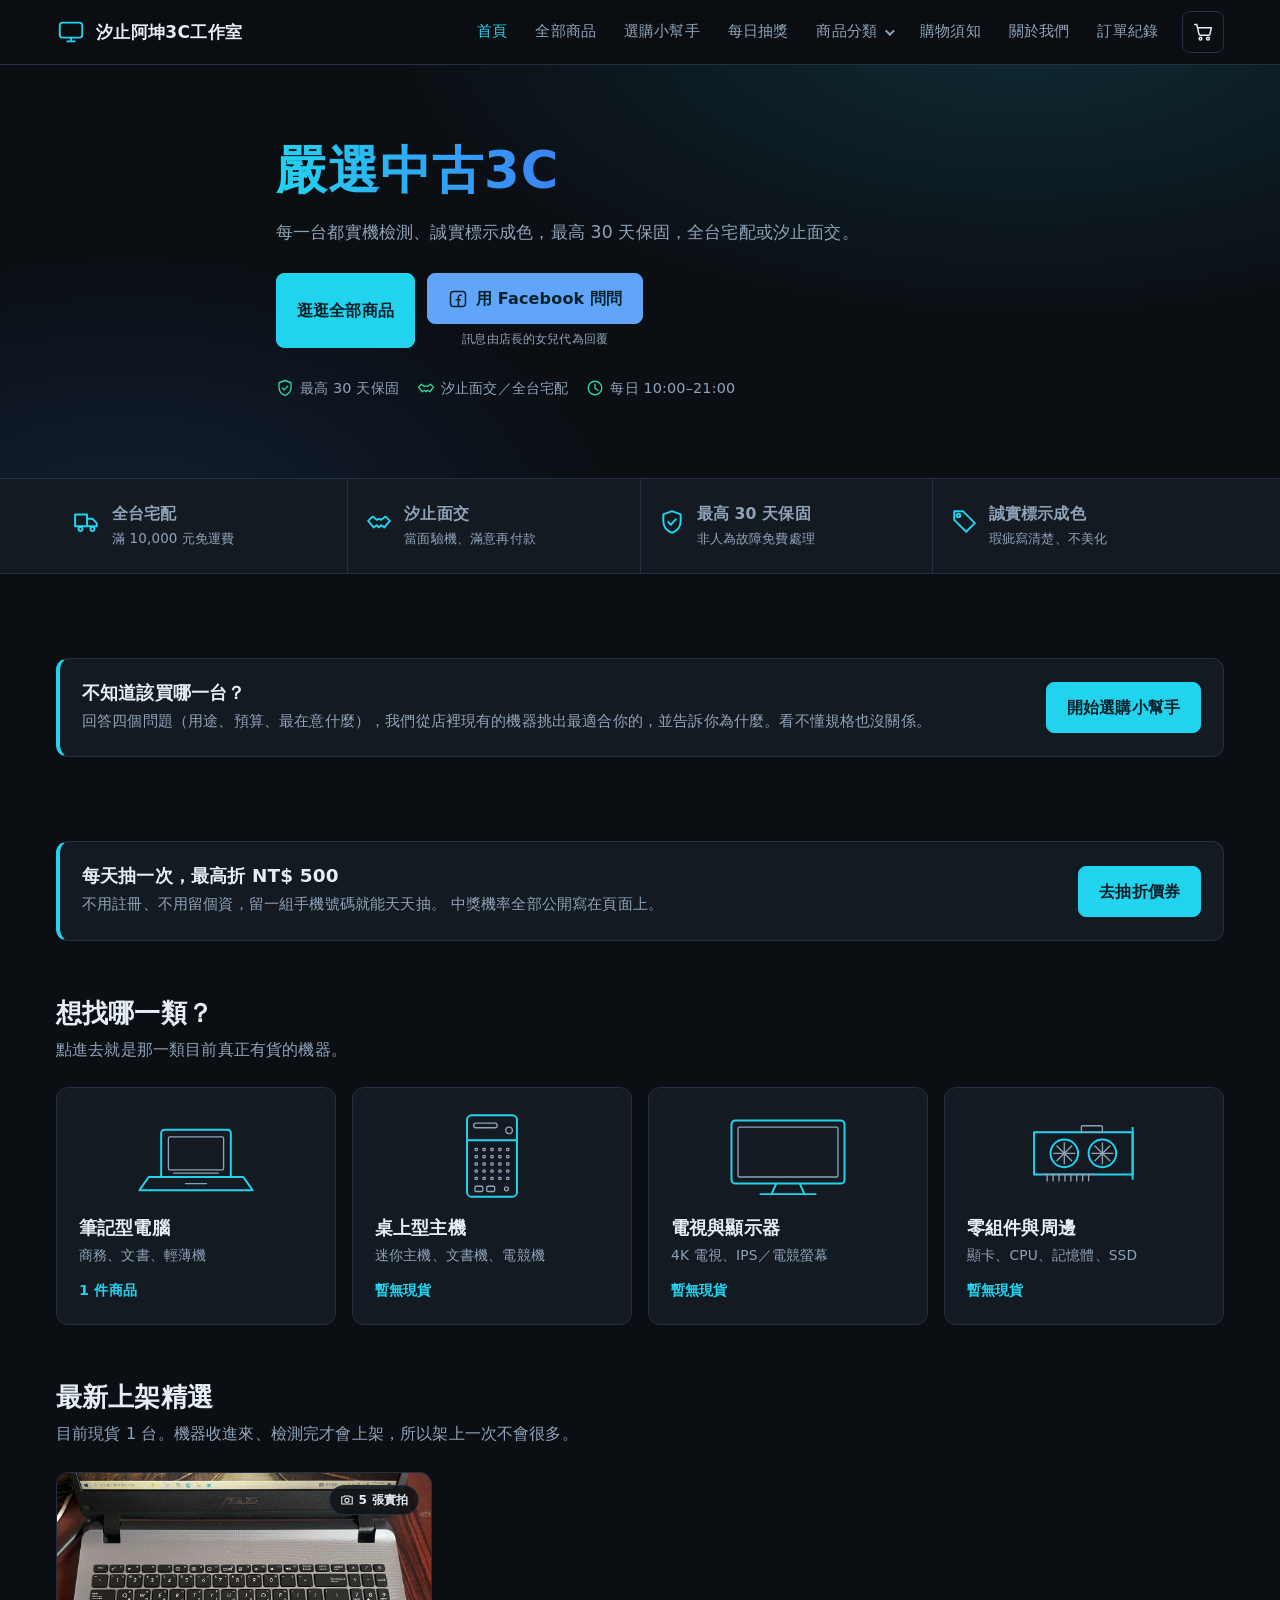
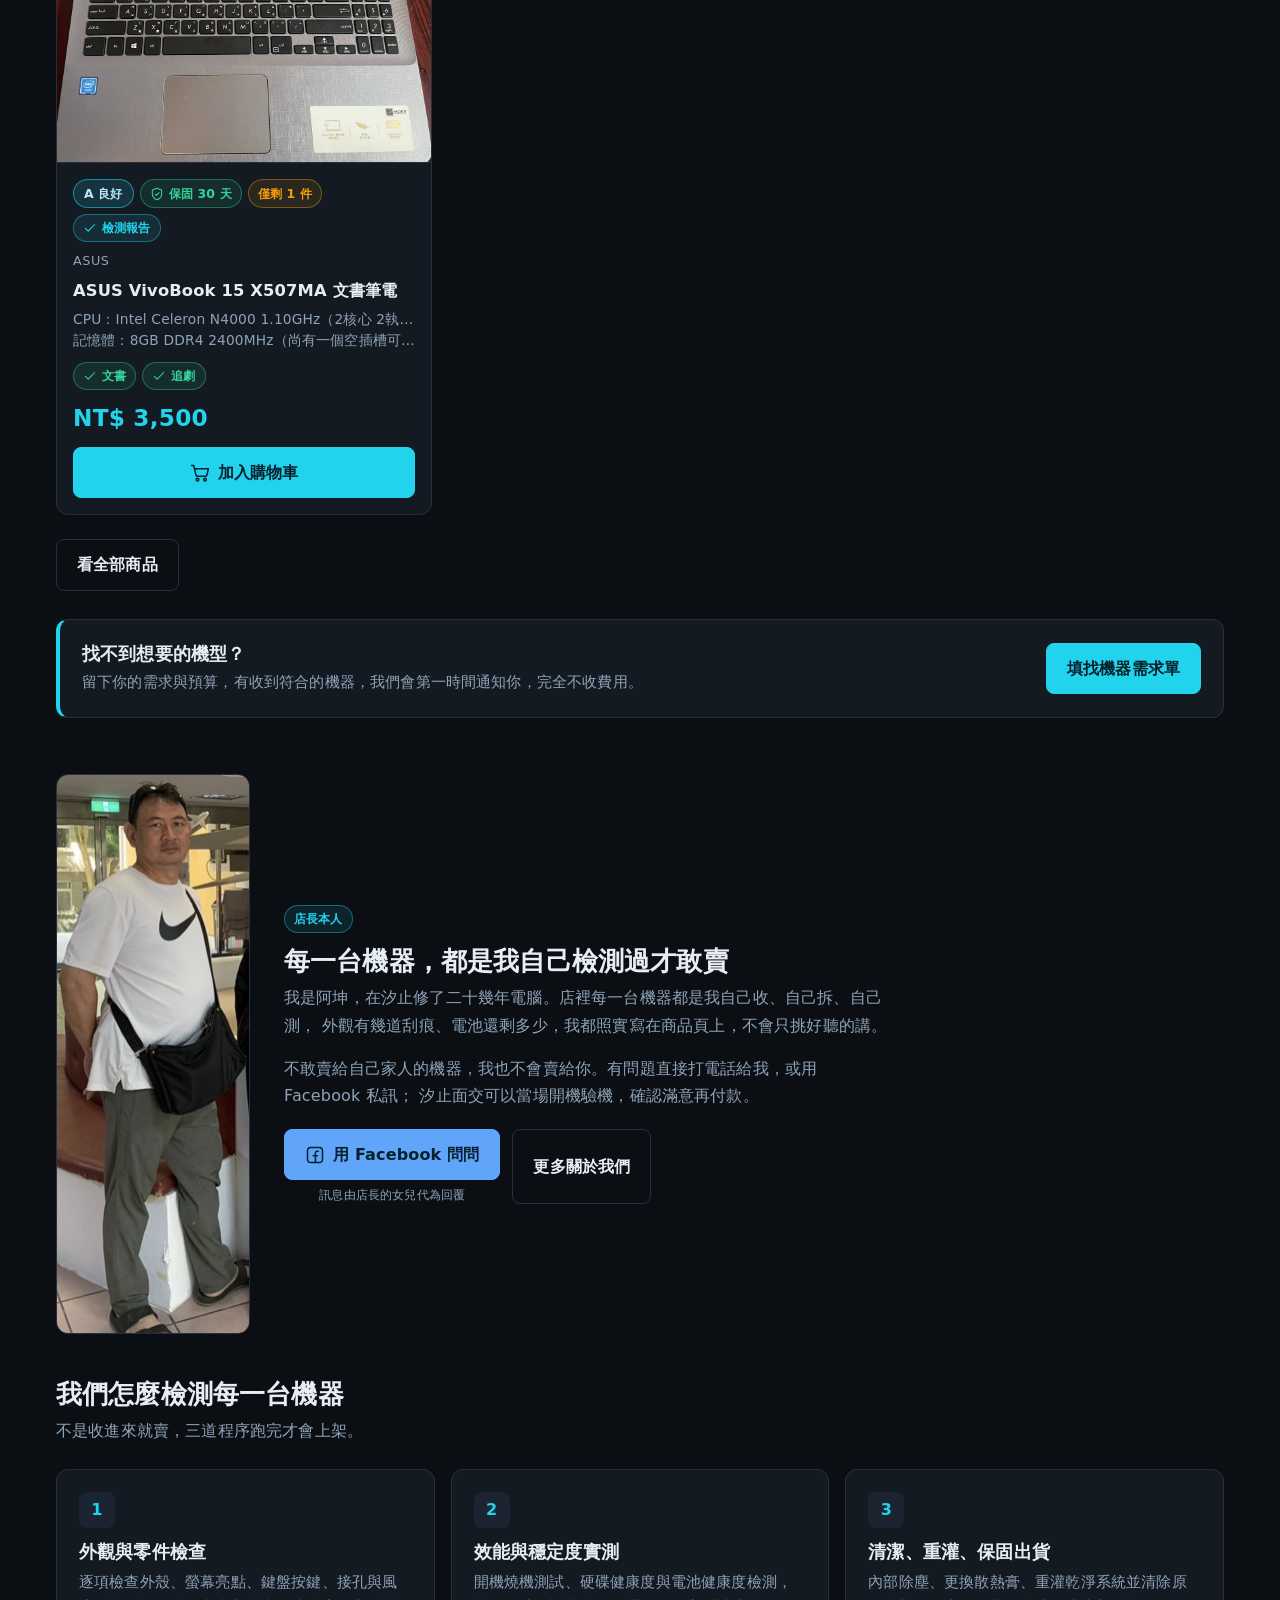
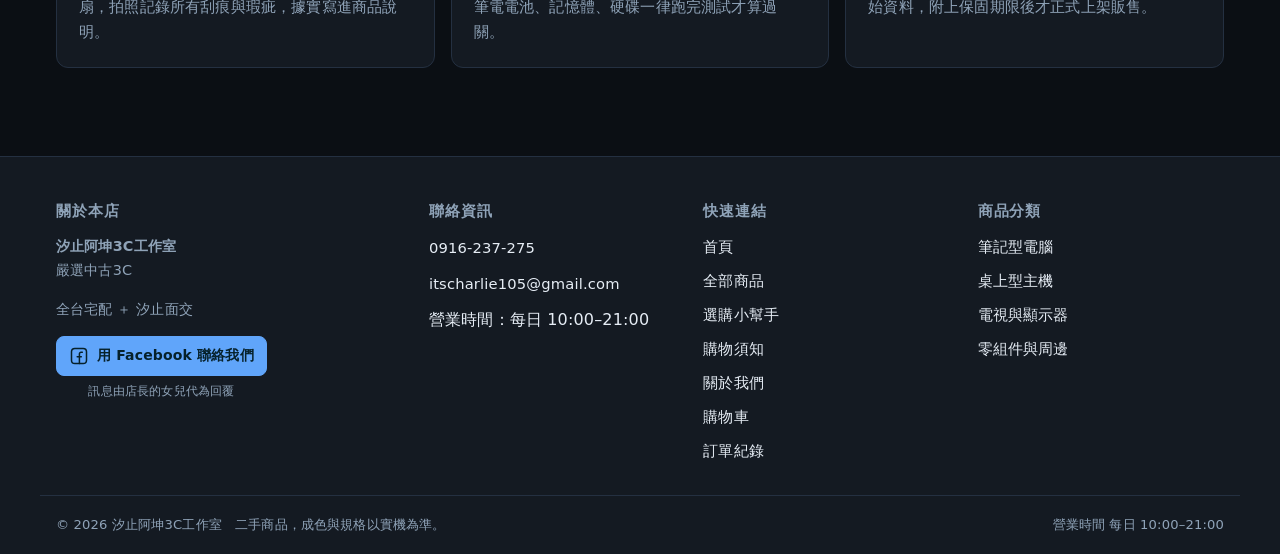
<file: index.html>
<!DOCTYPE html>
<html lang="zh-Hant-TW">
<head>
<meta charset="utf-8">
<meta name="viewport" content="width=device-width, initial-scale=1">
<meta http-equiv="Content-Security-Policy" content="default-src 'none'; script-src 'self'; style-src 'self' 'unsafe-inline'; img-src 'self' data:; font-src 'self'; connect-src 'none'; form-action 'none'; base-uri 'none'">
<title>汐止阿坤3C工作室｜嚴選中古3C・二手筆電電視專賣</title>
<meta name="description" content="汐止在地中古3C專賣，二手筆電、桌上型主機、4K電視與顯示器、顯卡記憶體等零組件。每台實機檢測、誠實標示成色，最高30天保固，全台宅配或汐止面交。">
<!-- 分享到 Facebook／LINE 時顯示的預覽卡（換網域或改店名時，這幾行要一起改） -->
<meta property="og:type" content="website">
<meta property="og:site_name" content="汐止阿坤3C工作室">
<meta property="og:locale" content="zh_TW">
<meta property="og:url" content="https://itscharlie105-dotcom.github.io/kun3c/">
<meta property="og:title" content="汐止阿坤3C工作室｜嚴選中古3C・二手筆電電視專賣">
<meta property="og:description" content="汐止在地中古3C專賣，二手筆電、桌上型主機、4K電視與顯示器、顯卡記憶體等零組件。每台實機檢測、誠實標示成色，最高30天保固，全台宅配或汐止面交。">
<meta property="og:image" content="https://itscharlie105-dotcom.github.io/kun3c/images/share.jpg">
<meta property="og:image:width" content="1200">
<meta property="og:image:height" content="630">
<meta property="og:image:alt" content="汐止阿坤3C工作室：嚴選中古3C，每一台都實機檢測">
<meta name="twitter:card" content="summary_large_image">
<link rel="canonical" href="https://itscharlie105-dotcom.github.io/kun3c/">

<link rel="icon" href="data:image/svg+xml,%3Csvg%20xmlns='http://www.w3.org/2000/svg'%20viewBox='0%200%2032%2032'%3E%3Crect%20width='32'%20height='32'%20rx='7'%20fill='%230B0F14'/%3E%3Crect%20x='6'%20y='9'%20width='20'%20height='13'%20rx='2'%20fill='none'%20stroke='%2322D3EE'%20stroke-width='2'/%3E%3Cpath%20d='M12%2026h8'%20stroke='%2322D3EE'%20stroke-width='2'%20stroke-linecap='round'/%3E%3C/svg%3E">
<link rel="stylesheet" href="css/style.css">
</head>
<body data-page="home">
<a class="sr-only" href="#main">跳到主要內容</a>
<header class="site-header" id="site-header"></header>

<main id="main">

  <!-- 主視覺 -->
  <section class="hero">
    <div class="wrap hero-inner">
      <h1><span class="grad" data-cfg="slogan">嚴選中古3C</span></h1>
      <p class="hero-sub" data-cfg="subSlogan"></p>
      <div class="hero-actions">
        <a class="btn btn-primary" href="products.html">逛逛全部商品</a>
        <a class="btn btn-contact" data-line="用 {管道} 問問"></a>
      </div>
      <p class="hero-meta">
        <span><span data-icon="shield"></span>最高 30 天保固</span>
        <span><span data-icon="handshake"></span>汐止面交／全台宅配</span>
        <span><span data-icon="clock"></span><span data-cfg="hours"></span></span>
      </p>
    </div>
  </section>

  <!-- 信任條 -->
  <section class="trust-bar" aria-label="服務保證">
    <div class="wrap">
      <div class="trust-grid">
        <div class="trust-item"><span data-icon="truck"></span>
          <span><strong>全台宅配</strong><span>滿 10,000 元免運費</span></span></div>
        <div class="trust-item"><span data-icon="handshake"></span>
          <span><strong>汐止面交</strong><span>當面驗機、滿意再付款</span></span></div>
        <div class="trust-item"><span data-icon="shield"></span>
          <span><strong>最高 30 天保固</strong><span>非人為故障免費處理</span></span></div>
        <div class="trust-item"><span data-icon="tag"></span>
          <span><strong>誠實標示成色</strong><span>瑕疵寫清楚、不美化</span></span></div>
      </div>
    </div>
  </section>

  <!-- 選購小幫手入口 -->
  <section class="section" style="padding-bottom:0">
    <div class="wrap">
      <div class="cta-band">
        <div>
          <h3>不知道該買哪一台？</h3>
          <p>回答四個問題（用途、預算、最在意什麼），我們從店裡現有的機器挑出最適合你的，並告訴你為什麼。看不懂規格也沒關係。</p>
        </div>
        <a class="btn btn-primary" href="helper.html">開始選購小幫手</a>
      </div>
    </div>
  </section>

  <!-- 每日抽獎入口（活動關閉時由 app.js 自動隱藏） -->
  <section class="section" style="padding-bottom:0" id="home-lucky" hidden>
    <div class="wrap">
      <div class="cta-band cta-band--lucky">
        <div>
          <h3 id="home-lucky-title">每天抽一次，最高折 500 元</h3>
          <p id="home-lucky-text">不用註冊、不用留個資，留一組手機號碼就能天天抽。
            中獎機率全部公開寫在頁面上。</p>
        </div>
        <a class="btn btn-primary" href="lucky.html" id="home-lucky-btn">去抽折價券</a>
      </div>
    </div>
  </section>

  <!-- 四大分類 -->
  <section class="section">
    <div class="wrap">
      <div class="section-head">
        <h2 class="section-title">想找哪一類？</h2>
        <p>點進去就是那一類目前真正有貨的機器。</p>
      </div>
      <div class="cat-grid" id="cat-grid"></div>
    </div>
  </section>

  <!-- 精選商品 -->
  <section class="section" style="padding-top:0">
    <div class="wrap">
      <div class="section-head">
        <h2 class="section-title">最新上架精選</h2>
        <p id="featured-note">每一台都實機檢測過，售出即下架，手刀要快。</p>
      </div>
      <div class="product-grid" id="featured-grid"></div>
      <p style="margin-top:24px"><a class="btn btn-ghost" href="products.html">看全部商品</a></p>

      <div class="cta-band">
        <div>
          <h3>找不到想要的機型？</h3>
          <p>留下你的需求與預算，有收到符合的機器，我們會第一時間通知你，完全不收費用。</p>
        </div>
        <a class="btn btn-primary" href="about.html#wanted">填找機器需求單</a>
      </div>
    </div>
  </section>

  <!-- 店長本人 ＋ 檢測流程 -->
  <section class="section" style="padding-top:0">
    <div class="wrap">

      <div class="owner-grid">
        <figure class="owner-photo">
          <img src="images/owner.jpg" alt="店長阿坤站在店裡的全身照片"
               width="388" height="1120" loading="lazy">
        </figure>
        <div class="owner-text">
          <span class="tag tag-accent">店長本人</span>
          <h2 class="section-title">每一台機器，都是我自己檢測過才敢賣</h2>
          <p>我是阿坤，在汐止修了二十幾年電腦。店裡每一台機器都是我自己收、自己拆、自己測，
            外觀有幾道刮痕、電池還剩多少，我都照實寫在商品頁上，不會只挑好聽的講。</p>
          <p>不敢賣給自己家人的機器，我也不會賣給你。有問題直接打電話給我，或用
            <span data-cfg="contactChannel">Facebook</span> 私訊；
            汐止面交可以當場開機驗機，確認滿意再付款。</p>
          <div class="hero-actions">
            <a class="btn btn-contact" data-line="用 {管道} 問問"></a>
            <a class="btn btn-ghost" href="about.html">更多關於我們</a>
          </div>
        </div>
      </div>

      <div class="section-head" style="margin-top:44px">
        <h3 class="section-title">我們怎麼檢測每一台機器</h3>
        <p>不是收進來就賣，三道程序跑完才會上架。</p>
      </div>
      <div class="step-grid">
        <article class="card step">
          <span class="step-no">1</span>
          <h3>外觀與零件檢查</h3>
          <p>逐項檢查外殼、螢幕亮點、鍵盤按鍵、接孔與風扇，拍照記錄所有刮痕與瑕疵，據實寫進商品說明。</p>
        </article>
        <article class="card step">
          <span class="step-no">2</span>
          <h3>效能與穩定度實測</h3>
          <p>開機燒機測試、硬碟健康度與電池健康度檢測，筆電電池、記憶體、硬碟一律跑完測試才算過關。</p>
        </article>
        <article class="card step">
          <span class="step-no">3</span>
          <h3>清潔、重灌、保固出貨</h3>
          <p>內部除塵、更換散熱膏、重灌乾淨系統並清除原始資料，附上保固期限後才正式上架販售。</p>
        </article>
      </div>
    </div>
  </section>

</main>

<footer class="site-footer" id="site-footer"></footer>
<script src="js/config.js"></script>
<script src="js/products.js"></script>
<script src="js/svg.js"></script>
<script src="js/fit.js"></script>
<script src="js/inspect.js"></script>
<script src="js/lucky.js"></script>
<script src="js/app.js"></script>
</body>
</html>
</file>
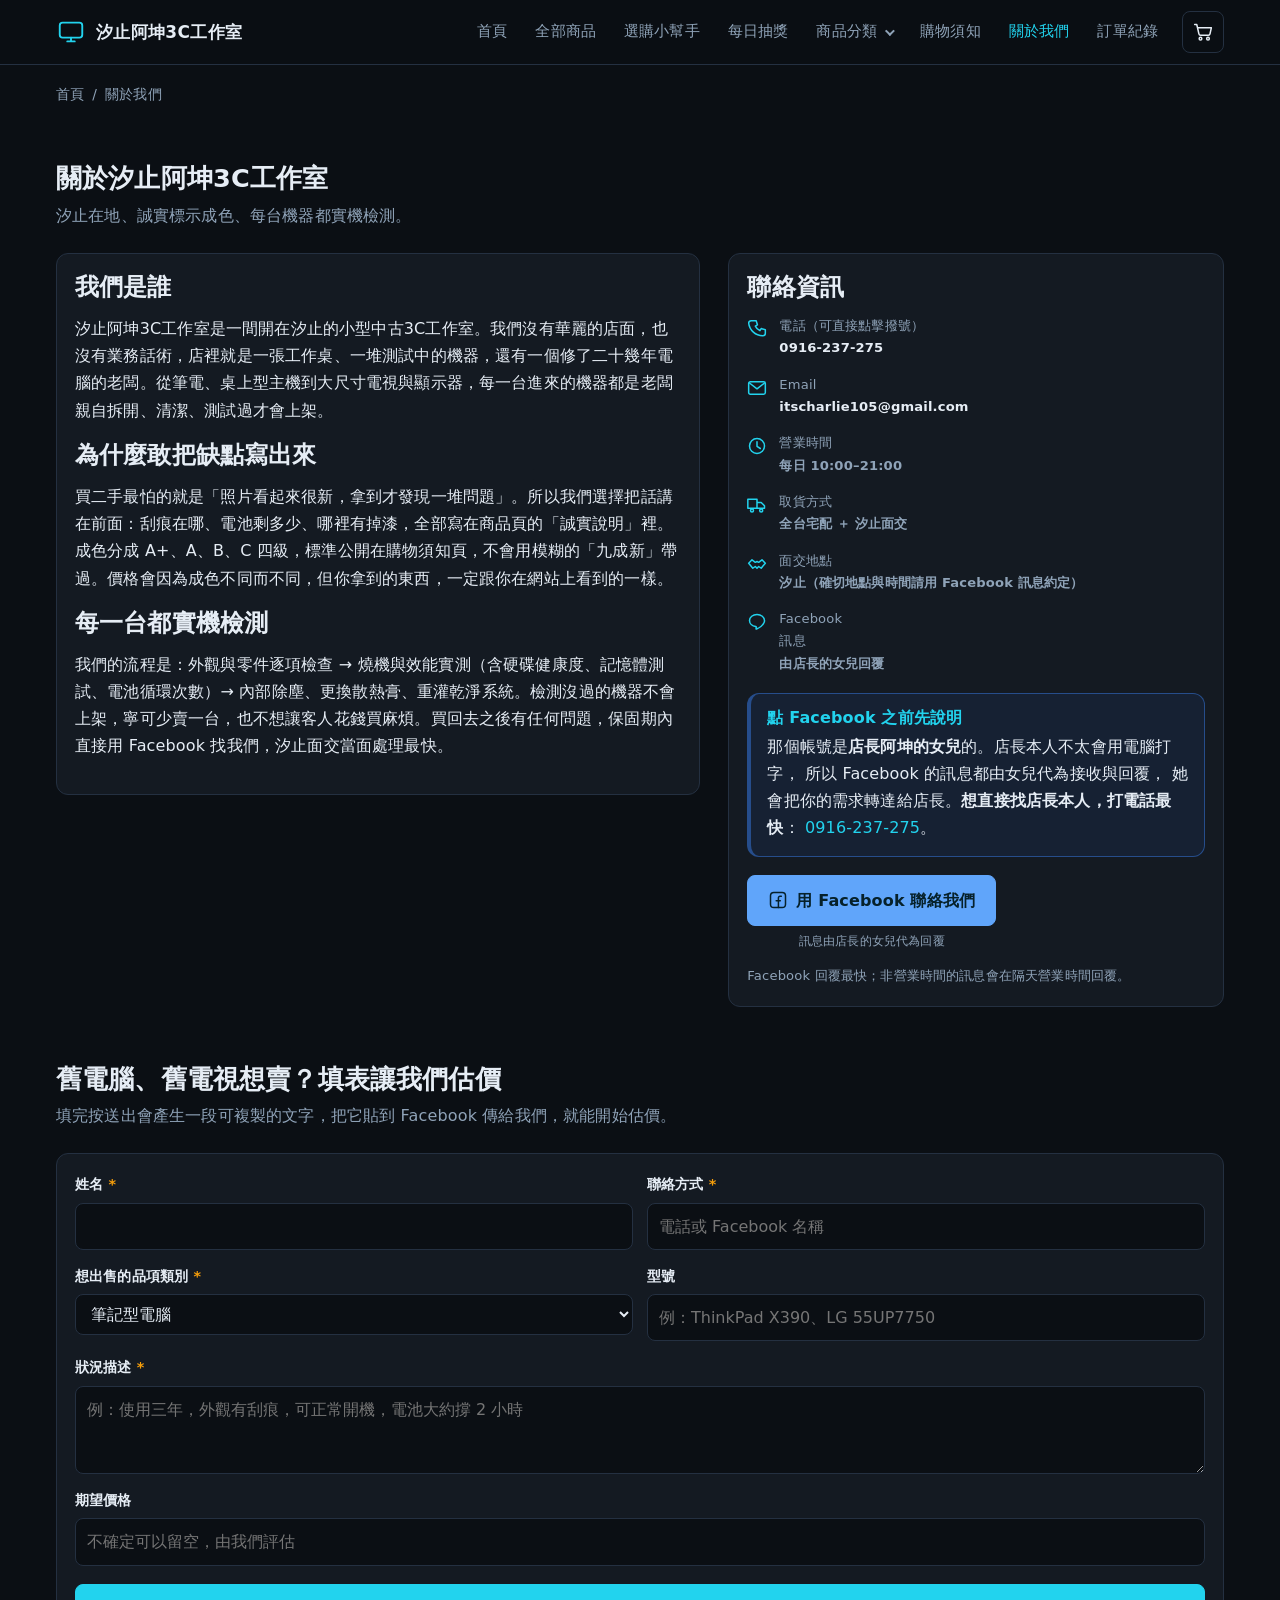
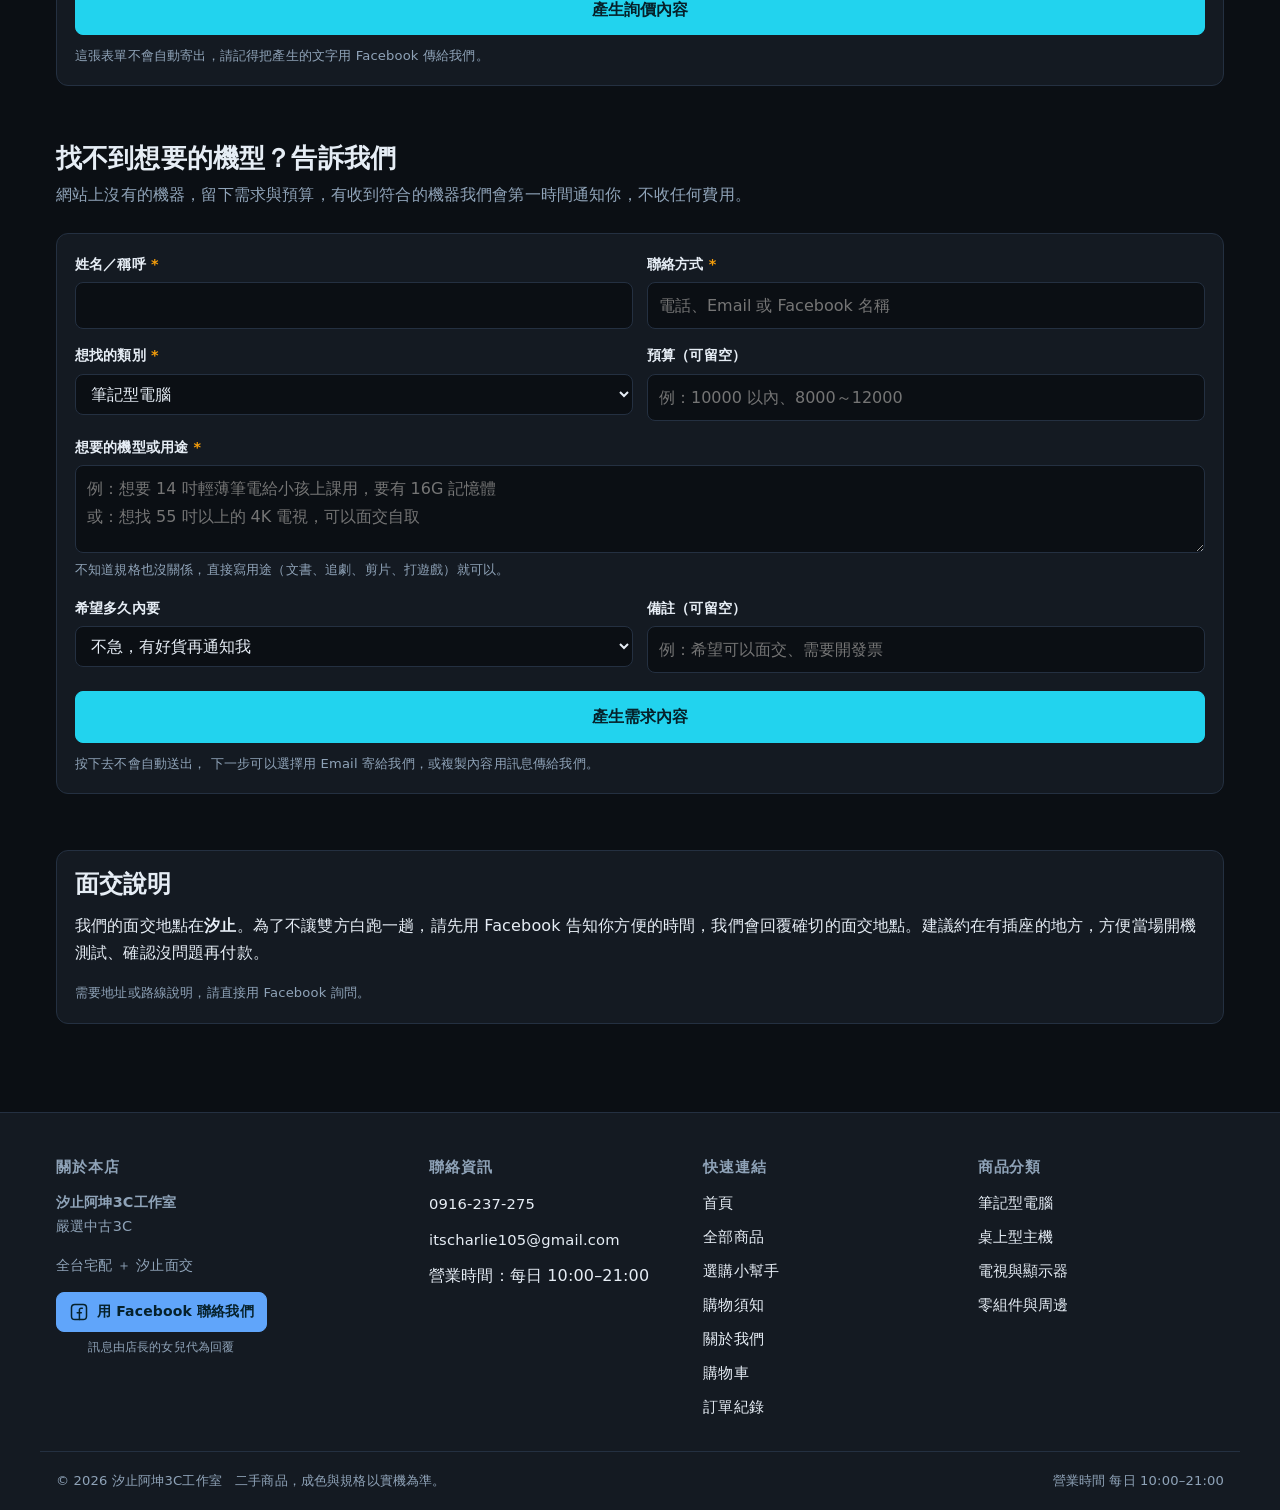
<file: about.html>
<!DOCTYPE html>
<html lang="zh-Hant-TW">
<head>
<meta charset="utf-8">
<meta name="viewport" content="width=device-width, initial-scale=1">
<meta http-equiv="Content-Security-Policy" content="default-src 'none'; script-src 'self'; style-src 'self' 'unsafe-inline'; img-src 'self' data:; font-src 'self'; connect-src 'none'; form-action 'none'; base-uri 'none'">
<title>關於我們與聯絡方式｜汐止阿坤3C工作室</title>
<meta name="description" content="汐止在地的中古3C工作室，每台機器實機檢測、誠實標示成色。提供電話、Email、Facebook 聯絡方式與二手電腦電視收購詢價表單。">
<!-- 分享到 Facebook／LINE 時顯示的預覽卡（換網域或改店名時，這幾行要一起改） -->
<meta property="og:type" content="website">
<meta property="og:site_name" content="汐止阿坤3C工作室">
<meta property="og:locale" content="zh_TW">
<meta property="og:url" content="https://itscharlie105-dotcom.github.io/kun3c/about.html">
<meta property="og:title" content="關於我們與聯絡方式｜汐止阿坤3C工作室">
<meta property="og:description" content="汐止在地的中古3C工作室，每台機器實機檢測、誠實標示成色。提供電話、Email、Facebook 聯絡方式與二手電腦電視收購詢價表單。">
<meta property="og:image" content="https://itscharlie105-dotcom.github.io/kun3c/images/share.jpg">
<meta property="og:image:width" content="1200">
<meta property="og:image:height" content="630">
<meta property="og:image:alt" content="汐止阿坤3C工作室：嚴選中古3C，每一台都實機檢測">
<meta name="twitter:card" content="summary_large_image">
<link rel="canonical" href="https://itscharlie105-dotcom.github.io/kun3c/about.html">

<link rel="icon" href="data:image/svg+xml,%3Csvg%20xmlns='http://www.w3.org/2000/svg'%20viewBox='0%200%2032%2032'%3E%3Crect%20width='32'%20height='32'%20rx='7'%20fill='%230B0F14'/%3E%3Crect%20x='6'%20y='9'%20width='20'%20height='13'%20rx='2'%20fill='none'%20stroke='%2322D3EE'%20stroke-width='2'/%3E%3Cpath%20d='M12%2026h8'%20stroke='%2322D3EE'%20stroke-width='2'%20stroke-linecap='round'/%3E%3C/svg%3E">
<link rel="stylesheet" href="css/style.css">
</head>
<body data-title="關於我們與聯絡方式" data-page="about">
<a class="sr-only" href="#main">跳到主要內容</a>
<header class="site-header" id="site-header"></header>

<main id="main">
  <div class="wrap">
    <nav class="crumb" aria-label="麵包屑">
      <a href="index.html">首頁</a><span>/</span><span>關於我們</span>
    </nav>

    <div class="section">
      <div class="section-head">
        <h1 class="section-title">關於<span data-cfg="storeName"></span></h1>
        <p>汐止在地、誠實標示成色、每台機器都實機檢測。</p>
      </div>

      <div class="about-layout">
        <article class="panel panel-pad">
          <h2>我們是誰</h2>
          <p>汐止阿坤3C工作室是一間開在汐止的小型中古3C工作室。我們沒有華麗的店面，也沒有業務話術，店裡就是一張工作桌、一堆測試中的機器，還有一個修了二十幾年電腦的老闆。從筆電、桌上型主機到大尺寸電視與顯示器，每一台進來的機器都是老闆親自拆開、清潔、測試過才會上架。</p>
          <h2>為什麼敢把缺點寫出來</h2>
          <p>買二手最怕的就是「照片看起來很新，拿到才發現一堆問題」。所以我們選擇把話講在前面：刮痕在哪、電池剩多少、哪裡有掉漆，全部寫在商品頁的「誠實說明」裡。成色分成 A+、A、B、C 四級，標準公開在購物須知頁，不會用模糊的「九成新」帶過。價格會因為成色不同而不同，但你拿到的東西，一定跟你在網站上看到的一樣。</p>
          <h2>每一台都實機檢測</h2>
          <p>我們的流程是：外觀與零件逐項檢查 → 燒機與效能實測（含硬碟健康度、記憶體測試、電池循環次數）→ 內部除塵、更換散熱膏、重灌乾淨系統。檢測沒過的機器不會上架，寧可少賣一台，也不想讓客人花錢買麻煩。買回去之後有任何問題，保固期內直接用 <span data-cfg="contactChannel">Facebook</span> 找我們，汐止面交當面處理最快。</p>
        </article>

        <aside class="panel panel-pad" aria-label="聯絡資訊">
          <h2>聯絡資訊</h2>
          <ul class="info-list">
            <li><span data-icon="phone"></span>
              <span><span>電話（可直接點擊撥號）</span><strong><a data-cfg-tel href="#">—</a></strong></span></li>
            <li><span data-icon="mail"></span>
              <span><span>Email</span><strong><a data-cfg-mail href="#">—</a></strong></span></li>
            <li><span data-icon="clock"></span>
              <span><span>營業時間</span><strong data-cfg="hours"></strong></span></li>
            <li><span data-icon="truck"></span>
              <span><span>取貨方式</span><strong data-cfg="delivery"></strong></span></li>
            <li><span data-icon="handshake"></span>
              <span><span>面交地點</span><strong data-cfg="meetupArea"></strong></span></li>
            <li><span data-icon="line"></span>
              <span><span><span data-cfg="contactChannel">Facebook</span> 訊息</span>
                <strong>由店長的女兒回覆</strong></span></li>
          </ul>
          <div class="notes-box" style="border-left-color:var(--accent-2);border-color:rgba(59,130,246,.45);background:rgba(59,130,246,.08)">
            <h3 style="color:var(--accent)">點 <span data-cfg="contactChannel">Facebook</span> 之前先說明</h3>
            <p style="margin-bottom:0">那個帳號是<strong>店長阿坤的女兒</strong>的。店長本人不太會用電腦打字，
              所以 <span data-cfg="contactChannel">Facebook</span> 的訊息都由女兒代為接收與回覆，
              她會把你的需求轉達給店長。<strong>想直接找店長本人，打電話最快</strong>：
              <a data-cfg-tel href="#">—</a>。</p>
          </div>
          <p style="margin-top:18px"><a class="btn btn-contact btn-block" data-line="用 {管道} 聯絡我們"></a></p>
          <p class="hint"><span data-cfg="contactChannel">Facebook</span> 回覆最快；非營業時間的訊息會在隔天營業時間回覆。</p>
        </aside>
      </div>
    </div>

    <!-- 收購詢價 -->
    <section class="section" id="contact-form" style="padding-top:0">
      <div class="section-head">
        <h2 class="section-title">舊電腦、舊電視想賣？填表讓我們估價</h2>
        <p>填完按送出會產生一段可複製的文字，把它貼到 <span data-cfg="contactChannel">Facebook</span> 傳給我們，就能開始估價。</p>
      </div>

      <div class="panel panel-pad">
        <form id="quote-form" novalidate>
          <div class="form-grid">
            <div class="field">
              <label for="q-name">姓名 <span class="req" aria-hidden="true">*</span></label>
              <input class="input" type="text" id="q-name" name="q-name" autocomplete="name"
                     data-rules="required" aria-describedby="err-q-name">
              <p class="field-error" id="err-q-name" role="alert"></p>
            </div>
            <div class="field">
              <label for="q-contact">聯絡方式 <span class="req" aria-hidden="true">*</span></label>
              <input class="input" type="text" id="q-contact" name="q-contact"
                     placeholder="電話或 Facebook 名稱" data-rules="required" aria-describedby="err-q-contact">
              <p class="field-error" id="err-q-contact" role="alert"></p>
            </div>
            <div class="field">
              <label for="q-category">想出售的品項類別 <span class="req" aria-hidden="true">*</span></label>
              <select class="input" id="q-category" name="q-category" data-rules="required"
                      aria-describedby="err-q-category">
                <option value="筆記型電腦">筆記型電腦</option>
                <option value="桌上型主機">桌上型主機</option>
                <option value="電視與顯示器">電視與顯示器</option>
                <option value="零組件與周邊">零組件與周邊</option>
                <option value="其他">其他（請在狀況描述說明）</option>
              </select>
              <p class="field-error" id="err-q-category" role="alert"></p>
            </div>
            <div class="field">
              <label for="q-model">型號</label>
              <input class="input" type="text" id="q-model" name="q-model"
                     placeholder="例：ThinkPad X390、LG 55UP7750">
            </div>
            <div class="field field--full">
              <label for="q-desc">狀況描述 <span class="req" aria-hidden="true">*</span></label>
              <textarea class="input" id="q-desc" name="q-desc" data-rules="required"
                        aria-describedby="err-q-desc"
                        placeholder="例：使用三年，外觀有刮痕，可正常開機，電池大約撐 2 小時"></textarea>
              <p class="field-error" id="err-q-desc" role="alert"></p>
            </div>
            <div class="field field--full">
              <label for="q-price">期望價格</label>
              <input class="input" type="text" id="q-price" name="q-price"
                     placeholder="不確定可以留空，由我們評估">
            </div>
          </div>
          <button class="btn btn-primary btn-block" type="submit" style="margin-top:18px">
            產生詢價內容
          </button>
          <p class="hint" style="margin-top:10px">這張表單不會自動寄出，請記得把產生的文字用 <span data-cfg="contactChannel">Facebook</span> 傳給我們。</p>
        </form>

        <!-- 送出後的結果 -->
        <div id="quote-done" hidden>
          <h3>詢價內容已產生</h3>
          <label class="sr-only" for="quote-text">詢價內容</label>
          <textarea class="order-text" id="quote-text" readonly></textarea>
          <div class="order-actions">
            <a class="btn btn-primary" id="mail-quote" href="#">用 Email 寄給我們</a>
            <button class="btn btn-ghost" type="button" id="copy-quote">複製詢價內容</button>
            <a class="btn btn-contact" data-line="用 {管道} 傳給店家"></a>
          </div>
          <div class="callout">
            <p>三種方式擇一即可：按「用 Email 寄給我們」會自動開啟你的郵件軟體、內容都填好了，按寄出就完成；
              或是複製內容後用 <span data-cfg="contactChannel">Facebook</span> 傳給我們。
              若要面交估價，請在訊息裡一起約時間地點（汐止地區）。</p>
          </div>
        </div>
      </div>
    </section>

    <!-- 找機器需求單 -->
    <section class="section" id="wanted" style="padding-top:0">
      <div class="section-head">
        <h2 class="section-title">找不到想要的機型？告訴我們</h2>
        <p>網站上沒有的機器，留下需求與預算，有收到符合的機器我們會第一時間通知你，不收任何費用。</p>
      </div>

      <div class="panel panel-pad">
        <form id="wanted-form" novalidate>
          <div class="form-grid">
            <div class="field">
              <label for="w-name">姓名／稱呼 <span class="req" aria-hidden="true">*</span></label>
              <input class="input" type="text" id="w-name" name="w-name" autocomplete="name"
                     data-rules="required" aria-describedby="err-w-name">
              <p class="field-error" id="err-w-name" role="alert"></p>
            </div>
            <div class="field">
              <label for="w-contact">聯絡方式 <span class="req" aria-hidden="true">*</span></label>
              <input class="input" type="text" id="w-contact" name="w-contact"
                     placeholder="電話、Email 或 Facebook 名稱"
                     data-rules="required" aria-describedby="err-w-contact">
              <p class="field-error" id="err-w-contact" role="alert"></p>
            </div>

            <div class="field">
              <label for="w-category">想找的類別 <span class="req" aria-hidden="true">*</span></label>
              <select class="input" id="w-category" name="w-category">
                <option value="筆記型電腦">筆記型電腦</option>
                <option value="桌上型主機">桌上型主機</option>
                <option value="電視與顯示器">電視與顯示器</option>
                <option value="零組件與周邊">零組件與周邊</option>
                <option value="還不確定，請推薦">還不確定，請幫我推薦</option>
              </select>
            </div>
            <div class="field">
              <label for="w-budget">預算（可留空）</label>
              <input class="input" type="text" id="w-budget" name="w-budget"
                     placeholder="例：10000 以內、8000～12000">
            </div>

            <div class="field field--full">
              <label for="w-need">想要的機型或用途 <span class="req" aria-hidden="true">*</span></label>
              <textarea class="input" id="w-need" name="w-need" data-rules="required"
                        aria-describedby="err-w-need"
                        placeholder="例：想要 14 吋輕薄筆電給小孩上課用，要有 16G 記憶體&#10;或：想找 55 吋以上的 4K 電視，可以面交自取"></textarea>
              <p class="field-error" id="err-w-need" role="alert"></p>
              <p class="hint">不知道規格也沒關係，直接寫用途（文書、追劇、剪片、打遊戲）就可以。</p>
            </div>

            <div class="field">
              <label for="w-when">希望多久內要</label>
              <select class="input" id="w-when" name="w-when">
                <option value="不急，有好貨再通知我">不急，有好貨再通知我</option>
                <option value="一週內">一週內</option>
                <option value="一個月內">一個月內</option>
              </select>
            </div>
            <div class="field">
              <label for="w-note">備註（可留空）</label>
              <input class="input" type="text" id="w-note" name="w-note"
                     placeholder="例：希望可以面交、需要開發票">
            </div>
          </div>

          <button class="btn btn-primary btn-block" type="submit" style="margin-top:18px">
            產生需求內容
          </button>
          <p class="hint" style="margin-top:10px">按下去不會自動送出，
            下一步可以選擇用 Email 寄給我們，或複製內容用訊息傳給我們。</p>
        </form>

        <!-- 送出後的結果 -->
        <div id="wanted-done" hidden>
          <h3>需求內容已產生</h3>
          <label class="sr-only" for="wanted-text">需求內容</label>
          <textarea class="order-text" id="wanted-text" readonly></textarea>
          <div class="order-actions">
            <a class="btn btn-primary" id="mail-wanted" href="#">用 Email 寄給我們</a>
            <button class="btn btn-ghost" type="button" id="copy-wanted">複製需求內容</button>
            <a class="btn btn-contact" data-line="用 {管道} 傳給店家"></a>
          </div>
          <div class="callout">
            <p>按「用 Email 寄給我們」會開啟你的郵件軟體，收件者與內容都已經填好，按下寄出就完成了。
              沒有設定郵件軟體的話，就複製內容用 <span data-cfg="contactChannel">Facebook</span> 傳給我們。</p>
          </div>
        </div>
      </div>
    </section>

    <!-- 面交說明 -->
    <section class="section" style="padding-top:0">
      <div class="panel panel-pad">
        <h2>面交說明</h2>
        <p>我們的面交地點在<strong>汐止</strong>。為了不讓雙方白跑一趟，請先用 <span data-cfg="contactChannel">Facebook</span> 告知你方便的時間，我們會回覆確切的面交地點。建議約在有插座的地方，方便當場開機測試、確認沒問題再付款。</p>
        <p class="hint">需要地址或路線說明，請直接用 <span data-cfg="contactChannel">Facebook</span> 詢問。</p>
      </div>
    </section>

  </div>
</main>

<footer class="site-footer" id="site-footer"></footer>
<script src="js/config.js"></script>
<script src="js/products.js"></script>
<script src="js/svg.js"></script>
<script src="js/fit.js"></script>
<script src="js/inspect.js"></script>
<script src="js/lucky.js"></script>
<script src="js/app.js"></script>
</body>
</html>
</file>
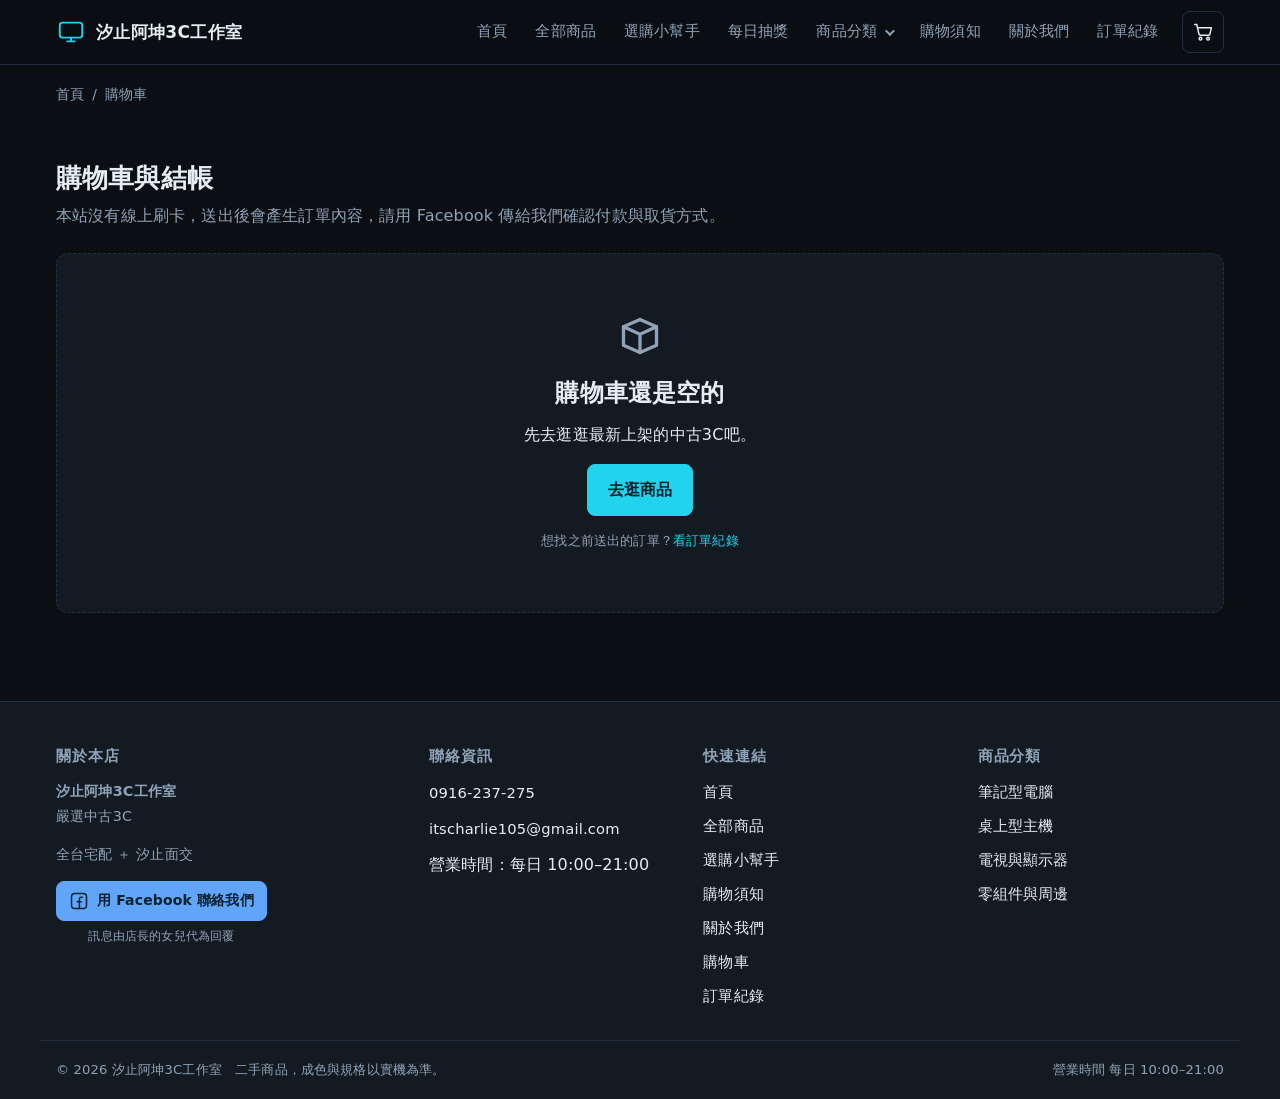
<file: cart.html>
<!DOCTYPE html>
<html lang="zh-Hant-TW">
<head>
<meta charset="utf-8">
<meta name="viewport" content="width=device-width, initial-scale=1">
<meta http-equiv="Content-Security-Policy" content="default-src 'none'; script-src 'self'; style-src 'self' 'unsafe-inline'; img-src 'self' data:; font-src 'self'; connect-src 'none'; form-action 'none'; base-uri 'none'">
<title>購物車與結帳｜汐止阿坤3C工作室</title>
<meta name="description" content="確認購物車商品與數量、選擇宅配或汐止面交，填寫聯絡資料後產生可複製的訂單內容，再用 Facebook 傳給店家完成訂購。">
<!-- 分享到 Facebook／LINE 時顯示的預覽卡（換網域或改店名時，這幾行要一起改） -->
<meta property="og:type" content="website">
<meta property="og:site_name" content="汐止阿坤3C工作室">
<meta property="og:locale" content="zh_TW">
<meta property="og:url" content="https://itscharlie105-dotcom.github.io/kun3c/cart.html">
<meta property="og:title" content="購物車與結帳｜汐止阿坤3C工作室">
<meta property="og:description" content="確認購物車商品與數量、選擇宅配或汐止面交，填寫聯絡資料後產生可複製的訂單內容，再用 Facebook 傳給店家完成訂購。">
<meta property="og:image" content="https://itscharlie105-dotcom.github.io/kun3c/images/share.jpg">
<meta property="og:image:width" content="1200">
<meta property="og:image:height" content="630">
<meta property="og:image:alt" content="汐止阿坤3C工作室：嚴選中古3C，每一台都實機檢測">
<meta name="twitter:card" content="summary_large_image">
<link rel="canonical" href="https://itscharlie105-dotcom.github.io/kun3c/cart.html">

<link rel="icon" href="data:image/svg+xml,%3Csvg%20xmlns='http://www.w3.org/2000/svg'%20viewBox='0%200%2032%2032'%3E%3Crect%20width='32'%20height='32'%20rx='7'%20fill='%230B0F14'/%3E%3Crect%20x='6'%20y='9'%20width='20'%20height='13'%20rx='2'%20fill='none'%20stroke='%2322D3EE'%20stroke-width='2'/%3E%3Cpath%20d='M12%2026h8'%20stroke='%2322D3EE'%20stroke-width='2'%20stroke-linecap='round'/%3E%3C/svg%3E">
<link rel="stylesheet" href="css/style.css">
</head>
<body data-title="購物車與結帳" data-page="cart">
<a class="sr-only" href="#main">跳到主要內容</a>
<header class="site-header" id="site-header"></header>

<main id="main">
  <div class="wrap">
    <nav class="crumb" aria-label="麵包屑">
      <a href="index.html">首頁</a><span>/</span><span>購物車</span>
    </nav>

    <div class="section">
      <div class="section-head">
        <h1 class="section-title">購物車與結帳</h1>
        <p>本站沒有線上刷卡，送出後會產生訂單內容，請用 <span data-cfg="contactChannel">Facebook</span> 傳給我們確認付款與取貨方式。</p>
      </div>

      <!-- 購物車是空的 -->
      <div id="cart-empty" hidden>
        <div class="empty-state">
          <span data-icon="box"></span>
          <h2>購物車還是空的</h2>
          <p>先去逛逛最新上架的中古3C吧。</p>
          <a class="btn btn-primary" href="products.html">去逛商品</a>
          <p class="hint" style="margin-top:14px">想找之前送出的訂單？<a href="orders.html">看訂單紀錄</a></p>
        </div>
      </div>

      <!-- 購物車內容 ＋ 結帳 -->
      <div class="cart-layout" id="cart-main" hidden>
        <div>
          <div class="panel" id="cart-items"></div>

          <form class="panel panel-pad" id="checkout-form" novalidate style="margin-top:20px">
            <h2 class="section-title" style="font-size:1.2rem">填寫訂購資料</h2>
            <div class="form-grid">
              <div class="field">
                <label for="name">姓名 <span class="req" aria-hidden="true">*</span></label>
                <input class="input" type="text" id="name" name="name" autocomplete="name"
                       data-rules="required" aria-describedby="err-name">
                <p class="field-error" id="err-name" role="alert"></p>
              </div>
              <div class="field">
                <label for="phone">電話 <span class="req" aria-hidden="true">*</span></label>
                <input class="input" type="tel" id="phone" name="phone" autocomplete="tel"
                       placeholder="0912-345-678" data-rules="required|phone" aria-describedby="err-phone">
                <p class="field-error" id="err-phone" role="alert"></p>
              </div>
              <div class="field field--full">
                <label for="email">Email <span class="req" aria-hidden="true">*</span></label>
                <input class="input" type="email" id="email" name="email" autocomplete="email"
                       placeholder="abc@gmail.com" data-rules="required|email" aria-describedby="err-email">
                <p class="field-error" id="err-email" role="alert"></p>
              </div>

              <fieldset class="field field--full">
                <legend class="field-legend">取貨方式 <span class="req" aria-hidden="true">*</span></legend>
                <div class="radio-row">
                  <label class="radio-card">
                    <input type="radio" name="method" value="宅配" checked>
                    <span>全台宅配（運費 160 元，滿 10,000 元免運）</span>
                  </label>
                  <label class="radio-card">
                    <input type="radio" name="method" value="面交">
                    <span>汐止面交（免運費）</span>
                  </label>
                </div>
              </fieldset>

              <div class="field field--full" id="field-address">
                <label for="address">宅配地址 <span class="req" aria-hidden="true">*</span></label>
                <input class="input" type="text" id="address" name="address" autocomplete="street-address"
                       placeholder="例：新北市汐止區大同路一段 123 號 5 樓"
                       data-rules="required" aria-describedby="err-address">
                <p class="field-error" id="err-address" role="alert"></p>
              </div>

              <div class="field field--full">
                <label for="note">備註（選填）</label>
                <textarea class="input" id="note" name="note"
                          placeholder="例：希望週六下午面交、想加購記憶體"></textarea>
                <p class="hint">選擇面交者，送出後請用 <span data-cfg="contactChannel">Facebook</span> 與我們約定確切地點與時間。</p>
              </div>
            </div>

            <button class="btn btn-primary btn-block" type="submit" style="margin-top:18px">
              送出訂單並產生訂單內容
            </button>
          </form>
        </div>

        <aside class="panel panel-pad summary" aria-label="結帳摘要">
          <h2 class="section-title" style="font-size:1.15rem">結帳摘要</h2>
          <div class="sum-row"><span>商品總額</span><strong id="sum-subtotal">NT$ 0</strong></div>
          <div class="sum-row"><span>運費</span><strong id="sum-ship">NT$ 0</strong></div>
          <div class="sum-row sum-row--cut" id="sum-coupon-row" hidden>
            <span>折價券<small id="sum-coupon-code"></small></span>
            <strong id="sum-coupon">-NT$ 0</strong>
          </div>
          <div class="sum-total"><span>應付總額</span><span class="price" id="sum-total">NT$ 0</span></div>
          <p class="ship-hint" id="ship-hint"></p>
          <p class="coupon-note" id="coupon-note" hidden></p>
          <p class="hint" style="margin-top:14px">送出後不會自動扣款，我們會在 <span data-cfg="contactChannel">Facebook</span> 回覆付款方式（匯款或面交現金）。</p>
        </aside>
      </div>

      <!-- 訂單成立確認 -->
      <div id="order-done" hidden>
        <div class="order-done">
          <div class="done-mark"><span data-icon="check"></span></div>
          <h2>訂單已成立</h2>
          <p>訂單編號</p>
          <p class="order-no" id="order-no" tabindex="-1">—</p>
          <label class="sr-only" for="order-text">訂單內容</label>
          <textarea class="order-text" id="order-text" readonly></textarea>
          <div class="order-actions">
            <button class="btn btn-primary" type="button" id="copy-order">複製訂單內容</button>
            <a class="btn btn-contact" data-line="用 {管道} 傳給店家"></a>
          </div>
          <div class="callout">
            <p>請把訂單內容貼到 <span data-cfg="contactChannel">Facebook</span> 給我們，我們會回覆付款與取貨方式。</p>
          </div>
          <div class="notes-box" style="text-align:left">
            <h3>⚠️ 防詐騙提醒</h3>
            <p>我們<strong>絕對不會在網站上公布任何匯款帳號</strong>。
              帳號只會在私訊中提供，<strong>匯款前請務必在私訊再確認一次帳號與金額</strong>。</p>
            <p style="margin-bottom:0">如果有人用相似的網站或名稱要你匯款，請先打電話
              <a data-cfg-tel href="#">—</a> 跟我們確認，確認清楚再付款。</p>
          </div>

          <p style="margin-top:18px">
            <a class="btn btn-ghost" href="products.html">繼續購物</a>
            <a class="btn btn-ghost" href="orders.html">查看訂單紀錄</a>
          </p>
        </div>
      </div>

    </div>
  </div>
</main>

<footer class="site-footer" id="site-footer"></footer>
<script src="js/config.js"></script>
<script src="js/products.js"></script>
<script src="js/svg.js"></script>
<script src="js/fit.js"></script>
<script src="js/inspect.js"></script>
<script src="js/lucky.js"></script>
<script src="js/app.js"></script>
</body>
</html>
</file>
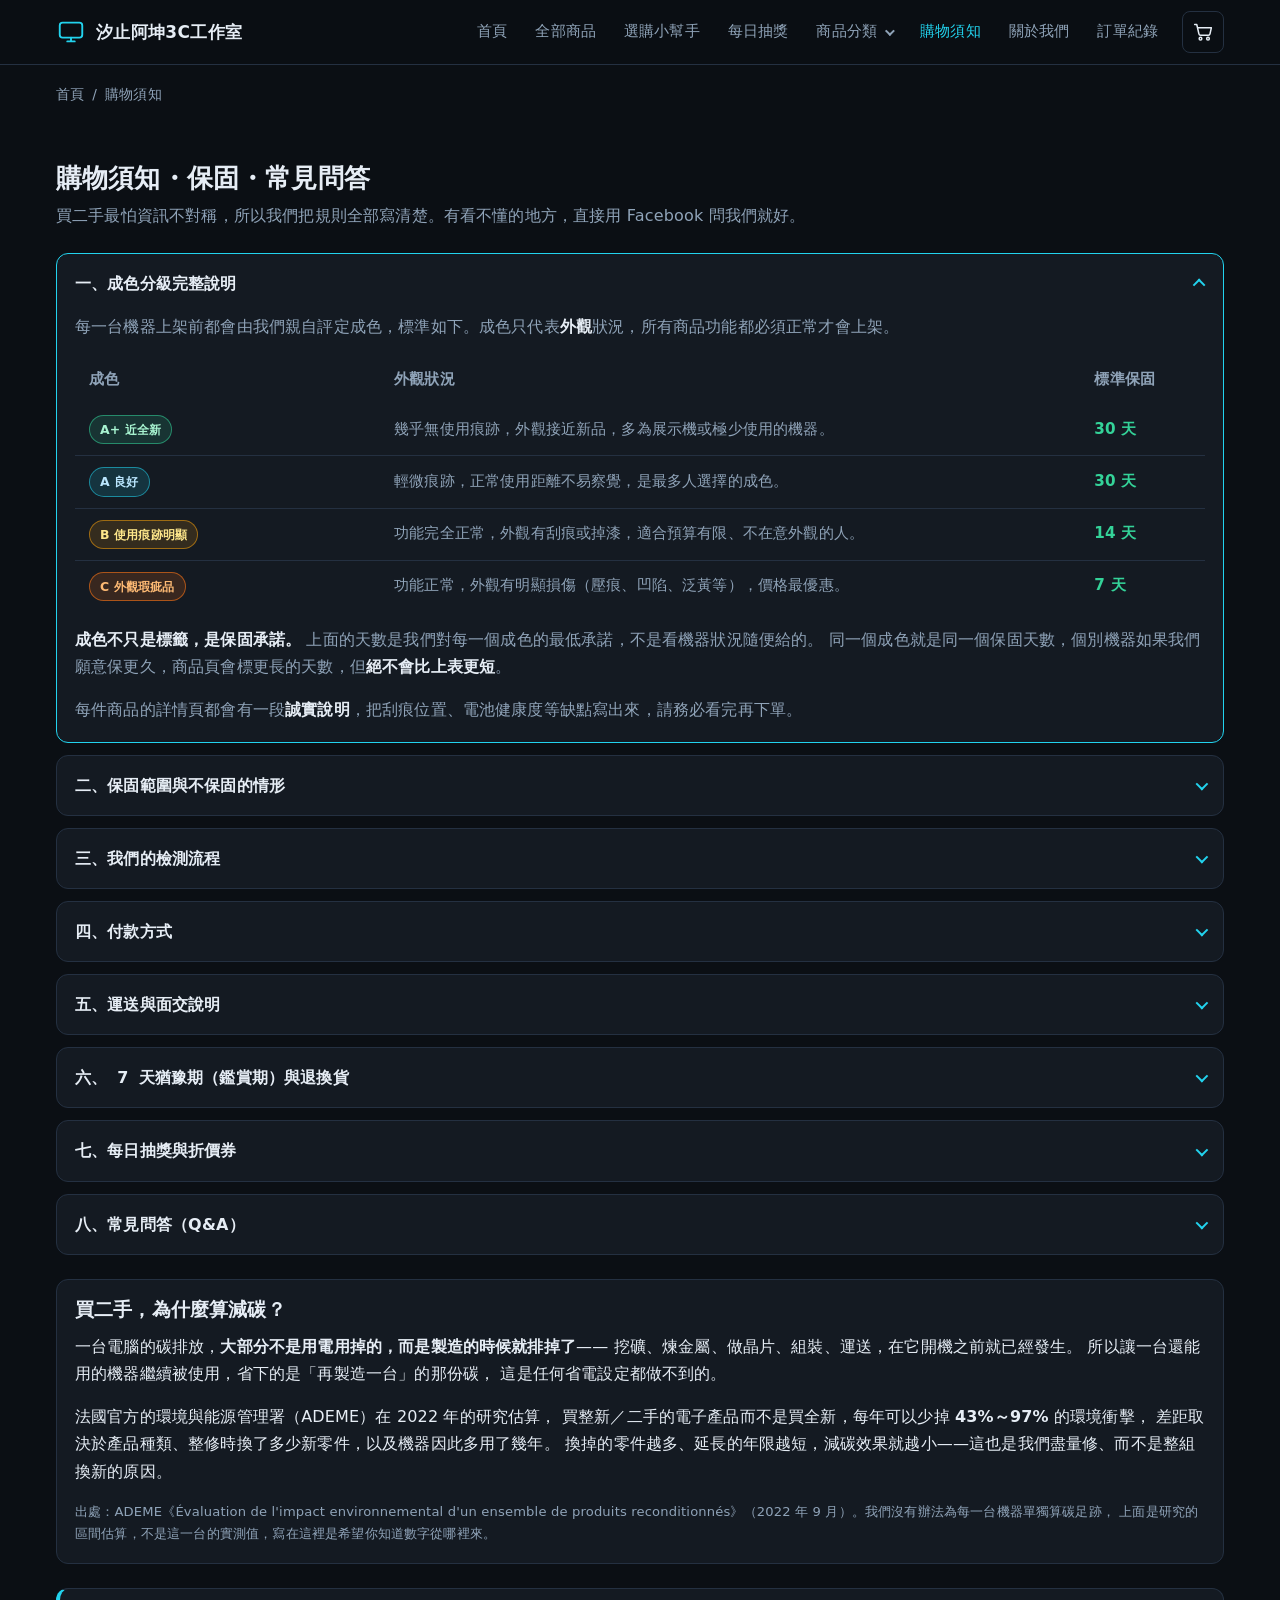
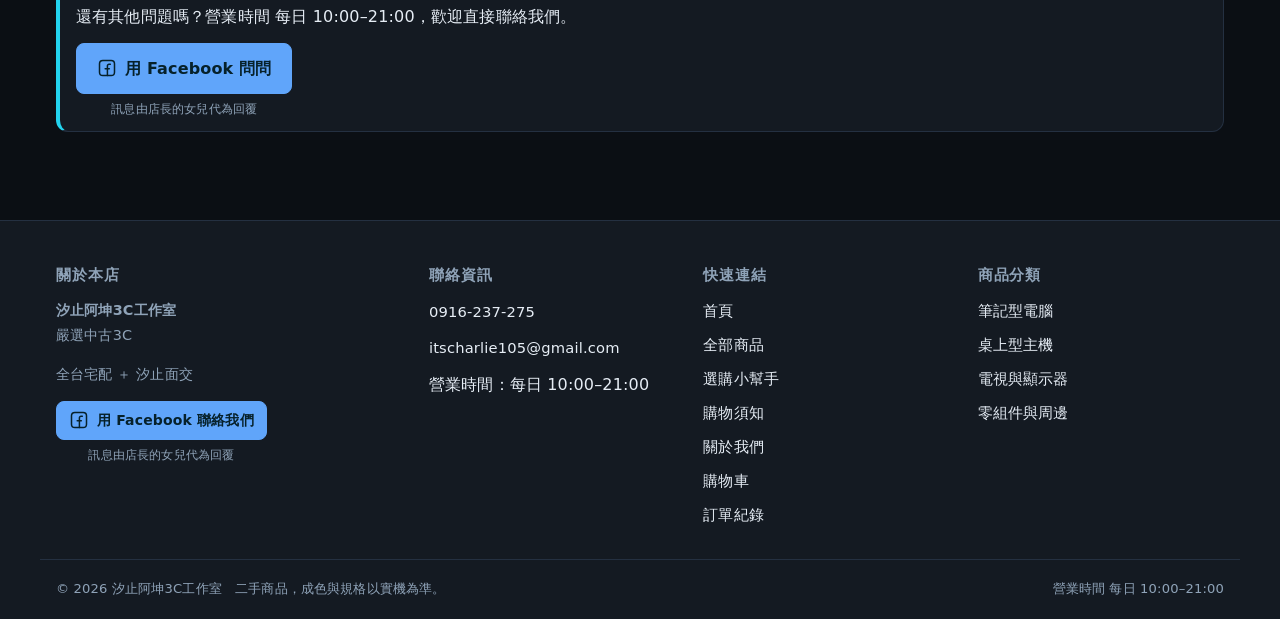
<file: guide.html>
<!DOCTYPE html>
<html lang="zh-Hant-TW">
<head>
<meta charset="utf-8">
<meta name="viewport" content="width=device-width, initial-scale=1">
<meta http-equiv="Content-Security-Policy" content="default-src 'none'; script-src 'self'; style-src 'self' 'unsafe-inline'; img-src 'self' data:; font-src 'self'; connect-src 'none'; form-action 'none'; base-uri 'none'">
<title>購物須知與保固說明｜汐止阿坤3C工作室</title>
<meta name="description" content="中古3C成色分級說明、保固範圍與不保固情形、檢測流程、付款方式、運送與汐止面交說明、7 天猶豫期與退換貨說明與常見問答。">
<!-- 分享到 Facebook／LINE 時顯示的預覽卡（換網域或改店名時，這幾行要一起改） -->
<meta property="og:type" content="website">
<meta property="og:site_name" content="汐止阿坤3C工作室">
<meta property="og:locale" content="zh_TW">
<meta property="og:url" content="https://itscharlie105-dotcom.github.io/kun3c/guide.html">
<meta property="og:title" content="購物須知與保固說明｜汐止阿坤3C工作室">
<meta property="og:description" content="中古3C成色分級說明、保固範圍與不保固情形、檢測流程、付款方式、運送與汐止面交說明、7 天猶豫期與退換貨說明與常見問答。">
<meta property="og:image" content="https://itscharlie105-dotcom.github.io/kun3c/images/share.jpg">
<meta property="og:image:width" content="1200">
<meta property="og:image:height" content="630">
<meta property="og:image:alt" content="汐止阿坤3C工作室：嚴選中古3C，每一台都實機檢測">
<meta name="twitter:card" content="summary_large_image">
<link rel="canonical" href="https://itscharlie105-dotcom.github.io/kun3c/guide.html">

<link rel="icon" href="data:image/svg+xml,%3Csvg%20xmlns='http://www.w3.org/2000/svg'%20viewBox='0%200%2032%2032'%3E%3Crect%20width='32'%20height='32'%20rx='7'%20fill='%230B0F14'/%3E%3Crect%20x='6'%20y='9'%20width='20'%20height='13'%20rx='2'%20fill='none'%20stroke='%2322D3EE'%20stroke-width='2'/%3E%3Cpath%20d='M12%2026h8'%20stroke='%2322D3EE'%20stroke-width='2'%20stroke-linecap='round'/%3E%3C/svg%3E">
<link rel="stylesheet" href="css/style.css">
</head>
<body data-title="購物須知與保固說明" data-page="guide">
<a class="sr-only" href="#main">跳到主要內容</a>
<header class="site-header" id="site-header"></header>

<main id="main">
  <div class="wrap">
    <nav class="crumb" aria-label="麵包屑">
      <a href="index.html">首頁</a><span>/</span><span>購物須知</span>
    </nav>

    <div class="section">
      <div class="section-head">
        <h1 class="section-title">購物須知・保固・常見問答</h1>
        <p>買二手最怕資訊不對稱，所以我們把規則全部寫清楚。有看不懂的地方，直接用 <span data-cfg="contactChannel">Facebook</span> 問我們就好。</p>
      </div>

      <div class="accordion">

        <details class="acc" open>
          <summary>一、成色分級完整說明</summary>
          <div class="acc-body">
            <p>每一台機器上架前都會由我們親自評定成色，標準如下。成色只代表<strong>外觀</strong>狀況，所有商品功能都必須正常才會上架。</p>
            <table class="spec-table cond-table">
              <caption class="sr-only">成色分級與標準保固對照表</caption>
              <thead>
                <tr><th scope="col">成色</th><th scope="col">外觀狀況</th><th scope="col">標準保固</th></tr>
              </thead>
              <tbody>
                <tr><th scope="row"><span class="cond cond-ap">A+ 近全新</span></th>
                    <td>幾乎無使用痕跡，外觀接近新品，多為展示機或極少使用的機器。</td>
                    <td class="cond-warranty">30 天</td></tr>
                <tr><th scope="row"><span class="cond cond-a">A 良好</span></th>
                    <td>輕微痕跡，正常使用距離不易察覺，是最多人選擇的成色。</td>
                    <td class="cond-warranty">30 天</td></tr>
                <tr><th scope="row"><span class="cond cond-b">B 使用痕跡明顯</span></th>
                    <td>功能完全正常，外觀有刮痕或掉漆，適合預算有限、不在意外觀的人。</td>
                    <td class="cond-warranty">14 天</td></tr>
                <tr><th scope="row"><span class="cond cond-c">C 外觀瑕疵品</span></th>
                    <td>功能正常，外觀有明顯損傷（壓痕、凹陷、泛黃等），價格最優惠。</td>
                    <td class="cond-warranty">7 天</td></tr>
              </tbody>
            </table>
            <p style="margin-top:14px"><strong>成色不只是標籤，是保固承諾。</strong>
              上面的天數是我們對每一個成色的最低承諾，不是看機器狀況隨便給的。
              同一個成色就是同一個保固天數，個別機器如果我們願意保更久，商品頁會標更長的天數，但<strong>絕不會比上表更短</strong>。</p>
            <p>每件商品的詳情頁都會有一段<strong>誠實說明</strong>，把刮痕位置、電池健康度等缺點寫出來，請務必看完再下單。</p>
          </div>
        </details>

        <details class="acc" id="warranty">
          <summary>二、保固範圍與不保固的情形</summary>
          <div class="acc-body">
            <p><strong>保固天數由成色決定</strong>：A+ 與 A 成色保固 30 天、B 成色 14 天、C 成色 7 天，
              保固起算日為面交當天或宅配簽收日。商品頁會直接標出這一台的天數，
              標示的天數只會等於或多於上面的標準。</p>
            <p><strong>保固範圍：</strong></p>
            <ul>
              <li>非人為因素造成的硬體故障（無法開機、主機板故障、硬碟損壞等）。</li>
              <li>商品描述不符（例如標示 16GB 實際只有 8GB），可無條件退換。</li>
              <li>保固期內同一問題修不好，可換同等級機器或全額退款。</li>
            </ul>
            <p><strong>不在保固範圍：</strong></p>
            <ul>
              <li>人為摔機、進水、自行拆機、貼紙或保固標籤破損。</li>
              <li>消耗品自然衰退：筆電電池、風扇噪音、面板亮度隨時間下降。</li>
              <li>商品頁已載明的既有瑕疵（例如已寫明的刮痕、掉漆、電池健康度）。</li>
              <li>作業系統、軟體、病毒、個人資料遺失等軟體問題。</li>
            </ul>
            <p>筆電電池屬消耗品，<strong>電池本身不列入保固</strong>，但上架前都會實測健康度並標示在規格中。</p>
          </div>
        </details>

        <details class="acc">
          <summary>三、我們的檢測流程</summary>
          <div class="acc-body">
            <ul>
              <li><strong>外觀檢查：</strong>外殼、螢幕亮點與漏光、鍵盤每顆按鍵、所有接孔、喇叭與攝影機逐項確認並拍照。</li>
              <li><strong>效能實測：</strong>燒機測試、溫度監控、硬碟 S.M.A.R.T. 健康度、記憶體 MemTest、筆電電池循環次數。</li>
              <li><strong>整理出貨：</strong>內部除塵、更換散熱膏、清除原始資料並重灌乾淨系統，確認可正常開機使用。</li>
            </ul>
            <p>檢測沒過的機器我們不會上架，寧可少賣一台也不賣有問題的機器。</p>
          </div>
        </details>

        <details class="acc">
          <summary>四、付款方式</summary>
          <div class="acc-body">
            <ul>
              <li><strong>銀行匯款／轉帳：</strong>訂單確認後，我們會用 <span data-cfg="contactChannel">Facebook</span> 提供帳號，匯款完成並告知後五碼即安排出貨。</li>
              <li><strong>面交現金：</strong>汐止面交可當場驗機後付現，確認沒問題再付款。</li>
            </ul>
            <p>本站沒有線上刷卡功能，也不會在網站上收取任何款項。</p>
            <div class="notes-box">
              <h3>⚠️ 防詐騙提醒</h3>
              <p>我們<strong>絕對不會在網站上公布任何匯款帳號</strong>，帳號只會在私訊中提供。
                <strong>匯款前請務必在私訊再確認一次帳號與金額</strong>，確認清楚再付款。</p>
              <p style="margin-bottom:0">若有人用相似的網站、名稱或帳號要你匯款，請先打電話
                <a data-cfg-tel href="#">—</a> 跟我們求證。</p>
            </div>
          </div>
        </details>

        <details class="acc">
          <summary>五、運送與面交說明</summary>
          <div class="acc-body">
            <ul>
              <li><strong>全台宅配：</strong>運費 160 元，單筆訂單滿 10,000 元免運。款項確認後 1–2 個工作天出貨。</li>
              <li><strong>汐止面交：</strong>免運費，確切地點與時間請用 <span data-cfg="contactChannel">Facebook</span> 約定，營業時間內都可安排。</li>
              <li><strong>大型電視：</strong>55 吋以上建議面交自取或另外詢問運送方式，避免運送中受損。</li>
            </ul>
            <p>宅配商品我們會用氣泡布與專用紙箱包裝，但仍建議大型商品以面交為優先。</p>
          </div>
        </details>

        <details class="acc">
          <summary>六、<span data-cfg="returnDays">7</span> 天猶豫期（鑑賞期）與退換貨</summary>
          <div class="acc-body">
            <p>在本網站下單、由我們<strong>宅配寄出</strong>的商品，屬於消費者保護法所稱的通訊交易。您自收到商品的次日起算
              <strong><span data-cfg="returnDays">7</span> 天內</strong>，可以不附理由解除契約，這段期間一般稱為「猶豫期」或「鑑賞期」。</p>
            <ul>
              <li><strong>怎麼辦理：</strong>請在期限內先用 <span data-cfg="contactChannel">Facebook</span> 或電話告訴我們，我們會回覆退回的方式與地址。請務必先聯絡再寄回，以免包裹無人簽收。</li>
              <li><strong>商品狀態：</strong>猶豫期是讓您檢查商品，為了檢查而拆封、開機、試用都沒問題；只要商品與配件保持完整、沒有毀損或缺件即可。</li>
              <li><strong>運費與退款：</strong>我們收到並確認退回的商品後，會儘快將價金退還給您。退回商品的運費，我們會依退貨原因與實際狀況與您個別討論後處理；依法令規定應由本店負擔的情形，由本店負擔。</li>
              <li><strong>面交取貨：</strong>面交時您可以當場開機檢查、確認滿意再付款，所以面交通常用不到猶豫期。若您帶回去後仍想退貨，請在
                <span data-cfg="returnDays">7</span> 天內用 <span data-cfg="contactChannel">Facebook</span> 與我們聯絡，我們會依法令規定協助處理，不會因為是面交就拒絕溝通。</li>
              <li><strong>機器有問題時：</strong>若商品故障或與商品頁描述不符（商品頁已寫明的既有瑕疵除外），不限於猶豫期，只要在保固期內都可以找我們處理，往返運費由我們負擔。</li>
            </ul>
            <p class="hint">以上為本店的退換貨說明。若有任何一項與消費者保護法等相關法令規定不一致，一律以法令規定為準。</p>
          </div>
        </details>

        <details class="acc" id="lottery">
          <summary>七、每日抽獎與折價券</summary>
          <div class="acc-body">
            <p>每天可以在<a href="lucky.html">抽獎頁</a>抽一次折價券，不用註冊、不用消費、不用分享，
              留一組手機號碼就能抽。<strong>所有中獎機率都公開寫在抽獎頁上</strong>。</p>
            <ul>
              <li><strong>同時只會有一張券</strong>：抽到比手上大的就換掉，抽到比較小的則保留原本那張，
                抽到一樣大的會把有效期限重新計算。每天抽只會愈來愈好。</li>
              <li><strong>兩個保底</strong>：第一次抽一定有券；連續抽滿 7 天，第 7 天也一定有券。</li>
              <li><strong>最低消費</strong>是面額的 20 倍（100 元券滿 2,000、500 元券滿 10,000），
                等於最多折掉訂單的 5%。</li>
              <li><strong>有效期限 7 天</strong>，從抽到那天算起（含當天），過期自動消失、不補發、不延期。</li>
              <li>一張訂單只能用一張券，<strong>不折抵運費</strong>、不能兌換現金、不能轉讓。</li>
              <li>結帳時會自動折抵，訂單內容裡會帶著券碼，我們用券碼與手機號碼核對。</li>
              <li><strong>訂單沒成交的話</strong>，券沒辦法自動還，但把訂單編號與券碼傳給我們，
                下次購買一樣折給你。</li>
              <li>抽獎紀錄與券都只存在你自己的裝置上，<strong>我們這邊沒有任何名單</strong>，
                換手機或清除瀏覽資料就會不見，而且救不回來。</li>
            </ul>
            <p class="hint">這個活動沒有會員系統，紀錄都在客人自己的裝置上，擋不住真的想動手腳的人。
              我們選擇用「每筆最多折 500 元」的上限來承擔這個風險，
              換一個不用註冊、不收個資的簡單活動。出現明顯異常時我們會保留不折抵的權利。</p>
          </div>
        </details>

        <details class="acc">
          <summary>八、常見問答（Q&amp;A）</summary>
          <div class="acc-body">
            <p><strong>Q1. 二手機可以殺價嗎？</strong><br>
              標價已經是整理檢測後的實在價格，空間不大。但同時買兩件以上，或是現金面交，可以用 <span data-cfg="contactChannel">Facebook</span> 問看看能不能再優惠一點。</p>
            <p><strong>Q2. 可以約在哪裡面交？</strong><br>
              以汐止為主，確切地點與時間用 <span data-cfg="contactChannel">Facebook</span> 約定。建議約在有插座的地方，方便當場開機測試。</p>
            <p><strong>Q3. 筆電電池有保固嗎？</strong><br>
              電池屬於消耗品不列入保固，但我們會在規格表標示電池健康度或循環次數，讓你清楚知道狀態。</p>
            <p><strong>Q4. 可以先看機再決定要不要買嗎？</strong><br>
              可以。面交就是當場驗機、滿意再付款，不滿意可以不買，不會強迫推銷。</p>
            <p><strong>Q5. 買回去自己升級記憶體或硬碟，保固還在嗎？</strong><br>
              單純加裝記憶體或硬碟不影響保固，但如果因此造成損壞（例如插壞插槽）就不在保固範圍。建議不確定的話交給我們處理。</p>
            <p><strong>Q6. 商品有含 Windows 和 Office 嗎？</strong><br>
              多數機器會重灌乾淨的 Windows 作業系統，實際以商品規格表標示為準。Office 屬於另外的授權，預設不包含。</p>
            <p><strong>Q7. 網站上沒有我要的機型，可以幫忙找嗎？</strong><br>
              可以。到「關於我們」頁面填一張 <a href="about.html#wanted">找機器需求單</a>，
              或直接用 <span data-cfg="contactChannel">Facebook</span> 告訴我們需求與預算，
              有符合的機器進來會第一時間通知你。</p>
            <p><strong>Q8. 我有舊電腦、舊電視想賣，你們收嗎？</strong><br>
              收。請到「關於我們」頁面填寫收購詢價表單，或直接用 <span data-cfg="contactChannel">Facebook</span> 傳照片與型號給我們估價。</p>
            <p><strong>Q9. 下單之後多久會回覆？</strong><br>
              營業時間內通常 1 小時內回覆；非營業時間會在隔天營業時間回覆。</p>
          </div>
        </details>

      </div>

      <section class="panel panel-pad" id="eco" style="margin-top:24px">
        <h2 class="section-title" style="font-size:1.2rem;margin:0 0 10px">買二手，為什麼算減碳？</h2>
        <p>一台電腦的碳排放，<strong>大部分不是用電用掉的，而是製造的時候就排掉了</strong>——
          挖礦、煉金屬、做晶片、組裝、運送，在它開機之前就已經發生。
          所以讓一台還能用的機器繼續被使用，省下的是「再製造一台」的那份碳，
          這是任何省電設定都做不到的。</p>
        <p>法國官方的環境與能源管理署（ADEME）在 2022 年的研究估算，
          買整新／二手的電子產品而不是買全新，每年可以少掉 <strong>43%～97%</strong> 的環境衝擊，
          差距取決於產品種類、整修時換了多少新零件，以及機器因此多用了幾年。
          換掉的零件越多、延長的年限越短，減碳效果就越小——這也是我們盡量修、而不是整組換新的原因。</p>
        <p class="hint">出處：ADEME《Évaluation de l'impact environnemental d'un ensemble de produits
          reconditionnés》（2022 年 9 月）。我們沒有辦法為每一台機器單獨算碳足跡，
          上面是研究的區間估算，不是這一台的實測值，寫在這裡是希望你知道數字從哪裡來。</p>
      </section>

      <div class="callout" style="margin-top:24px">
        <p>還有其他問題嗎？營業時間 <span data-cfg="hours"></span>，歡迎直接聯絡我們。</p>
        <p style="margin:12px 0 0"><a class="btn btn-contact" data-line="用 {管道} 問問"></a></p>
      </div>
    </div>
  </div>
</main>

<footer class="site-footer" id="site-footer"></footer>
<script src="js/config.js"></script>
<script src="js/products.js"></script>
<script src="js/svg.js"></script>
<script src="js/fit.js"></script>
<script src="js/inspect.js"></script>
<script src="js/lucky.js"></script>
<script src="js/app.js"></script>
</body>
</html>
</file>
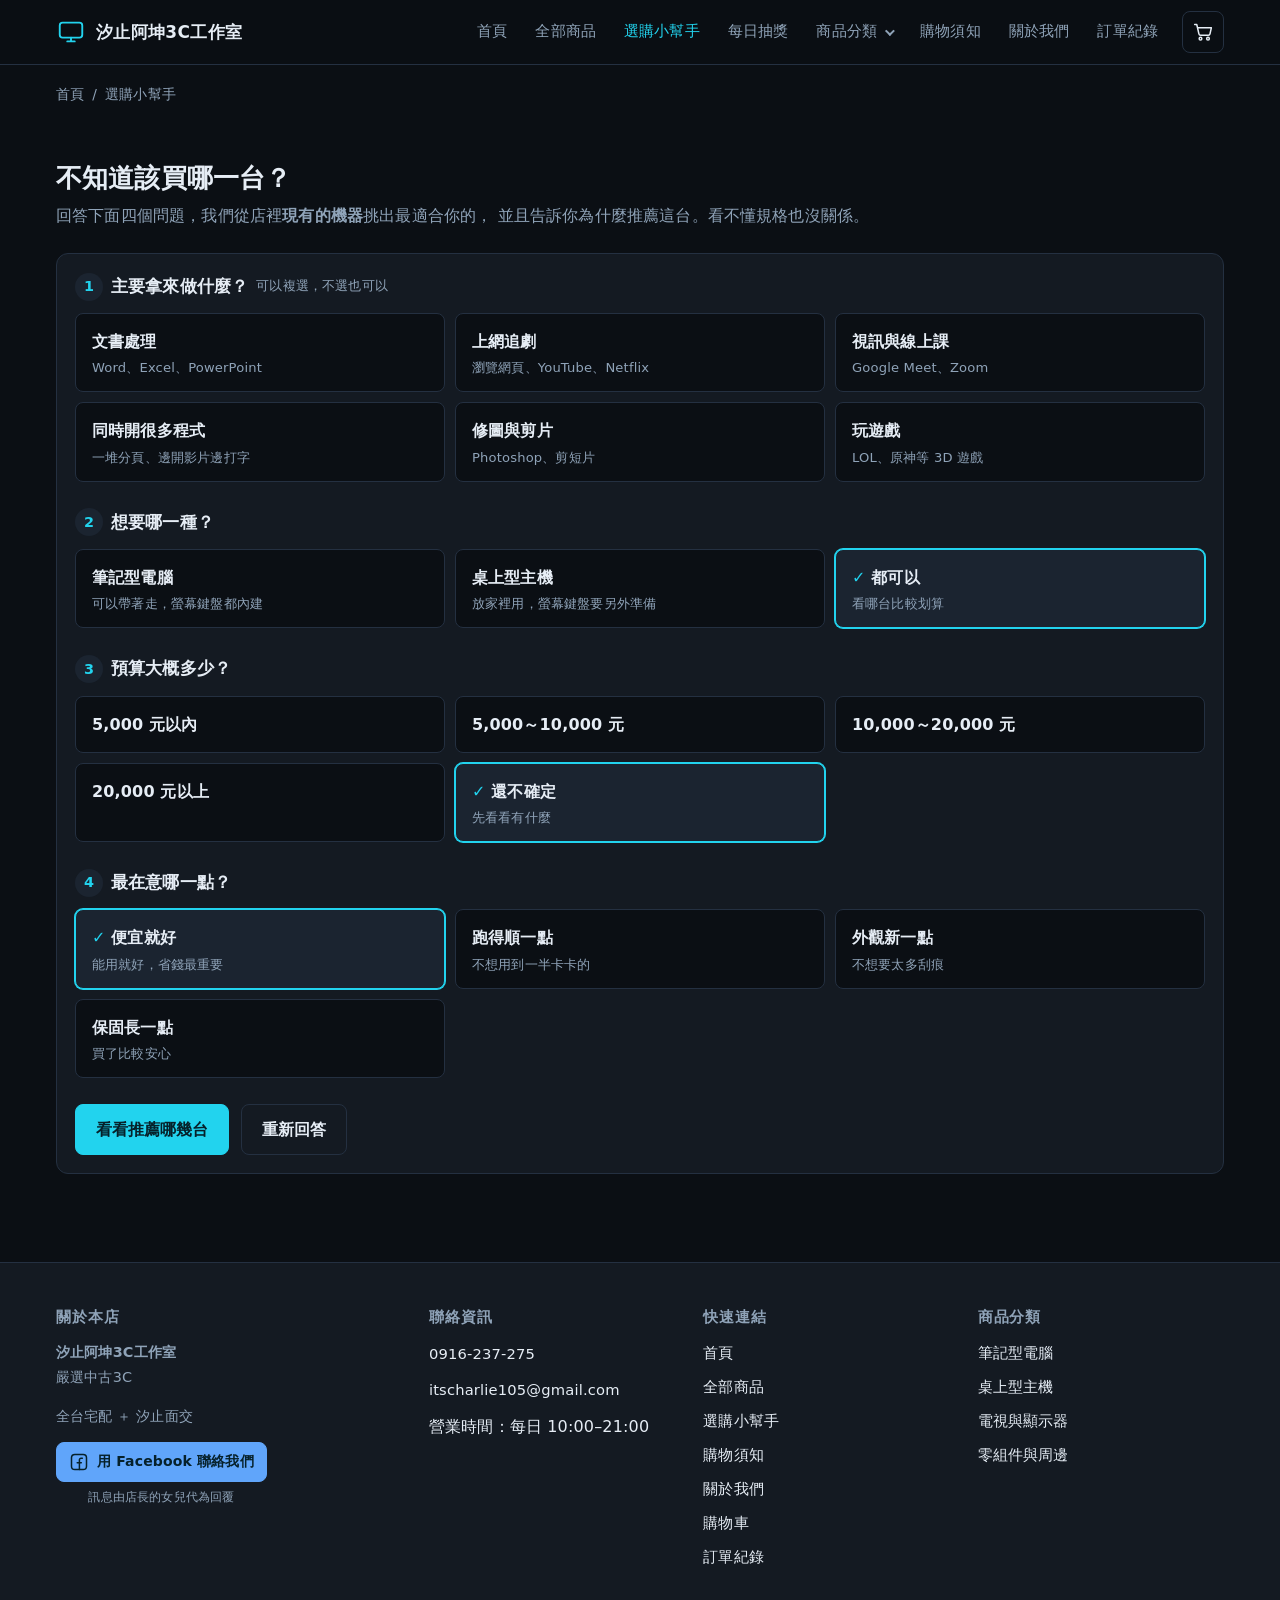
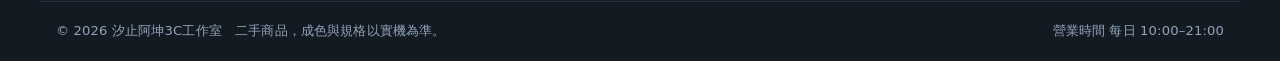
<file: helper.html>
<!DOCTYPE html>
<html lang="zh-Hant-TW">
<head>
<meta charset="utf-8">
<meta name="viewport" content="width=device-width, initial-scale=1">
<meta http-equiv="Content-Security-Policy" content="default-src 'none'; script-src 'self'; style-src 'self' 'unsafe-inline'; img-src 'self' data:; font-src 'self'; connect-src 'none'; form-action 'none'; base-uri 'none'">
<title>選購小幫手｜汐止阿坤3C工作室</title>
<meta name="description" content="不知道要買哪一台？回答四個問題，我們從店裡現有的二手電腦中挑出最適合你的機器，並說明推薦理由。不用懂規格也能選。">
<!-- 分享到 Facebook／LINE 時顯示的預覽卡（換網域或改店名時，這幾行要一起改） -->
<meta property="og:type" content="website">
<meta property="og:site_name" content="汐止阿坤3C工作室">
<meta property="og:locale" content="zh_TW">
<meta property="og:url" content="https://itscharlie105-dotcom.github.io/kun3c/helper.html">
<meta property="og:title" content="選購小幫手｜汐止阿坤3C工作室">
<meta property="og:description" content="不知道要買哪一台？回答四個問題，我們從店裡現有的二手電腦中挑出最適合你的機器，並說明推薦理由。不用懂規格也能選。">
<meta property="og:image" content="https://itscharlie105-dotcom.github.io/kun3c/images/share.jpg">
<meta property="og:image:width" content="1200">
<meta property="og:image:height" content="630">
<meta property="og:image:alt" content="汐止阿坤3C工作室：嚴選中古3C，每一台都實機檢測">
<meta name="twitter:card" content="summary_large_image">
<link rel="canonical" href="https://itscharlie105-dotcom.github.io/kun3c/helper.html">
<link rel="icon" href="data:image/svg+xml,%3Csvg%20xmlns='http://www.w3.org/2000/svg'%20viewBox='0%200%2032%2032'%3E%3Crect%20width='32'%20height='32'%20rx='7'%20fill='%230B0F14'/%3E%3Crect%20x='6'%20y='9'%20width='20'%20height='13'%20rx='2'%20fill='none'%20stroke='%2322D3EE'%20stroke-width='2'/%3E%3Cpath%20d='M12%2026h8'%20stroke='%2322D3EE'%20stroke-width='2'%20stroke-linecap='round'/%3E%3C/svg%3E">
<link rel="stylesheet" href="css/style.css">
</head>
<body data-title="選購小幫手" data-page="helper">
<a class="sr-only" href="#main">跳到主要內容</a>
<header class="site-header" id="site-header"></header>

<main id="main">
  <div class="wrap">
    <nav class="crumb" aria-label="麵包屑">
      <a href="index.html">首頁</a><span>/</span><span>選購小幫手</span>
    </nav>

    <div class="section">
      <div class="section-head">
        <h1 class="section-title">不知道該買哪一台？</h1>
        <p>回答下面四個問題，我們從店裡<strong>現有的機器</strong>挑出最適合你的，
          並且告訴你為什麼推薦這台。看不懂規格也沒關係。</p>
      </div>

      <form class="panel panel-pad quiz" id="quiz-form" novalidate>

        <fieldset class="quiz-block">
          <legend class="quiz-q"><span class="quiz-no">1</span>主要拿來做什麼？
            <small>可以複選，不選也可以</small></legend>
          <div class="quiz-options" id="quiz-uses"></div>
        </fieldset>

        <fieldset class="quiz-block">
          <legend class="quiz-q"><span class="quiz-no">2</span>想要哪一種？</legend>
          <div class="quiz-options">
            <label class="quiz-option">
              <input type="radio" name="type" value="laptop">
              <span class="quiz-option-main">筆記型電腦</span>
              <span class="quiz-option-sub">可以帶著走，螢幕鍵盤都內建</span>
            </label>
            <label class="quiz-option">
              <input type="radio" name="type" value="desktop">
              <span class="quiz-option-main">桌上型主機</span>
              <span class="quiz-option-sub">放家裡用，螢幕鍵盤要另外準備</span>
            </label>
            <label class="quiz-option">
              <input type="radio" name="type" value="any" checked>
              <span class="quiz-option-main">都可以</span>
              <span class="quiz-option-sub">看哪台比較划算</span>
            </label>
          </div>
        </fieldset>

        <fieldset class="quiz-block">
          <legend class="quiz-q"><span class="quiz-no">3</span>預算大概多少？</legend>
          <div class="quiz-options">
            <label class="quiz-option">
              <input type="radio" name="budget" value="0-5000">
              <span class="quiz-option-main">5,000 元以內</span>
            </label>
            <label class="quiz-option">
              <input type="radio" name="budget" value="5000-10000">
              <span class="quiz-option-main">5,000～10,000 元</span>
            </label>
            <label class="quiz-option">
              <input type="radio" name="budget" value="10000-20000">
              <span class="quiz-option-main">10,000～20,000 元</span>
            </label>
            <label class="quiz-option">
              <input type="radio" name="budget" value="20000-0">
              <span class="quiz-option-main">20,000 元以上</span>
            </label>
            <label class="quiz-option">
              <input type="radio" name="budget" value="any" checked>
              <span class="quiz-option-main">還不確定</span>
              <span class="quiz-option-sub">先看看有什麼</span>
            </label>
          </div>
        </fieldset>

        <fieldset class="quiz-block">
          <legend class="quiz-q"><span class="quiz-no">4</span>最在意哪一點？</legend>
          <div class="quiz-options">
            <label class="quiz-option">
              <input type="radio" name="care" value="price" checked>
              <span class="quiz-option-main">便宜就好</span>
              <span class="quiz-option-sub">能用就好，省錢最重要</span>
            </label>
            <label class="quiz-option">
              <input type="radio" name="care" value="power">
              <span class="quiz-option-main">跑得順一點</span>
              <span class="quiz-option-sub">不想用到一半卡卡的</span>
            </label>
            <label class="quiz-option">
              <input type="radio" name="care" value="look">
              <span class="quiz-option-main">外觀新一點</span>
              <span class="quiz-option-sub">不想要太多刮痕</span>
            </label>
            <label class="quiz-option">
              <input type="radio" name="care" value="warranty">
              <span class="quiz-option-main">保固長一點</span>
              <span class="quiz-option-sub">買了比較安心</span>
            </label>
          </div>
        </fieldset>

        <div class="hero-actions" style="margin-top:8px">
          <button class="btn btn-primary" type="submit">看看推薦哪幾台</button>
          <button class="btn btn-ghost" type="button" id="quiz-reset">重新回答</button>
        </div>
      </form>

      <section id="quiz-result" hidden aria-live="polite"></section>
    </div>
  </div>
</main>

<footer class="site-footer" id="site-footer"></footer>
<script src="js/config.js"></script>
<script src="js/products.js"></script>
<script src="js/svg.js"></script>
<script src="js/fit.js"></script>
<script src="js/inspect.js"></script>
<script src="js/lucky.js"></script>
<script src="js/app.js"></script>
</body>
</html>
</file>
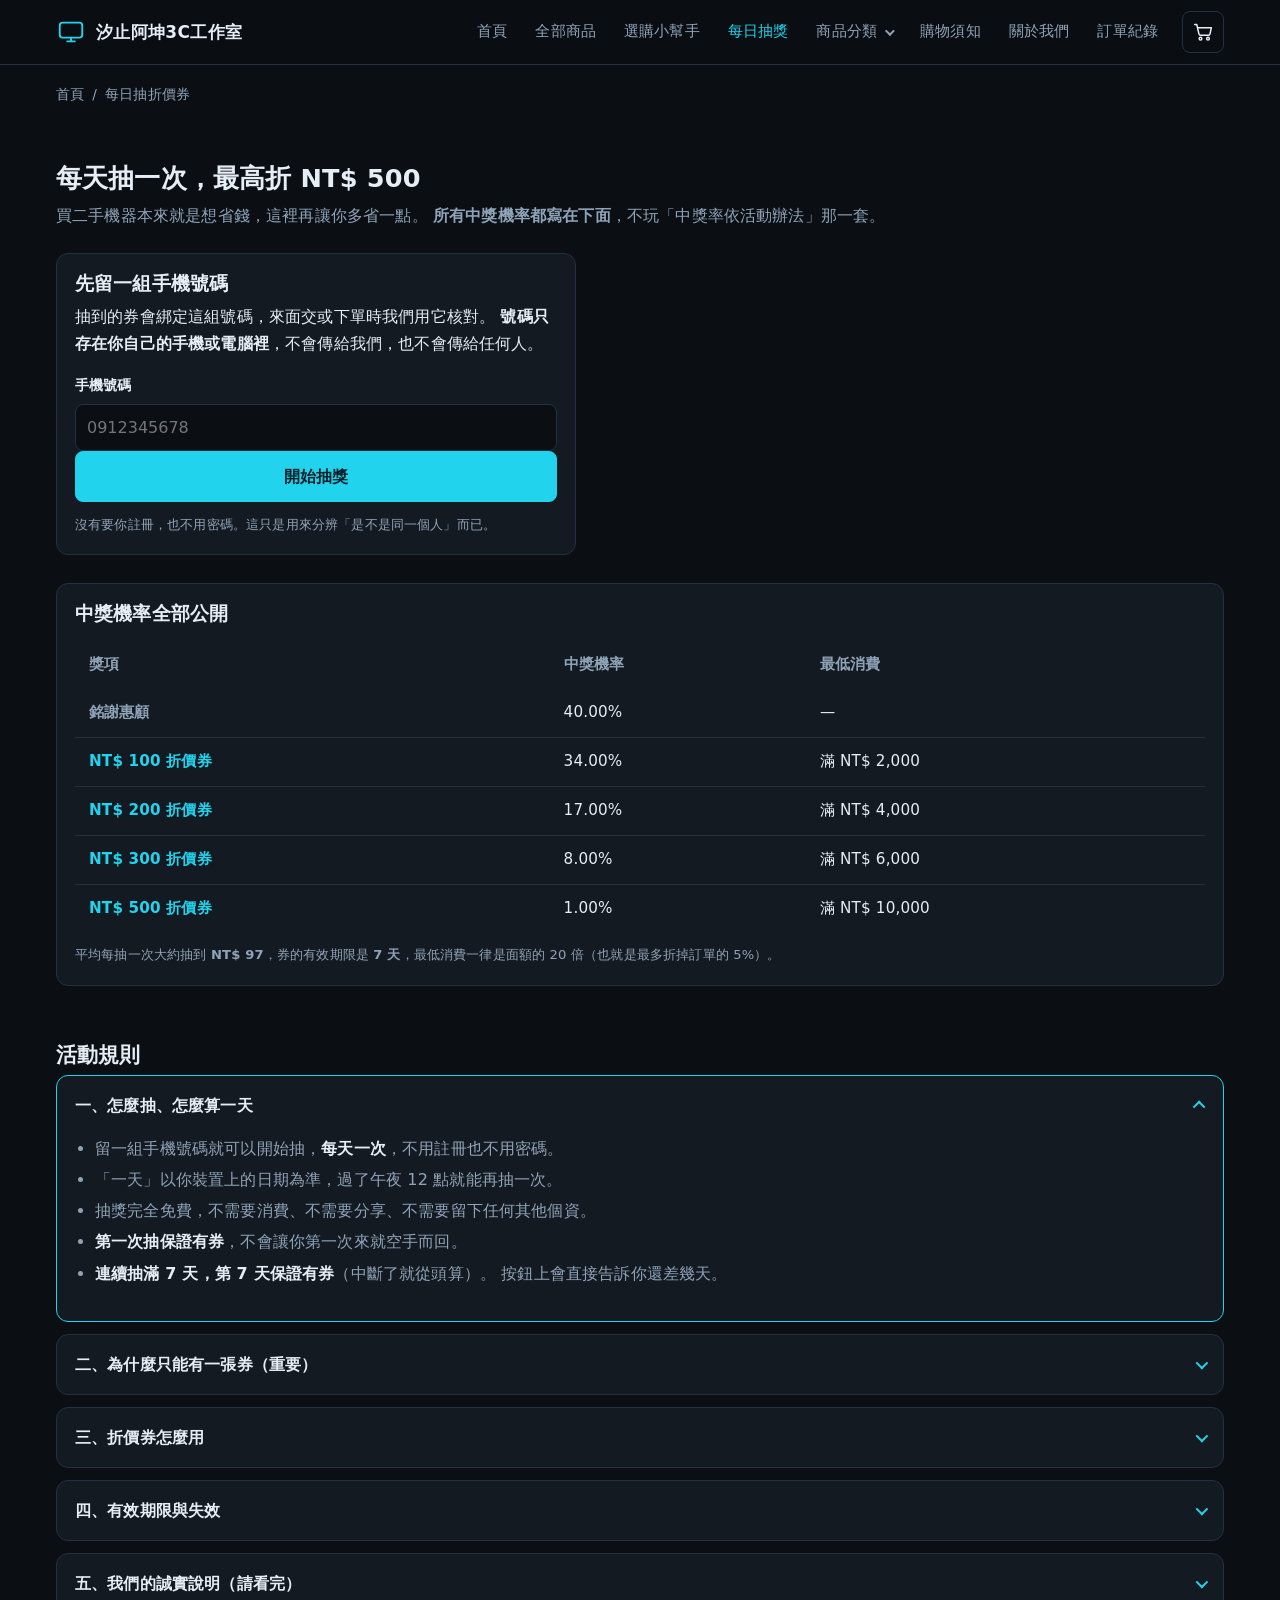
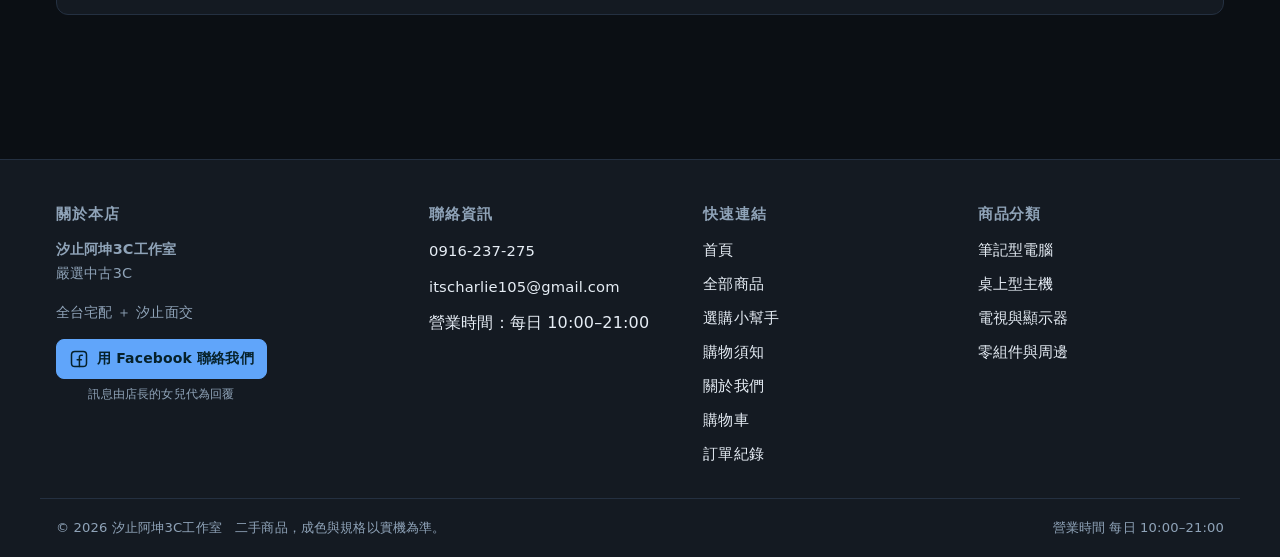
<file: lucky.html>
<!DOCTYPE html>
<html lang="zh-Hant-TW">
<head>
<meta charset="utf-8">
<meta name="viewport" content="width=device-width, initial-scale=1">
<meta http-equiv="Content-Security-Policy" content="default-src 'none'; script-src 'self'; style-src 'self' 'unsafe-inline'; img-src 'self' data:; font-src 'self'; connect-src 'none'; form-action 'none'; base-uri 'none'">
<title>每日抽折價券｜汐止阿坤3C工作室</title>
<meta name="description" content="每天可以抽一次折價券，最高折抵 500 元。所有中獎機率完全公開，不玩「中獎率依活動辦法」那一套。抽到的券直接在結帳時折抵。">
<!-- 分享到 Facebook／LINE 時顯示的預覽卡（換網域或改店名時，這幾行要一起改） -->
<meta property="og:type" content="website">
<meta property="og:site_name" content="汐止阿坤3C工作室">
<meta property="og:locale" content="zh_TW">
<meta property="og:url" content="https://itscharlie105-dotcom.github.io/kun3c/lucky.html">
<meta property="og:title" content="每日抽折價券｜汐止阿坤3C工作室">
<meta property="og:description" content="每天可以抽一次折價券，最高折抵 500 元。所有中獎機率完全公開，不玩「中獎率依活動辦法」那一套。">
<meta property="og:image" content="https://itscharlie105-dotcom.github.io/kun3c/images/share.jpg">
<meta property="og:image:width" content="1200">
<meta property="og:image:height" content="630">
<meta property="og:image:alt" content="汐止阿坤3C工作室：嚴選中古3C，每一台都實機檢測">
<meta name="twitter:card" content="summary_large_image">
<link rel="canonical" href="https://itscharlie105-dotcom.github.io/kun3c/lucky.html">
<link rel="icon" href="data:image/svg+xml,%3Csvg%20xmlns='http://www.w3.org/2000/svg'%20viewBox='0%200%2032%2032'%3E%3Crect%20width='32'%20height='32'%20rx='7'%20fill='%230B0F14'/%3E%3Crect%20x='6'%20y='9'%20width='20'%20height='13'%20rx='2'%20fill='none'%20stroke='%2322D3EE'%20stroke-width='2'/%3E%3Cpath%20d='M12%2026h8'%20stroke='%2322D3EE'%20stroke-width='2'%20stroke-linecap='round'/%3E%3C/svg%3E">
<link rel="stylesheet" href="css/style.css">
</head>
<body data-title="每日抽折價券" data-page="lucky">
<a class="sr-only" href="#main">跳到主要內容</a>
<header class="site-header" id="site-header"></header>

<main id="main">
  <div class="wrap">
    <nav class="crumb" aria-label="麵包屑">
      <a href="index.html">首頁</a><span>/</span><span>每日抽折價券</span>
    </nav>

    <!-- 活動關閉時顯示 -->
    <div class="section" id="lucky-off" hidden>
      <div class="empty-state">
        <span data-icon="gift"></span>
        <h1>抽獎活動目前沒有開放</h1>
        <p>活動結束了，或是店長暫時把它關起來。歡迎直接去看看現在有哪些機器。</p>
        <a class="btn btn-primary" href="products.html">去逛商品</a>
      </div>
    </div>

    <div class="section" id="lucky-on" hidden>
      <div class="section-head">
        <h1 class="section-title" id="lucky-title">每天抽一次</h1>
        <p>買二手機器本來就是想省錢，這裡再讓你多省一點。
          <strong>所有中獎機率都寫在下面</strong>，不玩「中獎率依活動辦法」那一套。</p>
      </div>

      <!-- 還沒輸入手機號碼 -->
      <form class="panel panel-pad lucky-join" id="lucky-join" novalidate hidden>
        <h2 class="section-title" style="font-size:1.2rem;margin-top:0">先留一組手機號碼</h2>
        <p>抽到的券會綁定這組號碼，來面交或下單時我們用它核對。
          <strong>號碼只存在你自己的手機或電腦裡</strong>，不會傳給我們，也不會傳給任何人。</p>
        <div class="field" style="margin-top:14px">
          <label for="lucky-phone">手機號碼</label>
          <input class="input" type="tel" id="lucky-phone" inputmode="numeric"
                 autocomplete="tel" placeholder="0912345678" maxlength="12"
                 aria-describedby="lucky-join-err">
          <p class="field-error" id="lucky-join-err" role="alert"></p>
        </div>
        <button class="btn btn-primary btn-block" type="submit">開始抽獎</button>
        <p class="hint" style="margin-top:12px">沒有要你註冊，也不用密碼。這只是用來分辨「是不是同一個人」而已。</p>
      </form>

      <!-- 抽獎主畫面 -->
      <div id="lucky-main" hidden>

        <!-- 目前持有的券 -->
        <div id="lucky-wallet"></div>

        <!-- 抽獎機 -->
        <div class="panel panel-pad lucky-machine">
          <ul class="lucky-reel" id="lucky-reel"></ul>
          <p class="lucky-result" id="lucky-result" role="status" aria-live="polite"></p>
          <button class="btn btn-primary btn-block lucky-go" type="button" id="lucky-go">
            今天還沒抽，抽一次
          </button>
          <p class="hint" id="lucky-sub" style="margin-top:12px;text-align:center"></p>
        </div>

        <p class="lucky-foot">
          <button class="btn-link" type="button" id="lucky-leave">換一組手機號碼</button>
          <span class="lucky-stat" id="lucky-stat"></span>
        </p>
      </div>

      <!-- 機率公開 -->
      <section class="panel panel-pad lucky-odds" aria-labelledby="odds-title">
        <h2 class="section-title" style="font-size:1.2rem;margin:0 0 14px" id="odds-title">
          中獎機率全部公開
        </h2>
        <table class="spec-table odds-table">
          <caption class="sr-only">獎項、中獎機率與最低消費對照表</caption>
          <thead>
            <tr><th scope="col">獎項</th><th scope="col">中獎機率</th><th scope="col">最低消費</th></tr>
          </thead>
          <tbody id="odds-body"></tbody>
        </table>
        <p class="hint" id="odds-ev" style="margin-top:12px"></p>
      </section>

      <!-- 活動規則 -->
      <section class="section" aria-labelledby="rules-title">
        <h2 class="section-title" style="font-size:1.3rem" id="rules-title">活動規則</h2>
        <div class="accordion">

          <details class="acc" open>
            <summary>一、怎麼抽、怎麼算一天</summary>
            <div class="acc-body">
              <ul>
                <li>留一組手機號碼就可以開始抽，<strong>每天一次</strong>，不用註冊也不用密碼。</li>
                <li>「一天」以你裝置上的日期為準，過了午夜 12 點就能再抽一次。</li>
                <li>抽獎完全免費，不需要消費、不需要分享、不需要留下任何其他個資。</li>
                <li><strong>第一次抽保證有券</strong>，不會讓你第一次來就空手而回。</li>
                <li><strong>連續抽滿 7 天，第 7 天保證有券</strong>（中斷了就從頭算）。
                  按鈕上會直接告訴你還差幾天。</li>
              </ul>
            </div>
          </details>

          <details class="acc">
            <summary>二、為什麼只能有一張券（重要）</summary>
            <div class="acc-body">
              <p><strong>同一組號碼同時只會有一張折價券</strong>，規則是這樣：</p>
              <ul>
                <li>手上沒券時抽到券 → 直接拿到那張。</li>
                <li>抽到<strong>比手上這張大</strong>的 → 換成新的那張，舊的立刻作廢。</li>
                <li>抽到<strong>比手上這張小</strong>的 → <strong>原本那張留著</strong>，不會變小，等於這次沒事發生。</li>
                <li>抽到<strong>跟手上一樣大</strong>的 → 券不變，但<strong>有效期限重新計算</strong>，等於幫你續命。</li>
              </ul>
              <p>所以每天抽只會愈來愈好，不會愈抽愈差。但也因為這樣，券一定要有有效期限，
                否則抽久了每個人手上都會是最大面額那張，這個活動就沒辦法辦下去了。</p>
            </div>
          </details>

          <details class="acc">
            <summary>三、折價券怎麼用</summary>
            <div class="acc-body">
              <ul>
                <li>每張券都有<strong>最低消費金額</strong>（面額的 20 倍），
                  也就是最多折掉訂單的 5%。金額寫在券上面，不用自己算。</li>
                <li>結帳時系統會<strong>自動幫你折</strong>，不用輸入券碼。金額不夠時會告訴你還差多少。</li>
                <li>一張訂單<strong>只能用一張券</strong>，折價券<strong>不折抵運費</strong>。</li>
                <li>送出訂單後券就用掉了，訂單內容裡會帶著券碼讓我們核對。</li>
                <li><strong>如果最後沒有成交</strong>（例如機器剛好被人先買走、或你改變主意）：
                  券在送出訂單時就消耗掉了，系統沒辦法自動還給你。
                  但只要把<strong>訂單編號和券碼</strong>傳給我們，
                  下次買的時候我們直接給你一樣的折抵，不會讓你白白損失。</li>
              </ul>
            </div>
          </details>

          <details class="acc">
            <summary>四、有效期限與失效</summary>
            <div class="acc-body">
              <ul>
                <li>券的有效天數寫在券上，<strong>從抽到的那天算起（含當天）</strong>，過期自動消失。</li>
                <li>過期的券不補發、不延期、不能兌換現金，也不能轉讓給別人。</li>
                <li>抽獎紀錄與券都存在<strong>你這台裝置的瀏覽器裡</strong>。
                  換手機、換瀏覽器、用無痕視窗、清除瀏覽資料，紀錄都會不見，而且<strong>我們救不回來</strong>。</li>
                <li>活動如果要停辦，我們會先在社團公告，留幾天讓大家把手上的券用完。</li>
              </ul>
            </div>
          </details>

          <details class="acc">
            <summary>五、我們的誠實說明（請看完）</summary>
            <div class="acc-body">
              <p>這個活動<strong>沒有會員系統，我們這邊也沒有任何名單</strong>，
                我們覺得該先講清楚它的限制，而不是假裝它是一套很嚴密的系統：</p>
              <ul>
                <li><strong>我們看不到你的抽獎紀錄。</strong>所有資料只在你的裝置上，
                  我們這邊沒有任何名單，也沒辦法查「某某人抽到什麼」。</li>
                <li><strong>懂技術的人有辦法改掉本機的資料。</strong>
                  紀錄存在你自己的裝置上，我們從外面鎖不住，也不打算假裝做得到防弊。
                  所以券碼會綁手機號碼，核對不上我們就不折，這點先說在前面。</li>
                <li><strong>每人每筆訂單最多折 500 元</strong>，就算真的有人想鑽，上限也就是這樣，
                  我們寧可用這個代價換一個簡單、不用註冊、不收個資的活動。</li>
                <li>如果出現明顯異常的使用狀況，我們會保留不折抵的權利，但會跟你說明原因。</li>
              </ul>
            </div>
          </details>

        </div>
      </section>
    </div>
  </div>
</main>

<footer class="site-footer" id="site-footer"></footer>
<script src="js/config.js"></script>
<script src="js/products.js"></script>
<script src="js/svg.js"></script>
<script src="js/fit.js"></script>
<script src="js/inspect.js"></script>
<script src="js/lucky.js"></script>
<script src="js/app.js"></script>
</body>
</html>
</file>
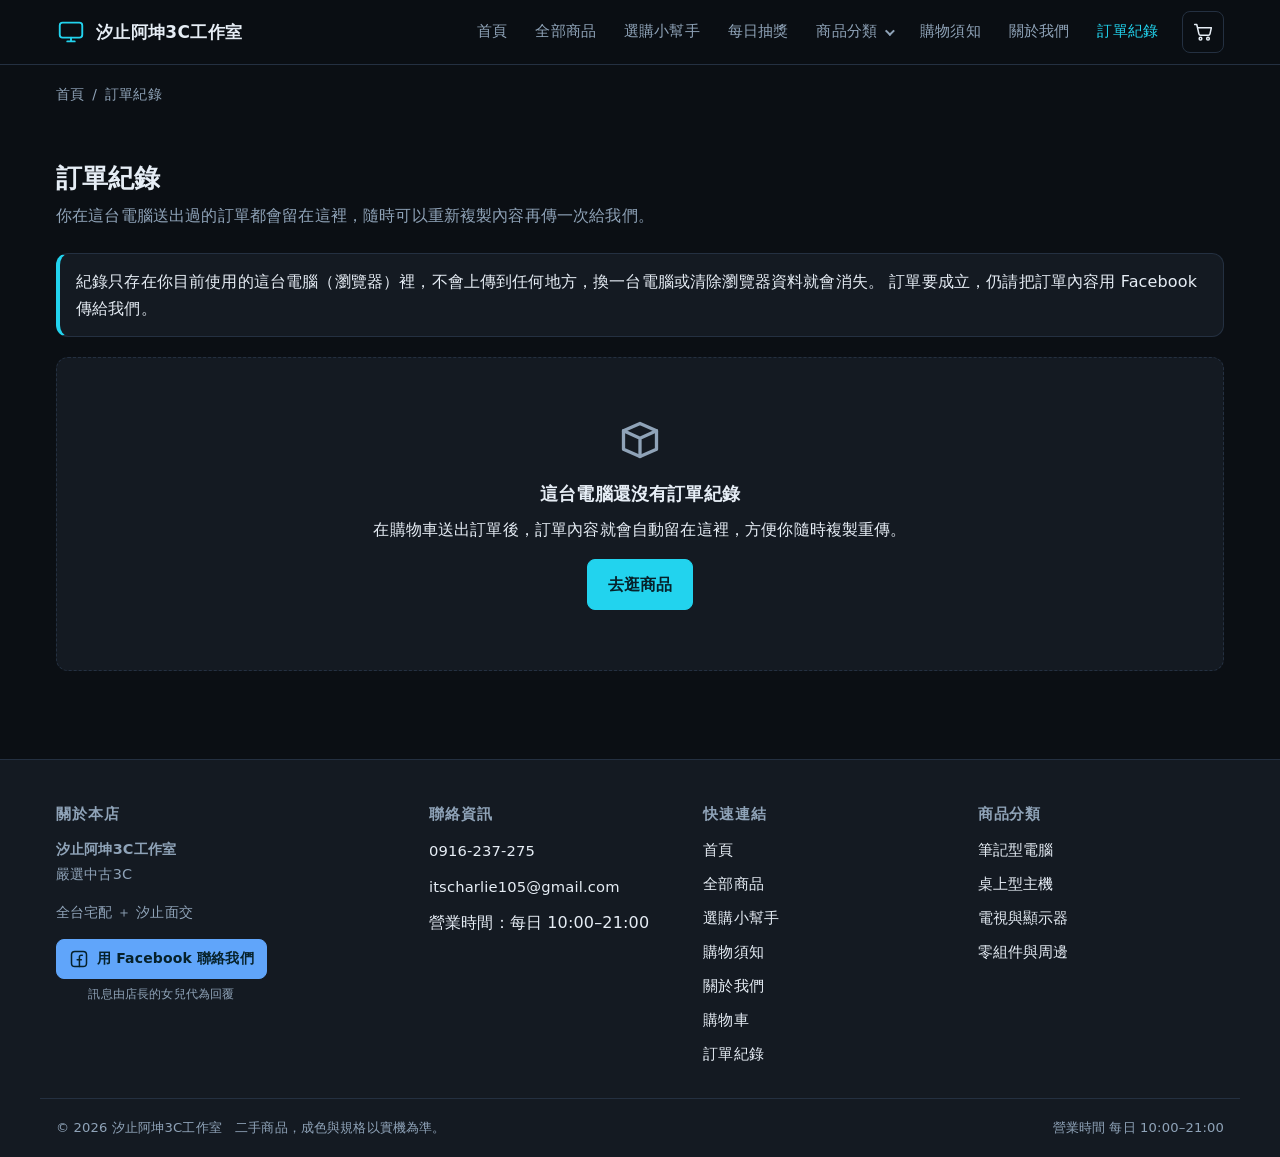
<file: orders.html>
<!DOCTYPE html>
<html lang="zh-Hant-TW">
<head>
<meta charset="utf-8">
<meta name="viewport" content="width=device-width, initial-scale=1">
<meta http-equiv="Content-Security-Policy" content="default-src 'none'; script-src 'self'; style-src 'self' 'unsafe-inline'; img-src 'self' data:; font-src 'self'; connect-src 'none'; form-action 'none'; base-uri 'none'">
<title>訂單紀錄｜汐止阿坤3C工作室</title>
<meta name="description" content="查詢這台電腦上送出過的訂單內容，可重新複製訂單文字或用 Facebook 傳給店家，確認付款與取貨方式。">
<!-- 分享到 Facebook／LINE 時顯示的預覽卡（換網域或改店名時，這幾行要一起改） -->
<meta property="og:type" content="website">
<meta property="og:site_name" content="汐止阿坤3C工作室">
<meta property="og:locale" content="zh_TW">
<meta property="og:url" content="https://itscharlie105-dotcom.github.io/kun3c/orders.html">
<meta property="og:title" content="訂單紀錄｜汐止阿坤3C工作室">
<meta property="og:description" content="查詢這台電腦上送出過的訂單內容，可重新複製訂單文字或用 Facebook 傳給店家，確認付款與取貨方式。">
<meta property="og:image" content="https://itscharlie105-dotcom.github.io/kun3c/images/share.jpg">
<meta property="og:image:width" content="1200">
<meta property="og:image:height" content="630">
<meta property="og:image:alt" content="汐止阿坤3C工作室：嚴選中古3C，每一台都實機檢測">
<meta name="twitter:card" content="summary_large_image">
<link rel="canonical" href="https://itscharlie105-dotcom.github.io/kun3c/orders.html">

<link rel="icon" href="data:image/svg+xml,%3Csvg%20xmlns='http://www.w3.org/2000/svg'%20viewBox='0%200%2032%2032'%3E%3Crect%20width='32'%20height='32'%20rx='7'%20fill='%230B0F14'/%3E%3Crect%20x='6'%20y='9'%20width='20'%20height='13'%20rx='2'%20fill='none'%20stroke='%2322D3EE'%20stroke-width='2'/%3E%3Cpath%20d='M12%2026h8'%20stroke='%2322D3EE'%20stroke-width='2'%20stroke-linecap='round'/%3E%3C/svg%3E">
<link rel="stylesheet" href="css/style.css">
</head>
<body data-title="訂單紀錄" data-page="orders">
<a class="sr-only" href="#main">跳到主要內容</a>
<header class="site-header" id="site-header"></header>

<main id="main">
  <div class="wrap">
    <nav class="crumb" aria-label="麵包屑">
      <a href="index.html">首頁</a><span>/</span><span>訂單紀錄</span>
    </nav>

    <div class="section">
      <div class="section-head">
        <h1 class="section-title">訂單紀錄</h1>
        <p>你在這台電腦送出過的訂單都會留在這裡，隨時可以重新複製內容再傳一次給我們。</p>
      </div>

      <div class="callout" style="margin-bottom:20px">
        <p>紀錄只存在你目前使用的這台電腦（瀏覽器）裡，不會上傳到任何地方，換一台電腦或清除瀏覽器資料就會消失。
          訂單要成立，仍請把訂單內容用 <span data-cfg="contactChannel">Facebook</span> 傳給我們。</p>
      </div>

      <div class="orders-head" id="orders-tools" hidden>
        <p class="result-count" id="orders-count" role="status"></p>
        <button class="btn btn-ghost btn-sm" type="button" id="clear-orders">清除全部紀錄</button>
      </div>

      <div class="order-list" id="orders-view"></div>
    </div>
  </div>
</main>

<footer class="site-footer" id="site-footer"></footer>
<script src="js/config.js"></script>
<script src="js/products.js"></script>
<script src="js/svg.js"></script>
<script src="js/fit.js"></script>
<script src="js/inspect.js"></script>
<script src="js/lucky.js"></script>
<script src="js/app.js"></script>
</body>
</html>
</file>
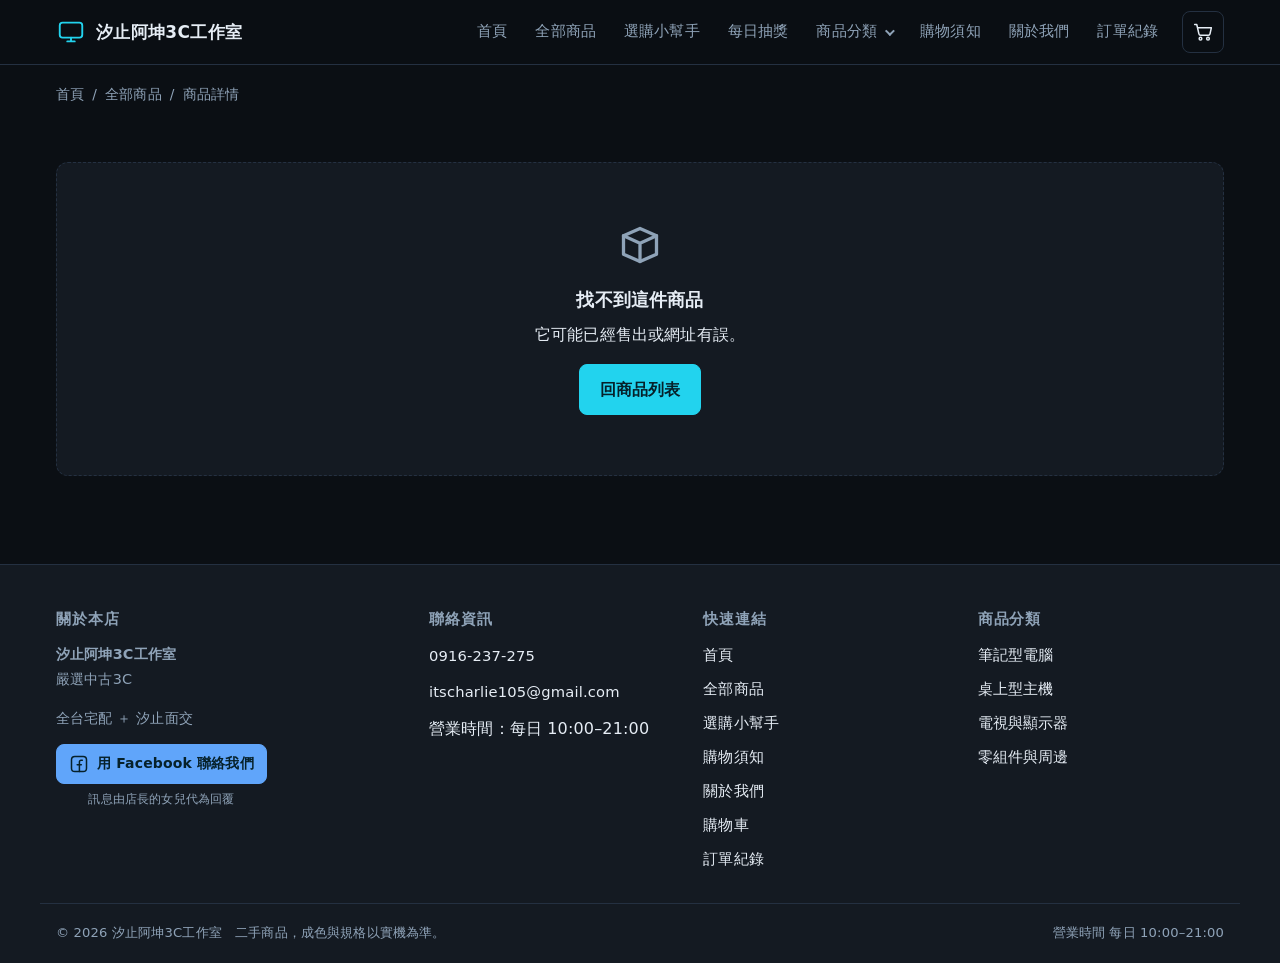
<file: product.html>
<!DOCTYPE html>
<html lang="zh-Hant-TW">
<head>
<meta charset="utf-8">
<meta name="viewport" content="width=device-width, initial-scale=1">
<meta http-equiv="Content-Security-Policy" content="default-src 'none'; script-src 'self'; style-src 'self' 'unsafe-inline'; img-src 'self' data:; font-src 'self'; connect-src 'none'; form-action 'none'; base-uri 'none'">
<title>商品詳情｜汐止阿坤3C工作室</title>
<meta name="description" content="中古3C商品詳情：完整規格表、成色分級說明、保固天數、庫存狀態與誠實的瑕疵說明，可直接加入購物車或用 Facebook 詢問。">
<!-- 分享到 Facebook／LINE 時顯示的預覽卡（換網域或改店名時，這幾行要一起改） -->
<meta property="og:type" content="website">
<meta property="og:site_name" content="汐止阿坤3C工作室">
<meta property="og:locale" content="zh_TW">
<meta property="og:url" content="https://itscharlie105-dotcom.github.io/kun3c/product.html">
<meta property="og:title" content="商品詳情｜汐止阿坤3C工作室">
<meta property="og:description" content="中古3C商品詳情：完整規格表、成色分級說明、保固天數、庫存狀態與誠實的瑕疵說明，可直接加入購物車或用 Facebook 詢問。">
<meta property="og:image" content="https://itscharlie105-dotcom.github.io/kun3c/images/share.jpg">
<meta property="og:image:width" content="1200">
<meta property="og:image:height" content="630">
<meta property="og:image:alt" content="汐止阿坤3C工作室：嚴選中古3C，每一台都實機檢測">
<meta name="twitter:card" content="summary_large_image">
<link rel="canonical" href="https://itscharlie105-dotcom.github.io/kun3c/product.html">

<link rel="icon" href="data:image/svg+xml,%3Csvg%20xmlns='http://www.w3.org/2000/svg'%20viewBox='0%200%2032%2032'%3E%3Crect%20width='32'%20height='32'%20rx='7'%20fill='%230B0F14'/%3E%3Crect%20x='6'%20y='9'%20width='20'%20height='13'%20rx='2'%20fill='none'%20stroke='%2322D3EE'%20stroke-width='2'/%3E%3Cpath%20d='M12%2026h8'%20stroke='%2322D3EE'%20stroke-width='2'%20stroke-linecap='round'/%3E%3C/svg%3E">
<link rel="stylesheet" href="css/style.css">
</head>
<body data-title="商品詳情" data-page="product">
<a class="sr-only" href="#main">跳到主要內容</a>
<header class="site-header" id="site-header"></header>

<main id="main">
  <div class="wrap">
    <nav class="crumb" aria-label="麵包屑">
      <a href="index.html">首頁</a><span>/</span>
      <a href="products.html" id="crumb-cat">全部商品</a><span>/</span>
      <span id="crumb-name">商品詳情</span>
    </nav>

    <div class="section" id="detail"></div>

    <section class="section" id="related-section" style="padding-top:0">
      <h2 class="section-title">同類別推薦</h2>
      <div class="product-grid" id="related-grid"></div>
    </section>
  </div>
</main>

<footer class="site-footer" id="site-footer"></footer>
<script src="js/config.js"></script>
<script src="js/products.js"></script>
<script src="js/svg.js"></script>
<script src="js/fit.js"></script>
<script src="js/inspect.js"></script>
<script src="js/lucky.js"></script>
<script src="js/app.js"></script>
</body>
</html>
</file>
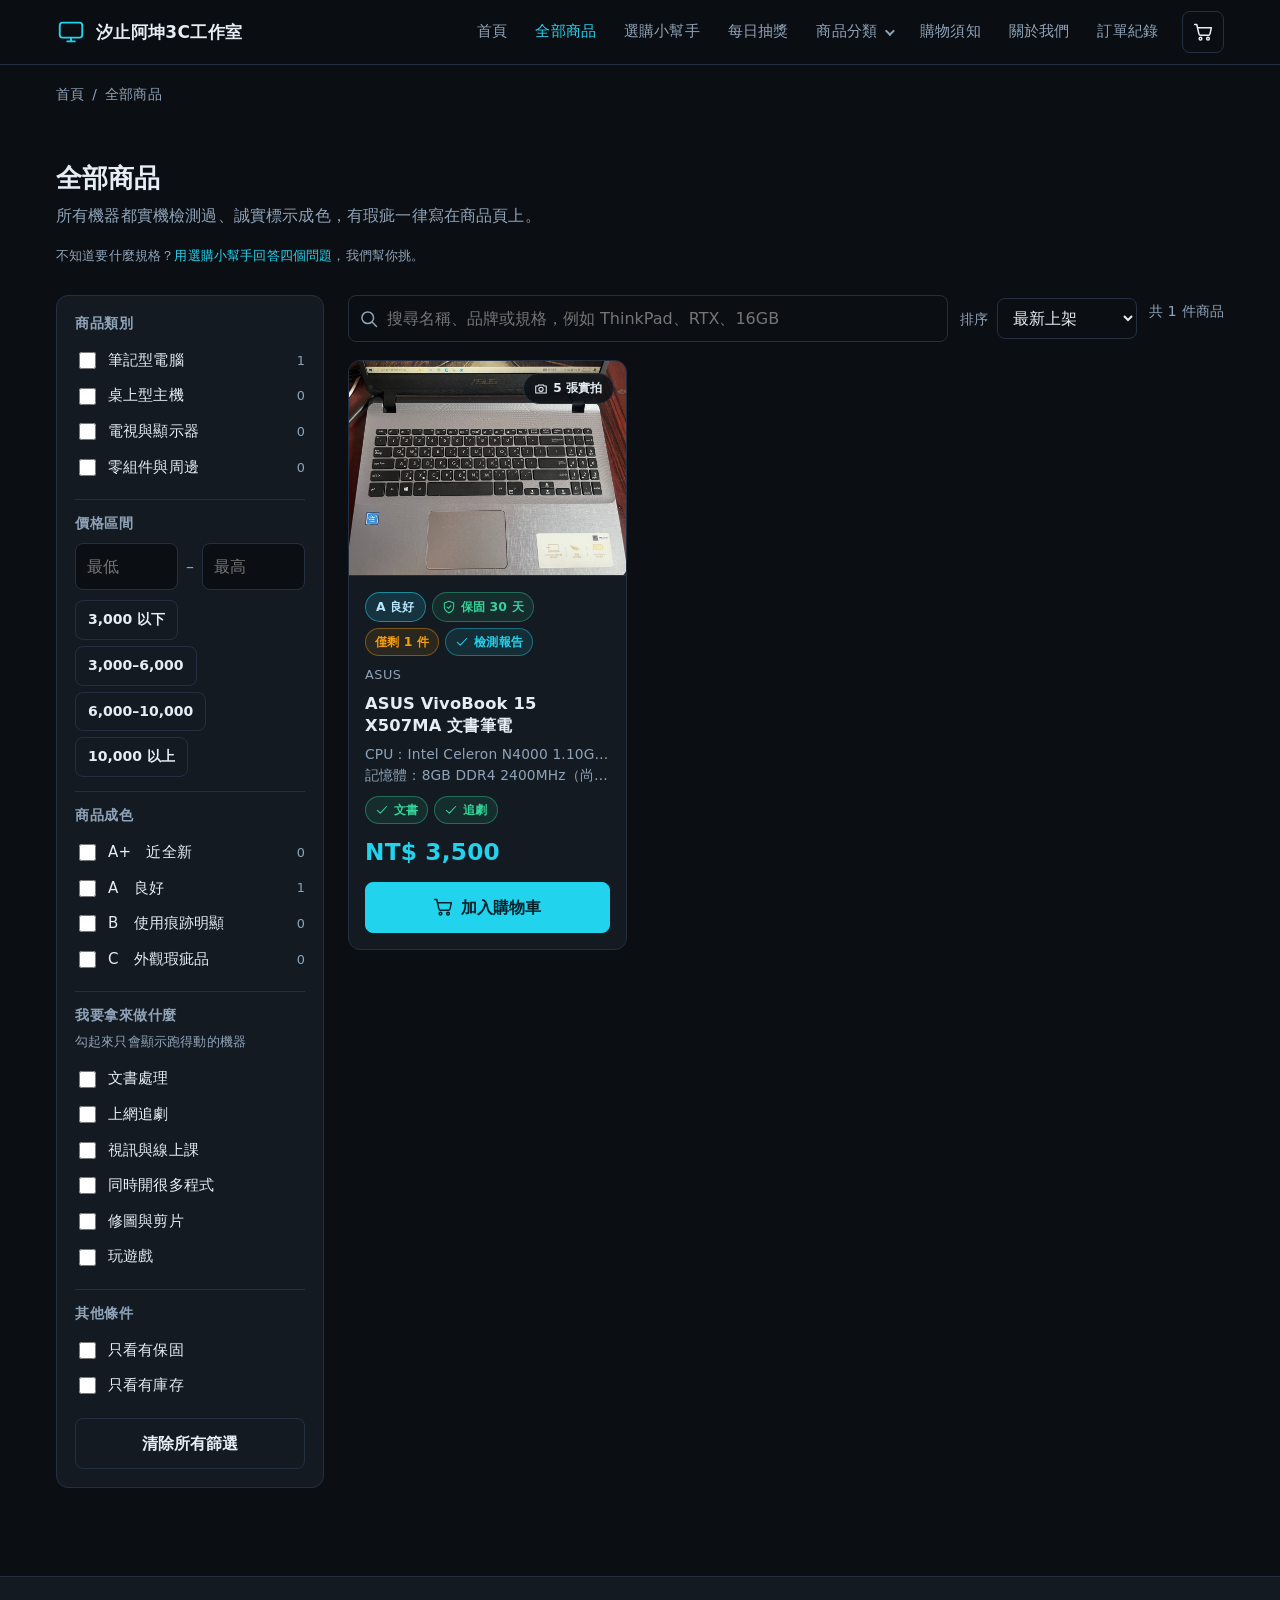
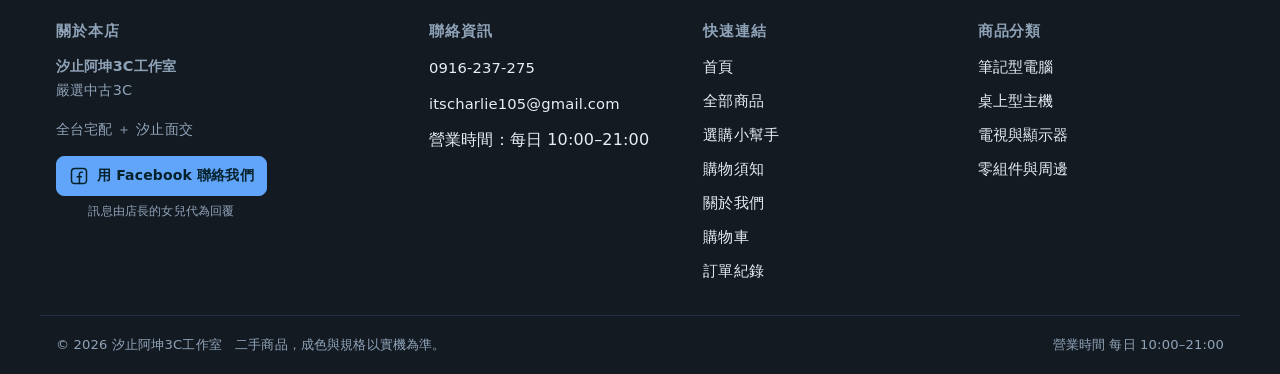
<file: products.html>
<!DOCTYPE html>
<html lang="zh-Hant-TW">
<head>
<meta charset="utf-8">
<meta name="viewport" content="width=device-width, initial-scale=1">
<meta http-equiv="Content-Security-Policy" content="default-src 'none'; script-src 'self'; style-src 'self' 'unsafe-inline'; img-src 'self' data:; font-src 'self'; connect-src 'none'; form-action 'none'; base-uri 'none'">
<title>全部商品｜汐止阿坤3C工作室</title>
<meta name="description" content="二手筆電、桌上型主機、4K電視與顯示器、顯卡與記憶體等中古3C商品列表，可依類別、價格、成色、保固與庫存篩選，並支援關鍵字搜尋與排序。">
<!-- 分享到 Facebook／LINE 時顯示的預覽卡（換網域或改店名時，這幾行要一起改） -->
<meta property="og:type" content="website">
<meta property="og:site_name" content="汐止阿坤3C工作室">
<meta property="og:locale" content="zh_TW">
<meta property="og:url" content="https://itscharlie105-dotcom.github.io/kun3c/products.html">
<meta property="og:title" content="全部商品｜汐止阿坤3C工作室">
<meta property="og:description" content="二手筆電、桌上型主機、4K電視與顯示器、顯卡與記憶體等中古3C商品列表，可依類別、價格、成色、保固與庫存篩選，並支援關鍵字搜尋與排序。">
<meta property="og:image" content="https://itscharlie105-dotcom.github.io/kun3c/images/share.jpg">
<meta property="og:image:width" content="1200">
<meta property="og:image:height" content="630">
<meta property="og:image:alt" content="汐止阿坤3C工作室：嚴選中古3C，每一台都實機檢測">
<meta name="twitter:card" content="summary_large_image">
<link rel="canonical" href="https://itscharlie105-dotcom.github.io/kun3c/products.html">

<link rel="icon" href="data:image/svg+xml,%3Csvg%20xmlns='http://www.w3.org/2000/svg'%20viewBox='0%200%2032%2032'%3E%3Crect%20width='32'%20height='32'%20rx='7'%20fill='%230B0F14'/%3E%3Crect%20x='6'%20y='9'%20width='20'%20height='13'%20rx='2'%20fill='none'%20stroke='%2322D3EE'%20stroke-width='2'/%3E%3Cpath%20d='M12%2026h8'%20stroke='%2322D3EE'%20stroke-width='2'%20stroke-linecap='round'/%3E%3C/svg%3E">
<link rel="stylesheet" href="css/style.css">
</head>
<body data-title="全部商品" data-page="products">
<a class="sr-only" href="#main">跳到主要內容</a>
<header class="site-header" id="site-header"></header>

<main id="main">
  <div class="wrap">
    <nav class="crumb" aria-label="麵包屑">
      <a href="index.html">首頁</a><span>/</span><span>全部商品</span>
    </nav>

    <div class="section">
      <div class="section-head">
        <h1 class="section-title">全部商品</h1>
        <p>所有機器都實機檢測過、誠實標示成色，有瑕疵一律寫在商品頁上。</p>
      </div>

      <div class="shop-layout">
        <p class="hint" style="grid-column:1/-1;margin:-8px 0 4px">
          不知道要什麼規格？<a href="helper.html">用選購小幫手回答四個問題</a>，我們幫你挑。
        </p>

        <aside class="filter-aside" id="filter-aside" data-collapsed="true" aria-label="篩選條件">
          <button class="btn btn-ghost filter-toggle" type="button" id="filter-toggle"
                  aria-expanded="false" aria-controls="filter-form">
            <span>篩選條件</span><span aria-hidden="true">＋</span>
          </button>
          <form class="filter-body" id="filter-form" aria-label="商品篩選條件"></form>
        </aside>

        <div>
          <div class="shop-toolbar">
            <div class="search-box">
              <span data-icon="search"></span>
              <label class="sr-only" for="keyword">搜尋商品</label>
              <input class="input" type="search" id="keyword" placeholder="搜尋名稱、品牌或規格，例如 ThinkPad、RTX、16GB">
            </div>
            <div class="sort-field">
              <label for="sort">排序</label>
              <select class="input" id="sort">
                <option value="new">最新上架</option>
                <option value="price-asc">價格由低到高</option>
                <option value="price-desc">價格由高到低</option>
              </select>
            </div>
            <p class="result-count" id="result-count" role="status">載入中…</p>
          </div>

          <div class="product-grid" id="product-grid"></div>
        </div>
      </div>
    </div>
  </div>
</main>

<footer class="site-footer" id="site-footer"></footer>
<script src="js/config.js"></script>
<script src="js/products.js"></script>
<script src="js/svg.js"></script>
<script src="js/fit.js"></script>
<script src="js/inspect.js"></script>
<script src="js/lucky.js"></script>
<script src="js/app.js"></script>
</body>
</html>
</file>
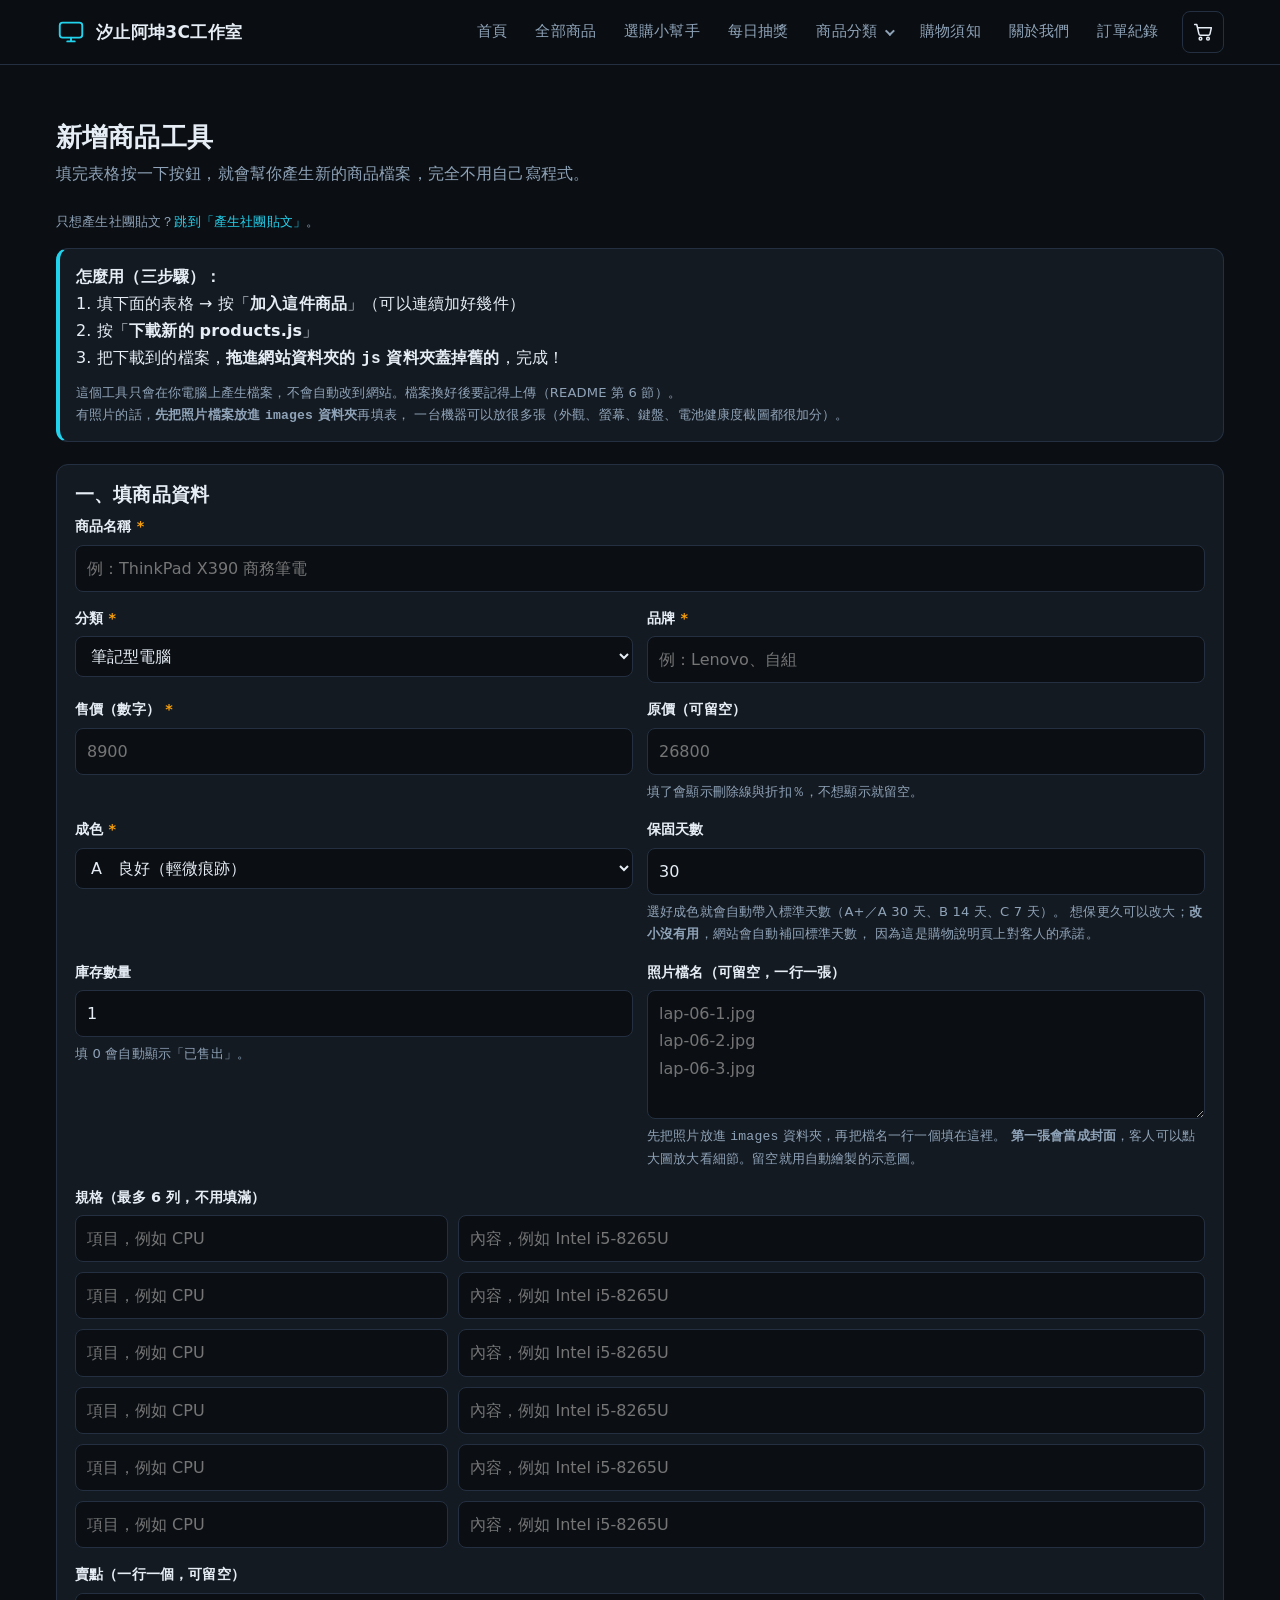
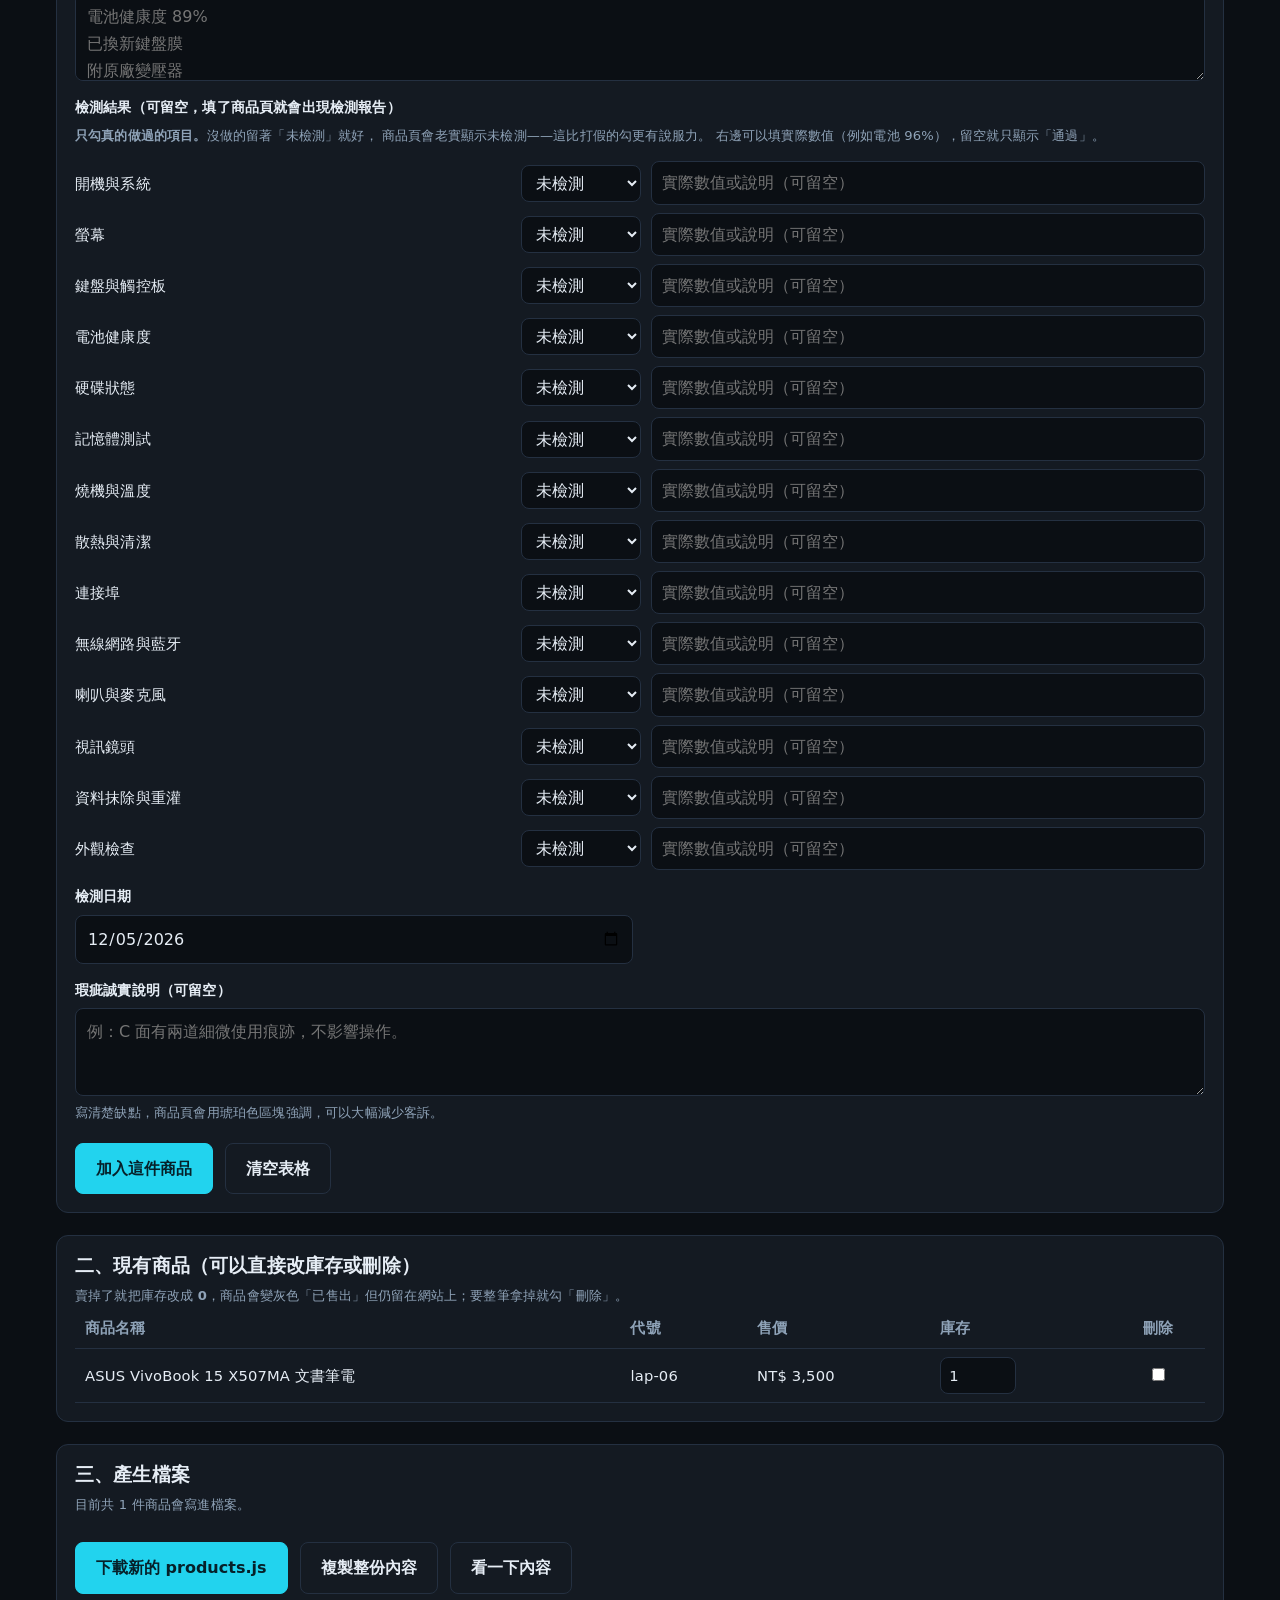
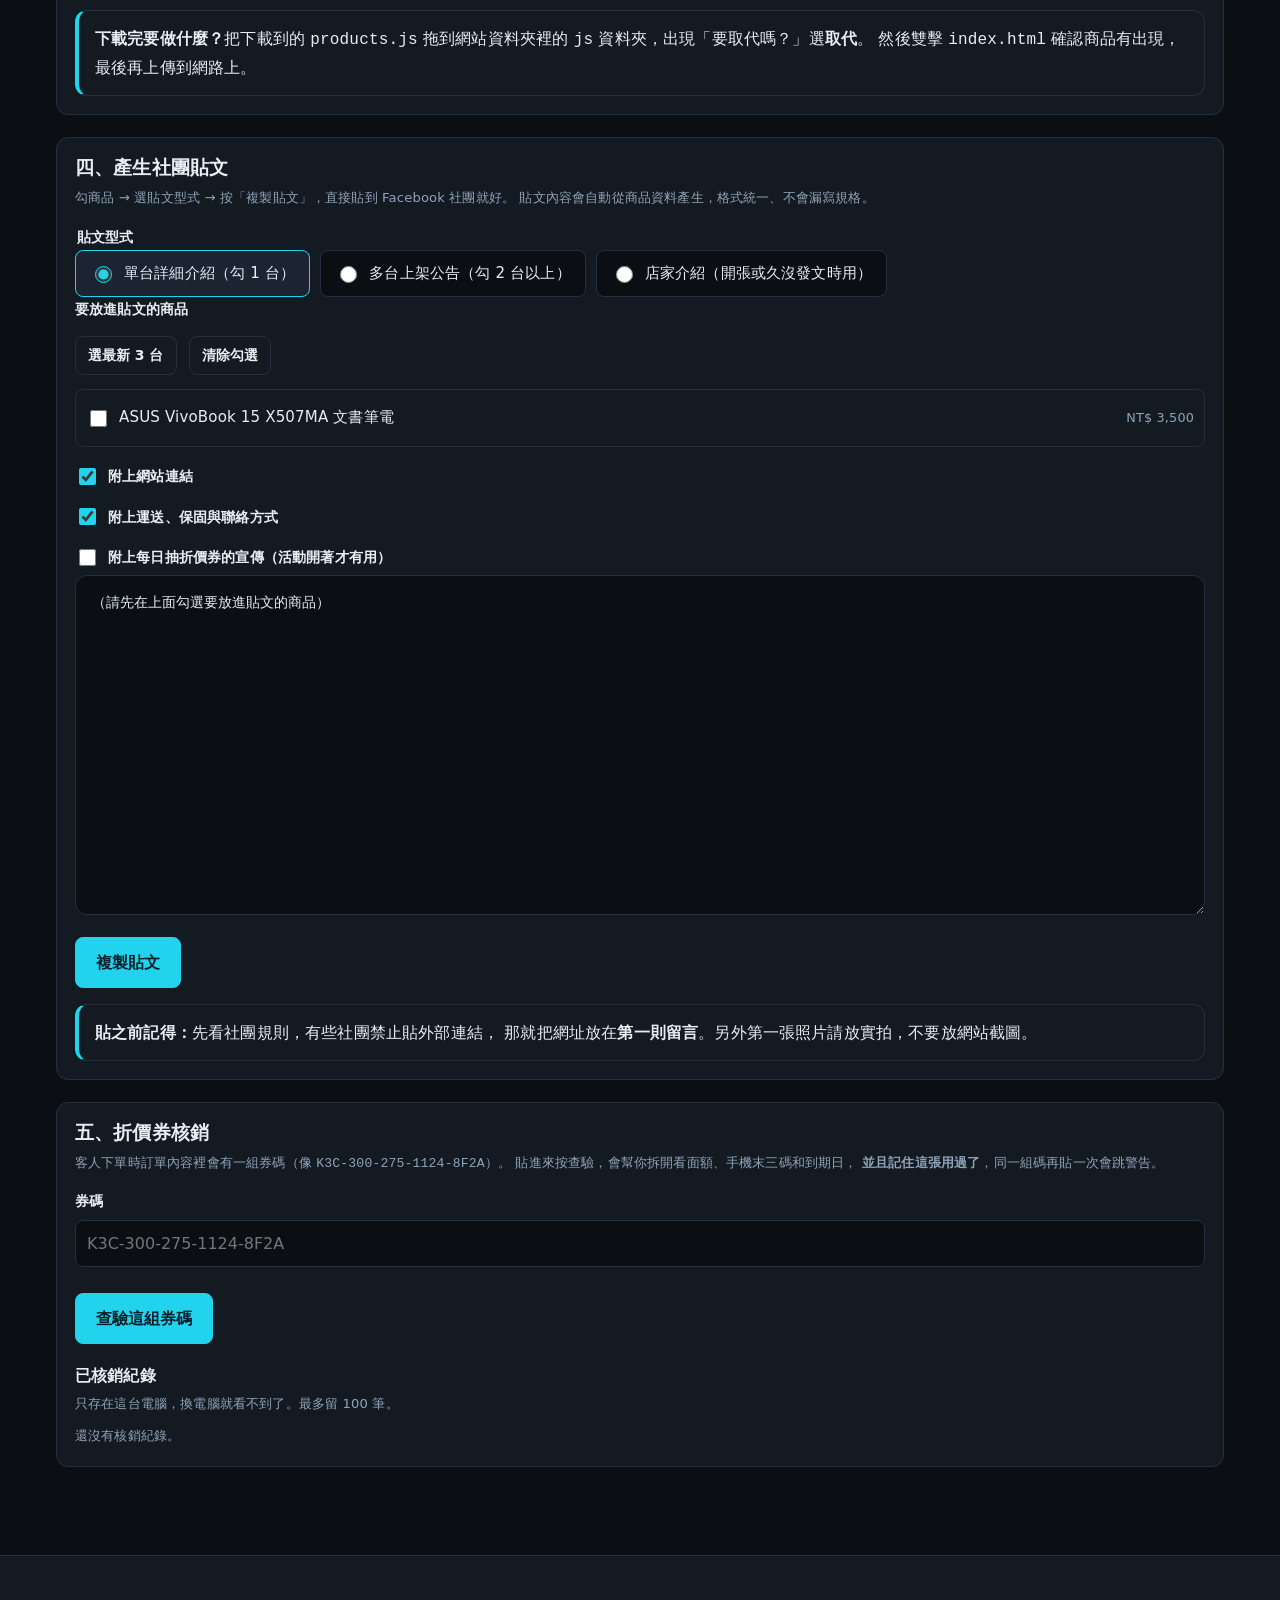
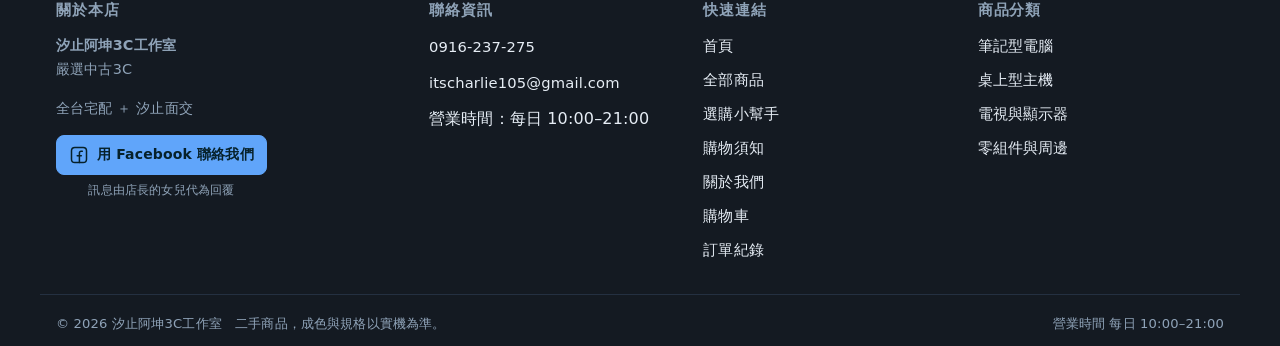
<file: 新增商品工具.html>
<!DOCTYPE html>
<html lang="zh-Hant-TW">
<head>
<meta charset="utf-8">
<meta name="viewport" content="width=device-width, initial-scale=1">
<title>新增商品工具（老闆專用）</title>
<meta name="description" content="填表就能新增商品，自動產生新的 products.js 檔案，不用自己寫程式。">
<link rel="icon" href="data:image/svg+xml,%3Csvg%20xmlns='http://www.w3.org/2000/svg'%20viewBox='0%200%2032%2032'%3E%3Crect%20width='32'%20height='32'%20rx='7'%20fill='%230B0F14'/%3E%3Crect%20x='6'%20y='9'%20width='20'%20height='13'%20rx='2'%20fill='none'%20stroke='%2322D3EE'%20stroke-width='2'/%3E%3Cpath%20d='M12%2026h8'%20stroke='%2322D3EE'%20stroke-width='2'%20stroke-linecap='round'/%3E%3C/svg%3E">
<link rel="stylesheet" href="css/style.css">
<style>
  /* 這個工具頁專用的幾個小樣式 */
  .tool-note { border-left: 4px solid var(--accent); }
  .spec-rows { display: grid; gap: 10px; }
  .spec-row { display: grid; grid-template-columns: 1fr 2fr; gap: 10px; }
  .ins-rows { display: grid; gap: 8px; }
  .redeem-card {
    margin-top: 14px; padding: 14px 16px; border-radius: var(--radius-sm);
    border: 1px solid var(--border); background: var(--surface-2);
  }
  .redeem-card.is-ok { border-color: rgba(52, 211, 153, .5); background: rgba(52, 211, 153, .1); }
  .redeem-card.is-warn { border-color: rgba(245, 158, 11, .5); background: rgba(245, 158, 11, .1); }
  .redeem-card.is-bad { border-color: rgba(248, 113, 113, .5); background: rgba(248, 113, 113, .1); }
  .redeem-card h4 { margin: 0 0 8px; font-size: 1.05rem; }
  .redeem-card dl { display: grid; grid-template-columns: auto 1fr; gap: 4px 14px; margin: 0; }
  .redeem-card dt { color: var(--text-dim); font-size: .88rem; }
  .redeem-card dd { margin: 0; font-weight: 600; font-size: .92rem; }
  .redeem-row {
    display: flex; align-items: center; gap: 12px; flex-wrap: wrap;
    padding: 9px 2px; border-bottom: 1px solid var(--border); font-size: .9rem;
  }
  .redeem-row:last-child { border-bottom: 0; }
  .redeem-row code { font-size: .88rem; }
  .redeem-row .when { color: var(--text-dim); margin-left: auto; font-size: .82rem; }
  .ins-edit {
    display: grid; grid-template-columns: 1.1fr 120px 1.4fr; gap: 10px; align-items: center;
  }
  .ins-edit > span { font-size: .92rem; }
  .ins-edit select, .ins-edit input { padding: 7px 10px; }
  @media (max-width: 768px) {
    .ins-edit { grid-template-columns: 1fr; gap: 6px; }
    .ins-edit > span { font-weight: 600; margin-top: 6px; }
  }
  .stock-table { width: 100%; border-collapse: collapse; font-size: .92rem; }
  .stock-table th, .stock-table td { padding: 8px 10px; border-bottom: 1px solid var(--border); text-align: left; }
  .stock-table th { color: var(--text-dim); font-weight: 600; }
  .stock-table input[type="number"] { width: 76px; padding: 5px 8px; }
  .stock-table td:last-child, .stock-table th:last-child { text-align: center; }
  .out-box { margin-top: 18px; }
  .ok-msg { color: var(--ok); font-weight: 600; }
  @media (max-width: 480px) {
    .spec-row { grid-template-columns: 1fr; }
  }
</style>
</head>
<body data-title="新增商品工具" data-page="tool">
<a class="sr-only" href="#main">跳到主要內容</a>
<header class="site-header" id="site-header"></header>

<main id="main">
  <div class="wrap">
    <div class="section">

      <div class="section-head">
        <h1 class="section-title">新增商品工具</h1>
        <p>填完表格按一下按鈕，就會幫你產生新的商品檔案，完全不用自己寫程式。</p>
      </div>

      <p class="hint" style="margin-bottom:14px">
        只想產生社團貼文？<a href="#post-tool">跳到「產生社團貼文」</a>。
      </p>

      <div class="callout tool-note">
        <p><strong>怎麼用（三步驟）：</strong></p>
        <p>1. 填下面的表格 → 按「<strong>加入這件商品</strong>」（可以連續加好幾件）<br>
           2. 按「<strong>下載新的 products.js</strong>」<br>
           3. 把下載到的檔案，<strong>拖進網站資料夾的 <code>js</code> 資料夾蓋掉舊的</strong>，完成！</p>
        <p class="hint" style="margin-top:8px">這個工具只會在你電腦上產生檔案，不會自動改到網站。檔案換好後要記得上傳（README 第 6 節）。</p>
        <p class="hint">有照片的話，<strong>先把照片檔案放進 <code>images</code> 資料夾</strong>再填表，
          一台機器可以放很多張（外觀、螢幕、鍵盤、電池健康度截圖都很加分）。</p>
      </div>

      <!-- 新增商品表單 -->
      <form class="panel panel-pad" id="add-form" novalidate style="margin-top:22px">
        <h2 class="section-title" style="font-size:1.2rem">一、填商品資料</h2>

        <div class="form-grid">
          <div class="field field--full">
            <label for="f-name">商品名稱 <span class="req" aria-hidden="true">*</span></label>
            <input class="input" type="text" id="f-name" placeholder="例：ThinkPad X390 商務筆電" data-rules="required" aria-describedby="err-f-name">
            <p class="field-error" id="err-f-name" role="alert"></p>
          </div>

          <div class="field">
            <label for="f-category">分類 <span class="req" aria-hidden="true">*</span></label>
            <select class="input" id="f-category">
              <option value="laptop">筆記型電腦</option>
              <option value="desktop">桌上型主機</option>
              <option value="tv">電視與顯示器</option>
              <option value="parts">零組件與周邊</option>
            </select>
          </div>

          <div class="field">
            <label for="f-brand">品牌 <span class="req" aria-hidden="true">*</span></label>
            <input class="input" type="text" id="f-brand" placeholder="例：Lenovo、自組" data-rules="required" aria-describedby="err-f-brand">
            <p class="field-error" id="err-f-brand" role="alert"></p>
          </div>

          <div class="field">
            <label for="f-price">售價（數字） <span class="req" aria-hidden="true">*</span></label>
            <input class="input" type="number" id="f-price" min="0" step="100" inputmode="numeric" placeholder="8900" data-rules="required" aria-describedby="err-f-price">
            <p class="field-error" id="err-f-price" role="alert"></p>
          </div>

          <div class="field">
            <label for="f-original">原價（可留空）</label>
            <input class="input" type="number" id="f-original" min="0" step="100" inputmode="numeric" placeholder="26800">
            <p class="hint">填了會顯示刪除線與折扣％，不想顯示就留空。</p>
          </div>

          <div class="field">
            <label for="f-condition">成色 <span class="req" aria-hidden="true">*</span></label>
            <select class="input" id="f-condition">
              <option value="A+">A+　近全新（幾乎無使用痕跡）</option>
              <option value="A" selected>A　良好（輕微痕跡）</option>
              <option value="B">B　使用痕跡明顯（有刮痕掉漆）</option>
              <option value="C">C　外觀瑕疵品（明顯損傷）</option>
            </select>
          </div>

          <div class="field">
            <label for="f-warranty">保固天數</label>
            <input class="input" type="number" id="f-warranty" min="0" step="1" inputmode="numeric" value="30">
            <p class="hint">選好成色就會自動帶入標準天數（A+／A 30 天、B 14 天、C 7 天）。
              想保更久可以改大；<strong>改小沒有用</strong>，網站會自動補回標準天數，
              因為這是購物說明頁上對客人的承諾。</p>
          </div>

          <div class="field">
            <label for="f-stock">庫存數量</label>
            <input class="input" type="number" id="f-stock" min="0" step="1" inputmode="numeric" value="1">
            <p class="hint">填 0 會自動顯示「已售出」。</p>
          </div>

          <div class="field">
            <label for="f-image">照片檔名（可留空，一行一張）</label>
            <textarea class="input" id="f-image" rows="4"
                      placeholder="lap-06-1.jpg&#10;lap-06-2.jpg&#10;lap-06-3.jpg"></textarea>
            <p class="hint">先把照片放進 <code>images</code> 資料夾，再把檔名一行一個填在這裡。
              <strong>第一張會當成封面</strong>，客人可以點大圖放大看細節。留空就用自動繪製的示意圖。</p>
          </div>

          <div class="field field--full">
            <span class="field-legend">規格（最多 6 列，不用填滿）</span>
            <div class="spec-rows" id="spec-rows"></div>
          </div>

          <div class="field field--full">
            <label for="f-highlights">賣點（一行一個，可留空）</label>
            <textarea class="input" id="f-highlights" placeholder="電池健康度 89%&#10;已換新鍵盤膜&#10;附原廠變壓器"></textarea>
          </div>

          <div class="field field--full">
            <span class="field-legend">檢測結果（可留空，填了商品頁就會出現檢測報告）</span>
            <p class="hint" style="margin:0 0 8px">
              <strong>只勾真的做過的項目。</strong>沒做的留著「未檢測」就好，
              商品頁會老實顯示未檢測——這比打假的勾更有說服力。
              右邊可以填實際數值（例如電池 96%），留空就只顯示「通過」。
            </p>
            <div class="ins-rows" id="ins-rows"></div>
          </div>

          <div class="field">
            <label for="f-ins-date">檢測日期</label>
            <input class="input" type="date" id="f-ins-date">
          </div>

          <div class="field field--full">
            <label for="f-notes">瑕疵誠實說明（可留空）</label>
            <textarea class="input" id="f-notes" placeholder="例：C 面有兩道細微使用痕跡，不影響操作。"></textarea>
            <p class="hint">寫清楚缺點，商品頁會用琥珀色區塊強調，可以大幅減少客訴。</p>
          </div>
        </div>

        <div class="hero-actions" style="margin-top:18px">
          <button class="btn btn-primary" type="submit">加入這件商品</button>
          <button class="btn btn-ghost" type="button" id="reset-form">清空表格</button>
          <span class="ok-msg" id="add-msg" role="status"></span>
        </div>
      </form>

      <!-- 現有商品 -->
      <section class="panel panel-pad" style="margin-top:22px">
        <h2 class="section-title" style="font-size:1.2rem">二、現有商品（可以直接改庫存或刪除）</h2>
        <p class="hint">賣掉了就把庫存改成 <strong>0</strong>，商品會變灰色「已售出」但仍留在網站上；要整筆拿掉就勾「刪除」。</p>
        <div style="overflow-x:auto">
          <table class="stock-table">
            <caption class="sr-only">現有商品庫存與刪除</caption>
            <thead>
              <tr><th>商品名稱</th><th>代號</th><th>售價</th><th>庫存</th><th>刪除</th></tr>
            </thead>
            <tbody id="stock-body"></tbody>
          </table>
        </div>
      </section>

      <!-- 產生檔案 -->
      <section class="panel panel-pad" style="margin-top:22px">
        <h2 class="section-title" style="font-size:1.2rem">三、產生檔案</h2>
        <p id="summary" class="hint"></p>
        <div class="hero-actions">
          <button class="btn btn-primary" type="button" id="download-btn">下載新的 products.js</button>
          <button class="btn btn-ghost" type="button" id="copy-btn">複製整份內容</button>
          <button class="btn btn-ghost" type="button" id="preview-btn">看一下內容</button>
        </div>
        <div class="out-box" id="out-box" hidden>
          <label class="sr-only" for="out-text">products.js 內容</label>
          <textarea class="order-text" id="out-text" readonly></textarea>
        </div>
        <div class="callout" style="margin-top:16px">
          <p><strong>下載完要做什麼？</strong>把下載到的 <code>products.js</code> 拖到網站資料夾裡的
            <code>js</code> 資料夾，出現「要取代嗎？」選<strong>取代</strong>。
            然後雙擊 <code>index.html</code> 確認商品有出現，最後再上傳到網路上。</p>
        </div>
      </section>

      <!-- 產生社團貼文 -->
      <section class="panel panel-pad" id="post-tool" style="margin-top:22px">
        <h2 class="section-title" style="font-size:1.2rem">四、產生社團貼文</h2>
        <p class="hint">勾商品 → 選貼文型式 → 按「複製貼文」，直接貼到 Facebook 社團就好。
          貼文內容會自動從商品資料產生，格式統一、不會漏寫規格。</p>

        <fieldset class="field" style="margin-top:16px">
          <legend class="field-legend">貼文型式</legend>
          <div class="radio-row">
            <label class="radio-card">
              <input type="radio" name="post-kind" value="single" checked>
              <span>單台詳細介紹（勾 1 台）</span>
            </label>
            <label class="radio-card">
              <input type="radio" name="post-kind" value="multi">
              <span>多台上架公告（勾 2 台以上）</span>
            </label>
            <label class="radio-card">
              <input type="radio" name="post-kind" value="intro">
              <span>店家介紹（開張或久沒發文時用）</span>
            </label>
          </div>
        </fieldset>

        <div class="field" id="post-pick-wrap">
          <span class="field-legend">要放進貼文的商品</span>
          <div class="hero-actions" style="margin:8px 0">
            <button class="btn btn-ghost btn-sm" type="button" id="post-pick-new">選最新 3 台</button>
            <button class="btn btn-ghost btn-sm" type="button" id="post-pick-none">清除勾選</button>
          </div>
          <div style="max-height:260px;overflow-y:auto;border:1px solid var(--border);border-radius:8px;padding:10px">
            <div id="post-list"></div>
          </div>
        </div>

        <div class="field" style="margin-top:12px">
          <label class="check"><input type="checkbox" id="post-link" checked>
            <span>附上網站連結</span></label>
          <label class="check"><input type="checkbox" id="post-contact" checked>
            <span>附上運送、保固與聯絡方式</span></label>
          <label class="check"><input type="checkbox" id="post-lucky">
            <span>附上每日抽折價券的宣傳（活動開著才有用）</span></label>
        </div>

        <label class="sr-only" for="post-text">貼文內容</label>
        <textarea class="order-text" id="post-text" style="min-height:340px" readonly></textarea>
        <div class="hero-actions" style="margin-top:14px">
          <button class="btn btn-primary" type="button" id="copy-post">複製貼文</button>
          <span class="ok-msg" id="post-msg" role="status"></span>
        </div>

        <div class="callout" style="margin-top:16px">
          <p><strong>貼之前記得：</strong>先看社團規則，有些社團禁止貼外部連結，
            那就把網址放在<strong>第一則留言</strong>。另外第一張照片請放實拍，不要放網站截圖。</p>
        </div>
      </section>

      <section class="panel panel-pad" id="redeem-tool" style="margin-top:22px">
        <h2 class="section-title" style="font-size:1.2rem">五、折價券核銷</h2>
        <p class="hint">客人下單時訂單內容裡會有一組券碼（像 <code>K3C-300-275-1124-8F2A</code>）。
          貼進來按查驗，會幫你拆開看面額、手機末三碼和到期日，
          <strong>並且記住這張用過了</strong>，同一組碼再貼一次會跳警告。</p>

        <div class="field" style="margin-top:14px">
          <label for="redeem-code">券碼</label>
          <input class="input" type="text" id="redeem-code" placeholder="K3C-300-275-1124-8F2A"
                 autocomplete="off" spellcheck="false">
        </div>
        <div class="hero-actions">
          <button class="btn btn-primary" type="button" id="redeem-check">查驗這組券碼</button>
          <button class="btn btn-ghost" type="button" id="redeem-mark" hidden>標記為已核銷</button>
        </div>
        <div id="redeem-out" role="status" aria-live="polite"></div>

        <h3 class="section-title" style="font-size:1rem;margin-top:22px">已核銷紀錄</h3>
        <p class="hint" style="margin:0 0 10px">只存在這台電腦，換電腦就看不到了。最多留 100 筆。</p>
        <div id="redeem-list"></div>
      </section>

    </div>
  </div>
</main>

<footer class="site-footer" id="site-footer"></footer>
<script src="js/config.js"></script>
<script src="js/products.js"></script>
<script src="js/svg.js"></script>
<script src="js/fit.js"></script>
<script src="js/inspect.js"></script>
<script src="js/lucky.js"></script>
<script src="js/app.js"></script>
<script>
/* =====================================================================
   新增商品工具：把表單內容轉成 products.js 的文字檔
   這一頁不影響網站本身，只是幫忙產生檔案。
   ===================================================================== */
(function () {
  'use strict';

  var CFG = window.SITE_CONFIG || {};

  // 工作用的商品清單：從現有的 window.PRODUCTS 複製一份
  var list = (window.PRODUCTS || []).map(function (p) { return p; });
  var removed = {};          // 被勾選刪除的商品代號
  var SPEC_ROWS = 6;         // 規格列數

  function $(sel) { return document.querySelector(sel); }
  function esc(v) { return String(v == null ? '' : v); }

  // 今天的日期（YYYY-MM-DD）
  function today() {
    var d = new Date();
    var p = function (n) { return (n < 10 ? '0' : '') + n; };
    return d.getFullYear() + '-' + p(d.getMonth() + 1) + '-' + p(d.getDate());
  }

  // 依分類自動想一個沒用過的商品代號
  var PREFIX = { laptop: 'lap', desktop: 'pc', tv: 'tv', parts: 'part' };
  function nextId(category) {
    var prefix = PREFIX[category] || 'item';
    var used = {};
    list.forEach(function (p) { used[p.id] = true; });
    for (var i = 1; i < 999; i++) {
      var id = prefix + '-' + (i < 10 ? '0' : '') + i;
      if (!used[id]) { return id; }
    }
    return prefix + '-' + Date.now();
  }

  // 依分類給一個預設的示意圖樣式
  var KIND = { laptop: 'laptop', desktop: 'desktop', tv: 'tv', parts: 'gpu' };

  // 這個成色的標準保固天數（跟網站用同一份設定）
  function stdWarranty(cond) {
    var map = CFG.warrantyByCondition || {};
    return Number(map[cond]) || 0;
  }

  // 產生檢測項目的輸入列
  function buildInspectRows() {
    var items = window.INSPECT_ITEMS || [];
    $('#ins-rows').innerHTML = items.map(function (item, i) {
      return '<div class="ins-edit">' +
        '<span>' + item.label + '</span>' +
        '<label class="sr-only" for="ins-st-' + i + '">' + item.label + ' 檢測狀態</label>' +
        '<select class="input" id="ins-st-' + i + '" data-ins-status="' + item.key + '">' +
          '<option value="">未檢測</option>' +
          '<option value="pass">通過</option>' +
          '<option value="note">注意</option>' +
          '<option value="na">不適用</option>' +
        '</select>' +
        '<label class="sr-only" for="ins-tx-' + i + '">' + item.label + ' 實際數值或說明</label>' +
        '<input class="input" type="text" id="ins-tx-' + i + '" data-ins-text="' + item.key +
          '" placeholder="實際數值或說明（可留空）">' +
        '</div>';
    }).join('');
  }

  // 把檢測欄位收集成 inspection 物件；完全沒填就回傳 null
  function collectInspection() {
    var out = {};
    var any = false;
    (window.INSPECT_ITEMS || []).forEach(function (item) {
      var st = $('[data-ins-status="' + item.key + '"]').value;
      var tx = $('[data-ins-text="' + item.key + '"]').value.trim();
      if (!st) { return; }
      any = true;
      if (st === 'na') { out[item.key] = 'na'; }
      else if (st === 'note') { out[item.key] = '!' + (tx || '有狀況，請見說明'); }
      else { out[item.key] = tx ? tx : true; }
    });
    if (!any) { return null; }
    out.date = $('#f-ins-date').value || today();
    return out;
  }

  // 產生規格輸入列
  function buildSpecRows() {
    var html = '';
    for (var i = 0; i < SPEC_ROWS; i++) {
      html += '<div class="spec-row">' +
        '<label class="sr-only" for="spec-label-' + i + '">規格 ' + (i + 1) + ' 項目</label>' +
        '<input class="input" type="text" id="spec-label-' + i + '" placeholder="項目，例如 CPU">' +
        '<label class="sr-only" for="spec-value-' + i + '">規格 ' + (i + 1) + ' 內容</label>' +
        '<input class="input" type="text" id="spec-value-' + i + '" placeholder="內容，例如 Intel i5-8265U">' +
        '</div>';
    }
    $('#spec-rows').innerHTML = html;
  }

  // 現有商品表格
  function renderStock() {
    $('#stock-body').innerHTML = list.map(function (p) {
      var gone = removed[p.id];
      return '<tr' + (gone ? ' style="opacity:.45"' : '') + '>' +
        '<td>' + esc(p.name) + '</td>' +
        '<td>' + esc(p.id) + '</td>' +
        '<td>NT$ ' + Number(p.price || 0).toLocaleString('zh-TW') + '</td>' +
        '<td><label class="sr-only" for="stock-' + p.id + '">' + esc(p.name) + ' 庫存</label>' +
        '<input class="input" type="number" min="0" step="1" id="stock-' + p.id +
        '" value="' + Number(p.stock || 0) + '" data-stock="' + esc(p.id) + '"></td>' +
        '<td><label class="sr-only" for="del-' + p.id + '">刪除 ' + esc(p.name) + '</label>' +
        '<input type="checkbox" id="del-' + p.id + '" data-del="' + esc(p.id) +
        '"' + (gone ? ' checked' : '') + '></td>' +
        '</tr>';
    }).join('');
    updateSummary();
  }

  function updateSummary() {
    var keep = list.filter(function (p) { return !removed[p.id]; }).length;
    $('#summary').textContent = '目前共 ' + keep + ' 件商品會寫進檔案' +
      (Object.keys(removed).length ? '（已勾選刪除 ' + Object.keys(removed).length + ' 件）' : '') + '。';
  }

  $('#stock-body').addEventListener('input', function (ev) {
    var el = ev.target;
    if (el.hasAttribute('data-stock')) {
      var id = el.getAttribute('data-stock');
      list.forEach(function (p) {
        if (p.id === id) { p.stock = Math.max(0, parseInt(el.value, 10) || 0); }
      });
    }
  });

  $('#stock-body').addEventListener('change', function (ev) {
    var el = ev.target;
    if (el.hasAttribute('data-del')) {
      var id = el.getAttribute('data-del');
      if (el.checked) { removed[id] = true; } else { delete removed[id]; }
      renderStock();
    }
  });

  // 把一段文字變成安全的 JS 字串
  function q(text) {
    return "'" + String(text == null ? '' : text)
      .replace(/\\/g, '\\\\')
      .replace(/'/g, "\\'")
      .replace(/[\r\n]+/g, ' ')
      .trim() + "'";
  }

  // 取出照片清單：支援 images 陣列，也相容舊的 image 單張欄位
  function photosOf(p) {
    if (Array.isArray(p.images)) {
      return p.images.filter(function (src) { return !!src; });
    }
    return p.image ? [p.image] : [];
  }

  // 把一件商品轉成 products.js 裡的那一段文字
  function toCode(p) {
    var specs = (p.specs || []).map(function (s) {
      return '      { label: ' + q(s.label) + ', value: ' + q(s.value) + ' }';
    }).join(',\n');
    var highlights = (p.highlights || []).map(q).join(', ');
    // 檢測紀錄：true 不加引號，其餘用字串
    var ins = (p.inspection && typeof p.inspection === 'object') ? p.inspection : null;
    var insCode = '';
    if (ins) {
      var keys = Object.keys(ins).filter(function (k) { return ins[k] !== null && ins[k] !== ''; });
      if (keys.length) {
        insCode = '    inspection: {\n' + keys.map(function (k) {
          return '      ' + k + ': ' + (ins[k] === true ? 'true' : q(ins[k]));
        }).join(',\n') + '\n    },\n';
      }
    }

    var photos = photosOf(p);
    var photoCode = photos.length
      ? '[\n' + photos.map(function (src) { return '      ' + q(src); }).join(',\n') + '\n    ]'
      : '[]';
    return '  {\n' +
      '    id: ' + q(p.id) + ',\n' +
      '    name: ' + q(p.name) + ',\n' +
      '    category: ' + q(p.category) + ',\n' +
      '    brand: ' + q(p.brand) + ',\n' +
      '    price: ' + (Number(p.price) || 0) + ',\n' +
      '    originalPrice: ' + (p.originalPrice ? Number(p.originalPrice) : 'null') + ',\n' +
      '    condition: ' + q(p.condition) + ',\n' +
      '    warrantyDays: ' + (Number(p.warrantyDays) || 0) + ',\n' +
      '    stock: ' + (Number(p.stock) || 0) + ',\n' +
      '    specs: [\n' + specs + '\n    ],\n' +
      '    highlights: [' + highlights + '],\n' +
      '    notes: ' + q(p.notes) + ',\n' +
      insCode +
      '    images: ' + photoCode + ',\n' +
      '    svgKind: ' + q(p.svgKind) + ',\n' +
      '    createdAt: ' + q(p.createdAt) + '\n' +
      '  }';
  }

  // 組出完整的 products.js 內容
  function buildFile() {
    var keep = list.filter(function (p) { return !removed[p.id]; });
    return '/* =====================================================================\n' +
      '   products.js ─ 商品資料檔\n' +
      '   ---------------------------------------------------------------------\n' +
      '   這個檔案是用「新增商品工具.html」自動產生的（' + today() + '）。\n' +
      '   要新增、修改商品，最簡單的方法就是再打開那個工具填表、重新下載一次。\n' +
      '   也可以直接在這裡手動修改，欄位意思如下：\n' +
      '     id           唯一代號，不可重複\n' +
      '     name         商品名稱\n' +
      '     category     分類：laptop 筆電／desktop 桌機／tv 電視螢幕／parts 零組件\n' +
      '     brand        品牌\n' +
      '     price        售價（整數）\n' +
      '     originalPrice 原價，不想顯示就填 null\n' +
      "     condition    成色：'A+' / 'A' / 'B' / 'C'\n" +
      '     warrantyDays 保固天數，0 表示無保固\n' +
      '     stock        庫存，0 會顯示「已售出」\n' +
      '     specs        規格表\n' +
      '     highlights   賣點標籤\n' +
      '     notes        瑕疵誠實說明\n' +
      '     images       照片路徑陣列，可放多張；留成 [] 就用示意圖\n' +
      '     inspection   逐台檢測紀錄（用新增商品工具填最方便）\n' +
      '     svgKind      示意圖樣式：laptop/desktop/tv/monitor/gpu/cpu/ram/ssd\n' +
      '     createdAt    上架日期，用於「最新上架」排序\n' +
      '   ===================================================================== */\n\n' +
      'window.PRODUCTS = [\n\n' +
      keep.map(toCode).join(',\n\n') +
      '\n];\n';
  }

  /* ---------- 折價券核銷 ---------- */
  var REDEEM_KEY = 'kun3c_redeemed';

  function redeemRead() {
    try {
      var list = JSON.parse(window.localStorage.getItem(REDEEM_KEY) || '[]');
      return Array.isArray(list) ? list : [];
    } catch (e) { return []; }
  }

  function redeemWrite(list) {
    try {
      window.localStorage.setItem(REDEEM_KEY, JSON.stringify(list.slice(0, 100)));
    } catch (e) { /* 瀏覽器停用儲存時就不留紀錄 */ }
  }

  // 把券碼拆開：K3C-面額-手機末3碼-到期MMDD-亂數
  function redeemParse(code) {
    var m = /^K3C-(\d+)-(\d{3})-(\d{2})(\d{2})-([A-Z0-9]{4})$/i.exec(String(code).trim());
    if (!m) { return null; }
    var now = new Date();
    var month = Number(m[3]);
    var day = Number(m[4]);
    // 券最長只有兩週，所以到期月份比現在小很多時，代表是明年的
    var year = now.getFullYear();
    if (month < now.getMonth() - 1) { year += 1; }
    var expires = new Date(year, month - 1, day);
    var today = new Date(now.getFullYear(), now.getMonth(), now.getDate());
    return {
      code: String(code).trim().toUpperCase(),
      amount: Number(m[1]),
      tail: m[2],
      expiresAt: year + '-' + m[3] + '-' + m[4],
      expired: expires.getTime() < today.getTime()
    };
  }

  function redeemRenderList() {
    var list = redeemRead();
    if (!list.length) {
      $('#redeem-list').innerHTML = '<p class="hint" style="margin:0">還沒有核銷紀錄。</p>';
      return;
    }
    $('#redeem-list').innerHTML = list.map(function (r, i) {
      return '<div class="redeem-row">' +
        '<code>' + r.code + '</code>' +
        '<span>折 NT$ ' + Number(r.amount).toLocaleString() + '</span>' +
        '<span>手機末三碼 ' + r.tail + '</span>' +
        '<span class="when">' + r.at + '</span>' +
        '<button class="btn-remove" type="button" data-unredeem="' + i + '">刪除</button>' +
        '</div>';
    }).join('');
  }

  function initRedeem() {
    var input = $('#redeem-code');
    var out = $('#redeem-out');
    var markBtn = $('#redeem-mark');
    var pending = null;

    function show(cls, title, rows, note) {
      out.innerHTML = '<div class="redeem-card ' + cls + '"><h4>' + title + '</h4>' +
        (rows ? '<dl>' + rows + '</dl>' : '') +
        (note ? '<p class="hint" style="margin:10px 0 0">' + note + '</p>' : '') +
        '</div>';
    }

    $('#redeem-check').addEventListener('click', function () {
      pending = null;
      markBtn.setAttribute('hidden', '');
      var info = redeemParse(input.value);
      if (!info) {
        show('is-bad', '這不是一組有效的券碼', '',
          '正確格式長這樣：<code>K3C-300-275-1124-8F2A</code>。' +
          '請直接從客人傳來的訂單內容複製貼上，不要自己手打。');
        return;
      }
      var rows = '<dt>折抵金額</dt><dd>NT$ ' + info.amount.toLocaleString() + '</dd>' +
        '<dt>最低消費</dt><dd>NT$ ' + (info.amount * 20).toLocaleString() + '</dd>' +
        '<dt>手機末三碼</dt><dd>' + info.tail + '</dd>' +
        '<dt>到期日</dt><dd>' + info.expiresAt + '</dd>';
      var used = null;
      redeemRead().forEach(function (r) {
        if (r.code === info.code) { used = r; }
      });
      if (used) {
        show('is-bad', '這張券已經核銷過了', rows,
          '核銷時間：' + used.at + '。同一張券只能用一次，請跟客人確認。');
        return;
      }
      if (info.expired) {
        show('is-bad', '這張券已經過期', rows, '到期日已經過了，照規則不折抵。');
        return;
      }
      pending = info;
      markBtn.removeAttribute('hidden');
      show('is-ok', '券碼有效，可以折 NT$ ' + info.amount.toLocaleString(), rows,
        '<strong>請再核對兩件事：</strong>客人訂單上的電話末三碼要是 <strong>' + info.tail +
        '</strong>，而且商品總額要滿 NT$ ' + (info.amount * 20).toLocaleString() +
        '（折價券不折運費）。確認沒問題再按「標記為已核銷」。');
    });

    markBtn.addEventListener('click', function () {
      if (!pending) { return; }
      var list = redeemRead();
      list.unshift({
        code: pending.code,
        amount: pending.amount,
        tail: pending.tail,
        at: today() + ' ' + new Date().toTimeString().slice(0, 5)
      });
      redeemWrite(list);
      redeemRenderList();
      markBtn.setAttribute('hidden', '');
      show('is-warn', '已記錄：' + pending.code, '',
        '下次再貼同一組碼就會跳出警告。');
      pending = null;
      input.value = '';
      input.focus();
    });

    $('#redeem-list').addEventListener('click', function (ev) {
      var btn = ev.target.closest('[data-unredeem]');
      if (!btn) { return; }
      if (!window.confirm('刪除這筆核銷紀錄？刪掉之後同一組券碼就不會再跳警告了。')) { return; }
      var list = redeemRead();
      list.splice(Number(btn.getAttribute('data-unredeem')), 1);
      redeemWrite(list);
      redeemRenderList();
    });

    redeemRenderList();
  }

  initRedeem();

  /* ---------- 新增商品 ---------- */
  buildSpecRows();
  buildInspectRows();
  $('#f-ins-date').value = today();
  renderStock();

  $('#add-form').addEventListener('submit', function (ev) {
    ev.preventDefault();

    var fields = [['#f-name', '商品名稱'], ['#f-brand', '品牌'], ['#f-price', '售價']];
    var ok = true, first = null;
    fields.forEach(function (pair) {
      var el = $(pair[0]);
      var box = document.getElementById('err-' + el.id);
      var bad = !String(el.value).trim();
      if (pair[0] === '#f-price' && !bad && !(Number(el.value) >= 0)) { bad = true; }
      box.textContent = bad ? '請填寫' + pair[1] + '。' : '';
      if (bad) { el.classList.add('is-invalid'); ok = false; if (!first) { first = el; } }
      else { el.classList.remove('is-invalid'); }
    });
    if (!ok) { first.focus(); return; }

    var specs = [];
    for (var i = 0; i < SPEC_ROWS; i++) {
      var label = $('#spec-label-' + i).value.trim();
      var value = $('#spec-value-' + i).value.trim();
      if (label && value) { specs.push({ label: label, value: value }); }
    }
    if (!specs.length) { specs.push({ label: '規格', value: '詳見商品說明' }); }

    var category = $('#f-category').value;
    var product = {
      id: nextId(category),
      name: $('#f-name').value.trim(),
      category: category,
      brand: $('#f-brand').value.trim(),
      price: Number($('#f-price').value) || 0,
      originalPrice: $('#f-original').value ? Number($('#f-original').value) : null,
      condition: $('#f-condition').value,
      warrantyDays: Math.max(Number($('#f-warranty').value) || 0,
        stdWarranty($('#f-condition').value)),
      stock: Number($('#f-stock').value) || 0,
      specs: specs,
      highlights: $('#f-highlights').value.split('\n').map(function (t) {
        return t.trim();
      }).filter(Boolean),
      notes: $('#f-notes').value.trim(),
      inspection: collectInspection(),
      images: $('#f-image').value.split('\n').map(function (line) {
        var name = line.trim().replace(/^images\//, '');
        return name ? 'images/' + name : '';
      }).filter(Boolean),
      svgKind: KIND[category] || 'desktop',
      createdAt: today()
    };

    list.unshift(product);
    renderStock();
    renderPicker();
    $('#add-msg').textContent = '✓ 已加入「' + product.name + '」（代號 ' + product.id + '）';
    $('#add-form').reset();
    buildSpecRows();
    buildInspectRows();
    $('#f-ins-date').value = today();
    $('#f-name').focus();
    window.setTimeout(function () { $('#add-msg').textContent = ''; }, 6000);
  });

  // 換成色就把保固天數帶成該成色的標準
  $('#f-condition').addEventListener('change', function () {
    var std = stdWarranty(this.value);
    if (std > 0) { $('#f-warranty').value = std; }
  });

  $('#reset-form').addEventListener('click', function () {
    $('#add-form').reset();
    buildSpecRows();
    buildInspectRows();
    $('#f-ins-date').value = today();
    $('#add-msg').textContent = '';
  });

  /* ---------- 產生檔案 ---------- */
  $('#preview-btn').addEventListener('click', function () {
    var box = $('#out-box');
    $('#out-text').value = buildFile();
    box.removeAttribute('hidden');
    box.scrollIntoView({ block: 'nearest' });
  });

  $('#copy-btn').addEventListener('click', function () {
    var text = buildFile();
    var btn = $('#copy-btn');
    var done = function (good) {
      btn.textContent = good ? '已複製 ✓' : '請改用「看一下內容」手動複製';
      window.setTimeout(function () { btn.textContent = '複製整份內容'; }, 2500);
    };
    var fallback = function () {
      var ta = document.createElement('textarea');
      ta.value = text;
      ta.style.position = 'fixed';
      ta.style.opacity = '0';
      document.body.appendChild(ta);
      ta.select();
      var good = false;
      try { good = document.execCommand('copy'); } catch (e) { good = false; }
      document.body.removeChild(ta);
      return good;
    };
    if (navigator.clipboard && navigator.clipboard.writeText) {
      navigator.clipboard.writeText(text).then(function () { done(true); },
        function () { done(fallback()); });
    } else {
      done(fallback());
    }
  });

  /* ---------- 產生社團貼文 ---------- */
  var COND_NAME = {
    'A+': 'A+ 近全新', 'A': 'A 良好',
    'B': 'B 使用痕跡明顯', 'C': 'C 外觀瑕疵品'
  };
  var picked = {};

  function money(n) { return 'NT$ ' + Number(n || 0).toLocaleString('zh-TW'); }

  function siteUrl() {
    var u = CFG.siteUrl || '';
    return u && u.slice(-1) !== '/' ? u + '/' : u;
  }

  function aliveList() {
    return list.filter(function (p) { return !removed[p.id]; });
  }

  function renderPicker() {
    var items = aliveList();
    $('#post-list').innerHTML = items.map(function (p) {
      var sold = p.stock <= 0;
      return '<label class="check"><input type="checkbox" data-pick="' + p.id + '"' +
        (picked[p.id] ? ' checked' : '') + '>' +
        '<span>' + p.name + (sold ? '（已售出）' : '') + '</span>' +
        '<span class="check-count">' + money(p.price) + '</span></label>';
    }).join('');
  }

  function pickedProducts() {
    return aliveList().filter(function (p) { return picked[p.id]; });
  }

  function postKind() {
    var r = document.querySelector('input[name="post-kind"]:checked');
    return r ? r.value : 'single';
  }

  // 運送、保固與聯絡方式的共用段落
  function footerLines() {
    var lines = [];
    var fee = Number(CFG.shippingFee || 0);
    var free = Number(CFG.freeShippingThreshold || 0);
    lines.push('🚚 全台宅配（運費 ' + fee + ' 元，滿 ' + free.toLocaleString('zh-TW') + ' 元免運）');
    lines.push('🤝 汐止面交，當場開機驗機、滿意再付款');
    lines.push('📞 ' + (CFG.phone || '') + '（' + (CFG.hours || '') + '）');
    lines.push('💬 ' + (CFG.contactChannel || '訊息') + ' 私訊也可以' +
      (CFG.contactNote ? '（' + CFG.contactNote + '）' : ''));
    return lines;
  }

  // 單台詳細介紹
  function singlePost(p, withLink, withContact) {
    var out = [];
    out.push('💻 ' + p.name);
    out.push('');
    out.push('【規格】');
    (p.specs || []).forEach(function (s2) {
      out.push('・' + s2.label + '：' + s2.value);
    });
    if ((p.highlights || []).length) {
      out.push('');
      out.push('【重點】');
      (p.highlights || []).forEach(function (h) { out.push('・' + h); });
    }
    if (p.notes) {
      out.push('');
      out.push('【誠實說明】');
      out.push(p.notes);
    }
    out.push('');
    out.push('💰 售價：' + money(p.price) +
      (p.originalPrice ? '（原價 ' + money(p.originalPrice) + '）' : ''));
    out.push('🔎 成色：' + (COND_NAME[p.condition] || p.condition));
    var wd = Math.max(Number(p.warrantyDays) || 0, stdWarranty(p.condition));
    out.push('🛡 保固：' + (wd > 0 ? wd + ' 天店家保固' : '本件無保固'));
    out.push('📦 庫存：' + (p.stock > 0 ? '尚有 ' + p.stock + ' 件' : '已售出'));
    if (withLink && siteUrl()) {
      out.push('');
      out.push('📷 實拍照片與完整規格：');
      out.push(siteUrl() + 'product.html?id=' + p.id);
    }
    if (withContact) {
      out.push('');
      footerLines().forEach(function (l) { out.push(l); });
    }
    out.push('');
    out.push('有興趣留言或私訊 🙋');
    return out.join('\n');
  }

  // 多台上架公告
  function multiPost(items, withLink, withContact) {
    var out = [];
    out.push('【新上架 ' + items.length + ' 台】' + (CFG.storeName || ''));
    out.push('');
    items.forEach(function (p) {
      out.push('・' + p.name + '　' + money(p.price));
      // 多台貼文求精簡：拿掉規格裡括號內的補充說明
      var brief = (p.specs || []).slice(0, 3).map(function (s2) {
        return String(s2.value).replace(/（[^）]*）/g, '').replace(/\([^)]*\)/g, '').trim();
      }).filter(Boolean).join('／');
      var tail = '成色 ' + (COND_NAME[p.condition] || p.condition) +
        '｜' + (Math.max(Number(p.warrantyDays) || 0, stdWarranty(p.condition)) > 0
          ? '保固 ' + Math.max(Number(p.warrantyDays) || 0, stdWarranty(p.condition)) + ' 天'
          : '無保固');
      out.push('　　' + (brief ? brief + '｜' : '') + tail);
    });
    out.push('');
    out.push('每一台都實機檢測過，外觀刮痕與電池狀況都誠實寫在商品頁上。');
    if (withLink && siteUrl()) {
      out.push('');
      out.push('📷 實拍照片與完整規格都在這裡：');
      out.push(siteUrl());
    }
    if (withContact) {
      out.push('');
      footerLines().forEach(function (l) { out.push(l); });
    }
    out.push('');
    out.push('有興趣留言或私訊 🙋');
    return out.join('\n');
  }

  // 店家介紹
  function introPost(withLink, withContact) {
    var out = [];
    out.push('【' + (CFG.storeName || '') + '】' + (CFG.slogan || ''));
    out.push('');
    out.push('我爸在汐止修了二十幾年電腦，這幾年在社團賣二手機，謝謝大家一直以來的照顧 🙏');
    out.push('');
    out.push('為了讓大家不用一直往前翻貼文，我把所有機器整理成一個網站：');
    out.push('・一次看完全部庫存，筆電／桌機／電視螢幕／零組件分好類');
    out.push('・可以直接篩預算、成色、有沒有保固');
    out.push('・每台都有完整規格與實拍照片');
    out.push('・賣掉的會自動標示「已售出」，不用再問還有沒有');
    out.push('');
    out.push('最重要的是成色這件事：我們把外觀分成 A+／A／B／C 四級，標準公開在網站上，');
    out.push('每台有幾道刮痕、電池剩多少，都寫在「誠實說明」裡，不會只挑好聽的講。');
    var n = aliveList().filter(function (p) { return p.stock > 0; }).length;
    out.push('');
    out.push('目前站上有 ' + n + ' 台機器可以挑。');
    if (withLink && siteUrl()) {
      out.push(siteUrl());
    }
    if (withContact) {
      out.push('');
      footerLines().forEach(function (l) { out.push(l); });
    }
    out.push('');
    out.push('有想找的機型也可以留言，有收到會第一時間通知你 🙋');
    return out.join('\n');
  }

  // 抽獎活動的宣傳段落（活動關掉時回傳空字串，貼文就不會提到它）
  function luckyPitch() {
    var lot = CFG.lottery || {};
    if (lot.enabled !== true || !lot.prizes || !lot.prizes.length) { return ''; }
    var top = 0;
    lot.prizes.forEach(function (p) {
      if (Number(p.amount) > top) { top = Number(p.amount); }
    });
    var url = String(CFG.siteUrl || '');
    return '\n\n🎁 順便說一下，網站上可以【每天抽一次折價券】\n' +
      '・最高折 NT$ ' + top.toLocaleString() + '，不用註冊、不用留個資\n' +
      '・中獎機率我們全部公開寫在頁面上，不玩「中獎率依活動辦法」那一套\n' +
      '・抽到比手上更大的才會換，不會愈抽愈小\n' +
      (url ? '・' + url + 'lucky.html' : '');
  }

  function buildPost() {
    var kind = postKind();
    var withLink = $('#post-link').checked;
    var withContact = $('#post-contact').checked;
    var tail = $('#post-lucky').checked ? luckyPitch() : '';
    var items = pickedProducts();
    if (kind === 'intro') { return introPost(withLink, withContact) + tail; }
    if (!items.length) {
      return '（請先在上面勾選要放進貼文的商品）';
    }
    if (kind === 'single') {
      return singlePost(items[0], withLink, withContact) + tail +
        (items.length > 1 ? '\n\n※ 單台貼文只會用勾選的第一台，其餘忽略。' : '');
    }
    return multiPost(items, withLink, withContact) + tail;
  }

  function refreshPost() {
    $('#post-text').value = buildPost();
  }

  $('#post-list').addEventListener('change', function (ev) {
    var el = ev.target;
    if (el.hasAttribute('data-pick')) {
      var id = el.getAttribute('data-pick');
      if (el.checked) { picked[id] = true; } else { delete picked[id]; }
      refreshPost();
    }
  });

  $('#post-pick-new').addEventListener('click', function () {
    picked = {};
    aliveList().filter(function (p) { return p.stock > 0; })
      .sort(function (a, b) { return a.createdAt < b.createdAt ? 1 : -1; })
      .slice(0, 3).forEach(function (p) { picked[p.id] = true; });
    renderPicker();
    refreshPost();
  });

  $('#post-pick-none').addEventListener('click', function () {
    picked = {};
    renderPicker();
    refreshPost();
  });

  Array.prototype.slice.call(document.querySelectorAll('input[name="post-kind"]')).forEach(function (el) {
    el.addEventListener('change', function () {
      $('#post-pick-wrap').style.display = postKind() === 'intro' ? 'none' : '';
      refreshPost();
    });
  });
  $('#post-link').addEventListener('change', refreshPost);
  $('#post-contact').addEventListener('change', refreshPost);
  $('#post-lucky').addEventListener('change', refreshPost);

  $('#copy-post').addEventListener('click', function () {
    var ta = $('#post-text');
    var text = ta.value;
    function done(good) {
      $('#post-msg').textContent = good
        ? '✓ 已複製，可以直接貼到社團了'
        : '複製失敗，請在上面的文字框全選後自己複製';
      window.setTimeout(function () { $('#post-msg').textContent = ''; }, 5000);
    }
    // 備援：直接選取文字框內容再複製，瀏覽器擋掉剪貼簿 API 時也能用
    function fallback() {
      ta.removeAttribute('readonly');
      ta.focus();
      ta.setSelectionRange(0, text.length);
      var good = false;
      try { good = document.execCommand('copy'); } catch (e) { good = false; }
      ta.setAttribute('readonly', '');
      return good;
    }
    if (navigator.clipboard && navigator.clipboard.writeText) {
      navigator.clipboard.writeText(text).then(function () { done(true); },
        function () { done(fallback()); });
    } else {
      done(fallback());
    }
  });

  renderPicker();
  refreshPost();

  $('#download-btn').addEventListener('click', function () {
    var blob = new Blob([buildFile()], { type: 'text/javascript;charset=utf-8' });
    var url = URL.createObjectURL(blob);
    var a = document.createElement('a');
    a.href = url;
    a.download = 'products.js';
    document.body.appendChild(a);
    a.click();
    document.body.removeChild(a);
    window.setTimeout(function () { URL.revokeObjectURL(url); }, 1000);
    var btn = $('#download-btn');
    btn.textContent = '已下載 ✓ 請拖進 js 資料夾';
    window.setTimeout(function () { btn.textContent = '下載新的 products.js'; }, 4000);
  });
})();
</script>
</body>
</html>
</file>
<file: css/style.css>
/* =====================================================================
   style.css ─ 汐止阿坤3C工作室 全站樣式（深色科技感）
   全部手寫，無任何框架、無外部字型、無外部圖片。
   ===================================================================== */

/* ---------- 色票與基礎變數 ---------- */
:root {
  --bg: #0B0F14;          /* 頁面底色 */
  --surface: #141A22;     /* 卡片底色 */
  --surface-2: #1B2430;   /* 卡片 hover／次要區塊 */
  --border: #243041;      /* 邊框 */
  --text: #E6EDF5;        /* 主文字 */
  --text-dim: #8FA3B8;    /* 次要文字 */
  --accent: #22D3EE;      /* 霓虹青（主色：價格、按鈕、焦點） */
  --accent-2: #3B82F6;    /* 藍（次要強調） */
  --warn: #F59E0B;        /* 琥珀（庫存警示、限量） */
  --ok: #34D399;          /* 綠（可面交、有保固） */

  --radius: 12px;
  --radius-sm: 8px;
  --speed: 170ms;
  --ease: ease;
  --wrap: 1200px;
  --shadow: 0 8px 24px rgba(0, 0, 0, .35);
}

/* ---------- 重置 ---------- */
*, *::before, *::after { box-sizing: border-box; }

html { -webkit-text-size-adjust: 100%; }

body {
  margin: 0;
  background: var(--bg);
  color: var(--text);
  font-family: system-ui, -apple-system, "Noto Sans TC", "PingFang TC", "Microsoft JhengHei", sans-serif;
  font-size: 16px;
  line-height: 1.7;
  letter-spacing: .01em;
  overflow-x: hidden;
}

img { max-width: 100%; height: auto; display: block; }
[hidden] { display: none !important; }
a { color: var(--accent); text-decoration: none; }
a:hover { text-decoration: underline; }
ul, ol { margin: 0; padding: 0; list-style: none; }
h1, h2, h3, h4 { margin: 0 0 .5em; line-height: 1.3; font-weight: 700; }
h1 { font-size: 2rem; }
h2 { font-size: 1.5rem; }
h3 { font-size: 1.15rem; }
p { margin: 0 0 1em; }
button { font: inherit; color: inherit; }
input, select, textarea { font: inherit; color: inherit; }

/* 全站統一的鍵盤焦點框 */
:focus-visible {
  outline: 2px solid var(--accent);
  outline-offset: 2px;
  border-radius: 4px;
}

.sr-only {
  position: absolute; width: 1px; height: 1px;
  padding: 0; margin: -1px; overflow: hidden;
  clip: rect(0 0 0 0); white-space: nowrap; border: 0;
}

.wrap { width: 100%; max-width: var(--wrap); margin: 0 auto; padding: 0 16px; }
.icon { width: 20px; height: 20px; flex: none; }

/* 漸層標題文字 */
.grad {
  background: linear-gradient(90deg, var(--accent), var(--accent-2));
  -webkit-background-clip: text; background-clip: text;
  -webkit-text-fill-color: transparent; color: var(--accent);
}

/* ---------- 按鈕 ---------- */
.btn {
  display: inline-flex; align-items: center; justify-content: center; gap: 8px;
  padding: 11px 20px; border-radius: var(--radius-sm);
  border: 1px solid transparent; background: transparent;
  font-weight: 600; cursor: pointer; text-align: center;
  transition: background var(--speed) var(--ease), border-color var(--speed) var(--ease),
              color var(--speed) var(--ease), transform var(--speed) var(--ease);
}
.btn:hover { text-decoration: none; }
.btn-primary { background: var(--accent); color: #06212A; border-color: var(--accent); }
.btn-primary:hover { background: #67E3F6; }
.btn-ghost { background: transparent; color: var(--text); border-color: var(--border); }
.btn-ghost:hover { background: var(--surface-2); border-color: var(--accent); color: var(--text); }
/* 聯絡按鈕（Facebook／LINE…）：淺藍底＋深色字，確保文字對比度足夠 */
.btn-contact { background: #60A5FA; color: #06212A; border-color: #60A5FA; }
.btn-contact:hover { background: #93C5FD; }
.btn-sm { padding: 7px 12px; font-size: .875rem; }
.btn-block { width: 100%; }
.btn:disabled, .btn[aria-disabled="true"] {
  opacity: .45; cursor: not-allowed; background: var(--surface-2);
  color: var(--text-dim); border-color: var(--border);
}

/* ---------- 頁首 ---------- */
.site-header {
  position: sticky; top: 0; z-index: 50;
  background: rgba(11, 15, 20, .94);
  border-bottom: 1px solid var(--border);
}
.header-inner {
  display: flex; align-items: center; gap: 12px;
  min-height: 64px;
}
.brand { display: flex; align-items: center; gap: 10px; color: var(--text); margin-right: auto; }
.brand:hover { text-decoration: none; }
.brand-mark { display: flex; color: var(--accent); }
.brand-mark svg { width: 30px; height: 30px; }
.brand-text { display: flex; flex-direction: column; line-height: 1.2; }
.brand-zh { font-size: 1.06rem; font-weight: 700; letter-spacing: .02em; }
.brand-en { font-size: .72rem; color: var(--text-dim); letter-spacing: .14em; text-transform: uppercase; }

.nav-list { display: flex; align-items: center; gap: 4px; }
.nav-list > li { position: relative; }
.nav-list a, .nav-dd > summary {
  display: flex; align-items: center; gap: 6px;
  padding: 9px 12px; border-radius: var(--radius-sm);
  color: var(--text-dim); font-size: .95rem; font-weight: 500;
  transition: color var(--speed) var(--ease), background var(--speed) var(--ease);
}
.nav-list a:hover, .nav-dd > summary:hover { color: var(--text); background: var(--surface-2); text-decoration: none; }
.nav-list a[aria-current="page"] { color: var(--accent); }

.nav-dd { position: relative; }
.nav-dd > summary { cursor: pointer; list-style: none; }
.nav-dd > summary::-webkit-details-marker { display: none; }
.nav-dd > summary::after {
  content: ""; width: 7px; height: 7px; margin-left: 2px;
  border-right: 2px solid currentColor; border-bottom: 2px solid currentColor;
  transform: rotate(45deg) translateY(-2px);
}
.nav-dd[open] > summary { color: var(--text); }
.nav-dd-menu {
  position: absolute; top: calc(100% + 6px); left: 0; z-index: 60;
  min-width: 190px; padding: 6px;
  background: var(--surface); border: 1px solid var(--border);
  border-radius: var(--radius); box-shadow: var(--shadow);
}
.nav-dd-menu a { padding: 9px 10px; }

.cart-link {
  position: relative; display: flex; align-items: center; justify-content: center;
  width: 42px; height: 42px; border-radius: var(--radius-sm);
  border: 1px solid var(--border); color: var(--text);
  transition: border-color var(--speed) var(--ease), background var(--speed) var(--ease);
}
.cart-link:hover { border-color: var(--accent); background: var(--surface-2); text-decoration: none; }
.cart-badge {
  position: absolute; top: -7px; right: -7px; min-width: 20px; height: 20px;
  display: flex; align-items: center; justify-content: center; padding: 0 5px;
  border-radius: 999px; background: var(--accent); color: #06212A;
  font-size: .72rem; font-weight: 700; line-height: 1;
}
.cart-badge[hidden] { display: none; }

.nav-toggle {
  display: none; align-items: center; justify-content: center;
  width: 42px; height: 42px; border-radius: var(--radius-sm);
  border: 1px solid var(--border); background: transparent; cursor: pointer;
}

/* ---------- 主視覺 ---------- */
main { display: block; min-height: 50vh; }
.section { padding: 56px 0; }
.section-head { margin-bottom: 24px; }
.section-head p { color: var(--text-dim); margin: 0; }
.section-title { font-size: 1.6rem; margin-bottom: 6px; }

.hero {
  position: relative; overflow: hidden;
  padding: 72px 0 64px;
  border-bottom: 1px solid var(--border);
  background:
    radial-gradient(900px 420px at 80% -10%, rgba(34, 211, 238, .14), transparent 70%),
    radial-gradient(700px 380px at 10% 110%, rgba(59, 130, 246, .13), transparent 70%);
}
.hero-inner { max-width: 760px; }
.hero h1 { font-size: clamp(2rem, 6vw, 3.2rem); margin-bottom: 14px; letter-spacing: .02em; }
.hero-sub { font-size: 1.08rem; color: var(--text-dim); max-width: 620px; }
.hero-actions { display: flex; flex-wrap: wrap; gap: 12px; margin-top: 26px; }
.hero-meta { display: flex; flex-wrap: wrap; gap: 18px; margin-top: 28px; color: var(--text-dim); font-size: .9rem; }
.hero-meta span { display: inline-flex; align-items: center; gap: 6px; }
.hero-meta .icon { width: 18px; height: 18px; color: var(--ok); }

/* ---------- 信任條 ---------- */
.trust-bar { border-bottom: 1px solid var(--border); background: var(--surface); }
.trust-grid { display: grid; grid-template-columns: repeat(4, 1fr); gap: 1px; background: var(--border); }
.trust-item {
  display: flex; align-items: center; gap: 12px;
  padding: 22px 18px; background: var(--surface);
}
.trust-item .icon { width: 26px; height: 26px; color: var(--accent); }
.trust-item strong { display: block; font-size: .98rem; }
.trust-item span { color: var(--text-dim); font-size: .84rem; }

/* ---------- 卡片通用 ---------- */
.card {
  position: relative; display: flex; flex-direction: column;
  background: var(--surface); border: 1px solid var(--border);
  border-radius: var(--radius); overflow: hidden;
  transition: border-color var(--speed) var(--ease), transform var(--speed) var(--ease),
              background var(--speed) var(--ease);
}
.card:hover { border-color: var(--accent); transform: translateY(-2px); background: var(--surface-2); }

/* 分類入口卡 */
.cat-grid { display: grid; grid-template-columns: repeat(4, 1fr); gap: 16px; }
.cat-card { padding: 22px; color: var(--text); }
.cat-card:hover { text-decoration: none; }
.cat-media { height: 92px; margin-bottom: 14px; }
.cat-media svg { width: 100%; height: 100%; }
.cat-card h3 { margin-bottom: 4px; }
.cat-card p { color: var(--text-dim); font-size: .86rem; margin: 0 0 10px; }
.cat-count { color: var(--accent); font-weight: 700; font-size: .9rem; }

/* ---------- 商品卡 ---------- */
.product-grid { display: grid; grid-template-columns: repeat(3, 1fr); gap: 20px; }
.media { display: flex; align-items: center; justify-content: center; background: var(--bg); }
.media svg, .media img { width: 100%; height: 100%; object-fit: contain; }
/* 真實照片在小卡與縮圖上填滿裁切，才不會縮成一小張；詳情頁仍完整顯示 */
.media--card img, .media--thumb img { object-fit: cover; }
/* 商品卡圖片區：固定 3:2 比例，真實照片才不會被切成一條 */
.media--card { aspect-ratio: 3 / 2; height: auto; padding: 14px; border-bottom: 1px solid var(--border); }
.media--card:has(img) { padding: 0; }
.media--big { height: 340px; padding: 26px; border: 1px solid var(--border); border-radius: var(--radius); }
.media--thumb { width: 76px; height: 64px; padding: 6px; border: 1px solid var(--border); border-radius: var(--radius-sm); flex: none; }

.card-body { display: flex; flex-direction: column; flex: 1 1 auto; padding: 16px; gap: 8px; }
.card-brand { color: var(--text-dim); font-size: .8rem; letter-spacing: .04em; text-transform: uppercase; }
.card-title { font-size: 1.02rem; margin: 0; }
.card-title a { color: var(--text); }
.card-title a:hover { color: var(--accent); text-decoration: none; }
.card-spec { margin: 0; color: var(--text-dim); font-size: .86rem; line-height: 1.55; }
.card-spec li { overflow: hidden; text-overflow: ellipsis; white-space: nowrap; }
.card-foot { margin-top: auto; display: flex; flex-direction: column; gap: 10px; }

.price-row { display: flex; align-items: baseline; flex-wrap: wrap; gap: 8px; }
.price { color: var(--accent); font-weight: 700; font-size: 1.45rem; letter-spacing: .01em; }
.price-old { color: var(--text-dim); font-size: .85rem; text-decoration: line-through; }
.price-off {
  color: var(--warn); font-size: .8rem; font-weight: 700;
  border: 1px solid rgba(245, 158, 11, .45); border-radius: 999px; padding: 1px 7px;
}

/* 標籤 */
.tag-row { display: flex; flex-wrap: wrap; gap: 6px; }
.tag {
  display: inline-flex; align-items: center; gap: 5px;
  padding: 3px 9px; border-radius: 999px;
  font-size: .78rem; font-weight: 600; line-height: 1.6;
  border: 1px solid var(--border); background: var(--surface-2); color: var(--text-dim);
}
.tag .icon { width: 14px; height: 14px; }
.tag-ok { color: var(--ok); border-color: rgba(52, 211, 153, .4); background: rgba(52, 211, 153, .1); }
.tag-warn { color: var(--warn); border-color: rgba(245, 158, 11, .4); background: rgba(245, 158, 11, .1); }
.tag-accent { color: var(--accent); border-color: rgba(34, 211, 238, .4); background: rgba(34, 211, 238, .1); }

.cond {
  display: inline-flex; align-items: center; gap: 4px;
  padding: 3px 10px; border-radius: 999px;
  font-size: .78rem; font-weight: 700; border: 1px solid;
}
.cond-ap { color: #A7F3D0; border-color: rgba(52, 211, 153, .55); background: rgba(52, 211, 153, .14); }
.cond-a { color: #BAE6FD; border-color: rgba(34, 211, 238, .55); background: rgba(34, 211, 238, .14); }
.cond-b { color: #FDE68A; border-color: rgba(245, 158, 11, .55); background: rgba(245, 158, 11, .14); }
.cond-c { color: #FDBA74; border-color: rgba(249, 115, 22, .6); background: rgba(249, 115, 22, .16); }

/* 已售出 */
.card.is-sold .media--card { filter: grayscale(1); opacity: .45; }
.card.is-sold .price { color: var(--text-dim); }
.ribbon-sold {
  position: absolute; top: 16px; left: -46px; z-index: 2;
  width: 170px; padding: 5px 0; transform: rotate(-38deg);
  background: var(--surface-2); border: 1px solid var(--border);
  color: var(--text-dim); text-align: center;
  font-size: .78rem; font-weight: 700; letter-spacing: .1em;
}

/* ---------- 商品列表頁 ---------- */
.shop-layout { display: grid; grid-template-columns: 268px 1fr; gap: 24px; align-items: start; }
.filter-aside {
  position: sticky; top: 84px;
  background: var(--surface); border: 1px solid var(--border);
  border-radius: var(--radius); padding: 18px;
}
.filter-toggle { display: none; }
.filter-group { padding: 14px 0; border-bottom: 1px solid var(--border); }
.filter-group:first-child { padding-top: 0; }
.filter-group:last-of-type { border-bottom: 0; }
.filter-group h3 { font-size: .9rem; letter-spacing: .04em; color: var(--text-dim); margin-bottom: 10px; }
.check {
  display: flex; align-items: center; gap: 9px; padding: 5px 0;
  font-size: .94rem; cursor: pointer;
}
.check input { width: 17px; height: 17px; accent-color: var(--accent); cursor: pointer; flex: none; }
.check-count { margin-left: auto; color: var(--text-dim); font-size: .8rem; }

.price-inputs { display: flex; align-items: center; gap: 8px; }
.price-inputs span { color: var(--text-dim); }
.input, select.input {
  width: 100%; padding: 9px 11px;
  background: var(--bg); color: var(--text);
  border: 1px solid var(--border); border-radius: var(--radius-sm);
  transition: border-color var(--speed) var(--ease);
}
.input:hover { border-color: var(--accent-2); }
.input:focus { border-color: var(--accent); outline: none; box-shadow: 0 0 0 2px rgba(34, 211, 238, .25); }
.price-presets { display: flex; flex-wrap: wrap; gap: 6px; margin-top: 10px; }

.shop-toolbar {
  display: flex; flex-wrap: wrap; align-items: center; gap: 12px;
  margin-bottom: 18px;
}
.search-box { position: relative; flex: 1 1 260px; }
.search-box .icon { position: absolute; left: 11px; top: 50%; transform: translateY(-50%); color: var(--text-dim); }
.search-box .input { padding-left: 38px; }
.result-count { color: var(--text-dim); font-size: .9rem; }
.sort-field { display: flex; align-items: center; gap: 8px; }
.sort-field label { color: var(--text-dim); font-size: .9rem; white-space: nowrap; }
.sort-field select { width: auto; }

.empty-state {
  grid-column: 1 / -1; text-align: center; padding: 60px 20px;
  background: var(--surface); border: 1px dashed var(--border); border-radius: var(--radius);
}
.empty-state .icon { width: 44px; height: 44px; color: var(--text-dim); margin: 0 auto 12px; }

/* ---------- 每日抽獎與折價券 ---------- */
.cta-band--lucky {
  border-color: rgba(34, 211, 238, .4);
  background: linear-gradient(135deg, rgba(34, 211, 238, .1), rgba(59, 130, 246, .08));
}

.lucky-join { max-width: 520px; }

/* 卡包：手上那張券 */
.wallet { display: flex; align-items: stretch; overflow: hidden; margin-bottom: 20px; }
.wallet--empty { display: block; padding: 18px; color: var(--text-dim); }
.wallet--empty strong { color: var(--text); }
.wallet-main {
  display: flex; flex-direction: column; justify-content: center; gap: 2px;
  padding: 20px 24px; min-width: 190px;
  background: linear-gradient(135deg, rgba(34, 211, 238, .16), rgba(59, 130, 246, .16));
  border-right: 1px dashed var(--border);
}
.wallet-label { color: var(--text-dim); font-size: .82rem; }
.wallet-amount {
  font-size: 2.1rem; font-weight: 700; color: var(--accent); line-height: 1.15;
  font-variant-numeric: tabular-nums;
}
.wallet-min { color: var(--text-dim); font-size: .86rem; }
.wallet-side {
  display: flex; flex-direction: column; align-items: flex-start; justify-content: center;
  gap: 8px; padding: 18px 20px; flex: 1 1 auto;
}
.wallet-code {
  font-family: ui-monospace, SFMono-Regular, Menlo, monospace;
  font-size: .95rem; letter-spacing: .04em; color: var(--text);
  padding: 5px 10px; border: 1px dashed var(--border); border-radius: var(--radius-sm);
  background: var(--surface-2);
}
.wallet-exp { color: var(--text-dim); font-size: .86rem; }
.wallet-exp.is-soon { color: var(--warn); font-weight: 600; }

/* 抽獎機 */
.lucky-machine { text-align: center; }
.lucky-reel {
  display: grid; grid-template-columns: repeat(5, 1fr); gap: 8px;
  margin: 0 0 18px; padding: 0; list-style: none;
}
.lucky-slot {
  display: flex; flex-direction: column; align-items: center; justify-content: center;
  gap: 3px; padding: 16px 6px; min-height: 86px;
  background: var(--surface-2); border: 1px solid var(--border);
  border-radius: var(--radius-sm);
  transition: background var(--speed) var(--ease), border-color var(--speed) var(--ease),
    transform var(--speed) var(--ease);
}
.lucky-slot-main { font-weight: 700; font-size: 1.02rem; }
.lucky-slot-sub { color: var(--text-dim); font-size: .74rem; }
.lucky-slot.is-blank .lucky-slot-main { color: var(--text-dim); font-weight: 600; }
.lucky-slot.is-active {
  background: rgba(34, 211, 238, .16); border-color: var(--accent);
  transform: translateY(-3px);
}
.lucky-slot.is-active .lucky-slot-main { color: var(--accent); }
.lucky-go { font-size: 1.05rem; }
.lucky-result { min-height: 26px; margin: 0 0 14px; color: var(--text-dim); }
.lucky-result span { display: block; font-size: 1.25rem; font-weight: 700; margin-bottom: 4px; }
.lucky-result .r-win { color: var(--ok); }
.lucky-result .r-keep { color: var(--accent); }
.lucky-result .r-none { color: var(--text-dim); }
.lucky-result strong { color: var(--text); }

.lucky-foot {
  display: flex; flex-wrap: wrap; align-items: center; justify-content: space-between;
  gap: 10px; margin: 14px 2px 0;
}
.lucky-stat { color: var(--text-dim); font-size: .84rem; }
.btn-link {
  background: none; border: 0; padding: 0; cursor: pointer;
  color: var(--text-dim); font: inherit; font-size: .84rem;
  text-decoration: underline; text-underline-offset: 3px;
  transition: color var(--speed) var(--ease);
}
.btn-link:hover { color: var(--accent); }

/* 機率公開表 */
.lucky-odds { margin-top: 28px; }
.odds-table thead th { width: auto; }
.odds-table tbody th { width: 42%; }
.odds-table td { font-variant-numeric: tabular-nums; }
.odds-amount { color: var(--accent); font-weight: 700; }
.odds-none { color: var(--text-dim); }

/* 結帳摘要裡的折價券 */
.sum-row--cut strong { color: var(--ok); }
.sum-row--cut small {
  display: block; margin-top: 2px; font-size: .74rem; color: var(--text-dim);
  font-family: ui-monospace, SFMono-Regular, Menlo, monospace;
}
.coupon-note {
  margin: 10px 0 0; padding: 10px 12px; font-size: .86rem; line-height: 1.6;
  color: var(--text-dim); background: var(--surface-2);
  border: 1px solid var(--border); border-radius: var(--radius-sm);
}
.coupon-note strong { color: var(--accent); }

/* ---------- 逐台檢測報告 ---------- */
.ins-panel { margin-top: 20px; }
.ins-head {
  display: flex; flex-wrap: wrap; align-items: baseline;
  justify-content: space-between; gap: 10px;
}
.ins-date { color: var(--text-dim); font-size: .84rem; }
.ins-summary { margin: 10px 0 14px; color: var(--accent); font-weight: 600; }
.ins-list { display: grid; gap: 2px; }
.ins-row {
  display: flex; align-items: center; gap: 12px;
  padding: 10px 2px; border-bottom: 1px solid var(--border);
}
.ins-row:last-child { border-bottom: 0; }
.ins-mark {
  display: flex; align-items: center; justify-content: center; flex: none;
  width: 22px; height: 22px; border-radius: 999px;
  font-size: .8rem; font-weight: 700; border: 1px solid;
}
.ins-mark.is-pass { color: var(--ok); border-color: rgba(52, 211, 153, .5); background: rgba(52, 211, 153, .12); }
.ins-mark.is-note { color: var(--warn); border-color: rgba(245, 158, 11, .5); background: rgba(245, 158, 11, .12); }
.ins-mark.is-none { color: var(--text-dim); border-color: var(--border); }
.ins-label { display: flex; flex-direction: column; font-weight: 600; flex: 1 1 auto; }
.ins-label small { color: var(--text-dim); font-weight: 400; font-size: .78rem; margin-top: 2px; }
.ins-result { text-align: right; font-size: .92rem; }
.ins-row.is-pass .ins-result { color: var(--text); }
.ins-row.is-note .ins-result { color: var(--warn); }
.ins-row.is-none .ins-result { color: var(--text-dim); }
.ins-note { margin: 14px 0 0; }

/* ---------- 選購小幫手 ---------- */
.quiz-block { margin-bottom: 26px; }
.quiz-q {
  display: flex; align-items: center; flex-wrap: wrap; gap: 8px;
  font-size: 1.08rem; font-weight: 700; margin-bottom: 12px; padding: 0;
}
.quiz-q small { color: var(--text-dim); font-weight: 400; font-size: .84rem; }
.quiz-no {
  display: inline-flex; align-items: center; justify-content: center;
  width: 28px; height: 28px; border-radius: 999px;
  background: var(--surface-2); color: var(--accent); font-size: .9rem;
}
.quiz-options { display: grid; grid-template-columns: repeat(3, 1fr); gap: 10px; }
.quiz-option {
  display: flex; flex-direction: column; gap: 3px; padding: 14px 16px; cursor: pointer;
  background: var(--bg); border: 1px solid var(--border); border-radius: var(--radius-sm);
  transition: border-color var(--speed) var(--ease), background var(--speed) var(--ease);
}
.quiz-option:hover { border-color: var(--accent-2); }
.quiz-option input { position: absolute; opacity: 0; width: 0; height: 0; }
.quiz-option-main { font-weight: 600; }
.quiz-option-sub { color: var(--text-dim); font-size: .82rem; line-height: 1.45; }
.quiz-option:has(input:checked) {
  border-color: var(--accent); background: var(--surface-2);
  box-shadow: 0 0 0 1px var(--accent);
}
.quiz-option:has(input:focus-visible) { outline: 2px solid var(--accent); outline-offset: 2px; }
.quiz-option:has(input:checked) .quiz-option-main::before {
  content: "✓ "; color: var(--accent);
}

.rec-list { display: grid; gap: 22px; }
.rec-item { display: grid; grid-template-columns: 340px 1fr; gap: 20px; align-items: start; }
.rec-card { position: relative; }
.rec-rank {
  position: absolute; top: -12px; left: 12px; z-index: 3;
  padding: 4px 12px; border-radius: 999px;
  background: var(--surface-2); border: 1px solid var(--border);
  color: var(--text-dim); font-size: .78rem; font-weight: 700;
}
.rec-rank.is-top { background: var(--accent); border-color: var(--accent); color: #06212A; }
.rec-why h3 { font-size: 1.05rem; margin-bottom: 8px; }
.rec-reason {
  margin: 0 0 14px; padding: 10px 12px;
  background: var(--surface-2); border-left: 3px solid var(--accent);
  border-radius: var(--radius-sm);
}

/* ---------- 這台適合做什麼 ---------- */
.fit-panel { margin-bottom: 8px; }
.fit-verdict {
  margin: 0 0 16px; padding: 12px 14px;
  background: var(--surface-2); border-left: 3px solid var(--accent);
  border-radius: var(--radius-sm); font-size: 1.02rem; line-height: 1.6;
}
.fit-list { display: grid; gap: 2px; }
.fit-row {
  display: flex; align-items: center; justify-content: space-between; gap: 16px;
  padding: 11px 2px; border-bottom: 1px solid var(--border);
}
.fit-row:last-child { border-bottom: 0; }
.fit-label { display: flex; flex-direction: column; font-weight: 600; }
.fit-label small { color: var(--text-dim); font-weight: 400; font-size: .8rem; margin-top: 2px; }
.fit-value { color: var(--accent); font-size: 1rem; white-space: nowrap; }
.fit-meter { display: inline-flex; gap: 6px; flex: none; }
.fit-dot {
  width: 11px; height: 11px; border-radius: 999px;
  border: 1px solid var(--border); background: transparent;
}
.fit-meter.is-high .fit-dot.on { background: var(--accent); border-color: var(--accent); }
.fit-meter.is-mid .fit-dot.on { background: var(--accent-2); border-color: var(--accent-2); }
.fit-meter.is-low .fit-dot.on { background: var(--text-dim); border-color: var(--text-dim); }
.fit-note { margin: 14px 0 0; }
.fit-tags { margin-top: 2px; }

/* ---------- 商品照片相簿 ---------- */
.gallery { display: grid; gap: 12px; }
.gallery-main {
  display: block; width: 100%; padding: 0; cursor: zoom-in; overflow: hidden;
  aspect-ratio: 4 / 3; background: var(--bg);
  border: 1px solid var(--border); border-radius: var(--radius);
  transition: border-color var(--speed) var(--ease);
}
.gallery-main img { width: 100%; height: 100%; object-fit: contain; }
.gallery-main:hover { border-color: var(--accent); }
.gallery-thumbs { display: flex; flex-wrap: wrap; gap: 10px; }
.gallery-thumb {
  width: 88px; height: 66px; padding: 0; overflow: hidden; cursor: pointer;
  background: var(--bg); border: 1px solid var(--border); border-radius: var(--radius-sm);
  transition: border-color var(--speed) var(--ease), transform var(--speed) var(--ease);
}
.gallery-thumb img { width: 100%; height: 100%; object-fit: cover; }
.gallery-thumb:hover { border-color: var(--accent-2); transform: translateY(-2px); }
.gallery-thumb[aria-current="true"] {
  border-color: var(--accent); box-shadow: 0 0 0 2px rgba(34, 211, 238, .3);
}
.gallery-hint { margin: 0; }

/* 商品卡右上角的照片張數 */
.photo-count {
  position: absolute; top: 12px; right: 12px; z-index: 2;
  display: inline-flex; align-items: center; gap: 5px;
  padding: 4px 10px; border-radius: 999px;
  background: rgba(11, 15, 20, .82); border: 1px solid var(--border);
  color: var(--text); font-size: .76rem; font-weight: 600;
}
.photo-count .icon { width: 14px; height: 14px; }

/* 放大檢視 */
.lightbox {
  position: fixed; inset: 0; z-index: 300;
  display: flex; align-items: center; justify-content: center;
  padding: 60px 16px; background: rgba(5, 8, 12, .95);
}
.lightbox img {
  max-width: min(94vw, 1200px); max-height: 80vh;
  object-fit: contain; border-radius: var(--radius-sm);
}
.lightbox-step {
  position: absolute; bottom: 20px; left: 50%; transform: translateX(-50%);
  margin: 0; color: var(--text-dim); font-size: .9rem;
}
.lightbox-close, .lightbox-nav {
  position: absolute; display: flex; align-items: center; justify-content: center;
  width: 46px; height: 46px; padding: 0; cursor: pointer;
  border-radius: 999px; background: var(--surface);
  border: 1px solid var(--border); color: var(--text);
  transition: border-color var(--speed) var(--ease);
}
.lightbox-close:hover, .lightbox-nav:hover { border-color: var(--accent); }
.lightbox-close { top: 16px; right: 16px; }
.lightbox-prev { left: 16px; top: 50%; transform: translateY(-50%); }
.lightbox-next { right: 16px; top: 50%; transform: translateY(-50%); }

/* ---------- 商品詳情 ---------- */
.detail-layout { display: grid; grid-template-columns: 1fr 1fr; gap: 32px; align-items: start; }
.detail-title { font-size: 1.7rem; margin-bottom: 10px; }
.detail-price { display: flex; align-items: baseline; gap: 10px; flex-wrap: wrap; margin: 14px 0; }
.detail-price .price { font-size: 2.1rem; }
.detail-meta { display: grid; gap: 10px; margin: 18px 0; }
.detail-meta div { display: flex; gap: 10px; align-items: center; color: var(--text-dim); font-size: .94rem; }
.detail-meta strong { color: var(--text); font-weight: 600; }
.detail-meta small { display: block; font-size: .82rem; margin-top: 3px; }

/* 一行減碳說明：放在購買按鈕下面，不搶主要動線 */
.eco-line {
  display: flex; gap: 10px; align-items: flex-start;
  margin: 16px 0 0; padding: 12px 14px;
  background: rgba(52, 211, 153, .07);
  border: 1px solid rgba(52, 211, 153, .28);
  border-radius: var(--radius-sm);
  color: var(--text-dim); font-size: .9rem; line-height: 1.65;
}
.eco-line .icon { flex: none; color: var(--ok); margin-top: 2px; }
.eco-line strong { color: var(--text); }
.qty {
  display: inline-flex; align-items: center;
  border: 1px solid var(--border); border-radius: var(--radius-sm); overflow: hidden;
}
.qty button {
  width: 38px; height: 40px; display: flex; align-items: center; justify-content: center;
  background: var(--surface-2); border: 0; cursor: pointer;
  transition: background var(--speed) var(--ease);
}
.qty button:hover:not(:disabled) { background: var(--accent); color: #06212A; }
.qty button:disabled { opacity: .4; cursor: not-allowed; }
.qty output { min-width: 44px; text-align: center; font-weight: 700; }
.buy-row { display: flex; flex-wrap: wrap; gap: 12px; align-items: center; margin: 18px 0 10px; }
.cond-explain {
  background: var(--surface); border: 1px solid var(--border);
  border-radius: var(--radius); padding: 12px 14px; color: var(--text-dim); font-size: .9rem;
}
.notes-box {
  border: 1px solid rgba(245, 158, 11, .45); background: rgba(245, 158, 11, .09);
  border-left: 4px solid var(--warn); border-radius: var(--radius);
  padding: 14px 16px; margin: 18px 0;
}
.notes-box h3 { color: var(--warn); font-size: 1rem; margin-bottom: 4px; }
.notes-box p { margin: 0; color: var(--text); }

.spec-table { width: 100%; border-collapse: collapse; font-size: .95rem; }
.spec-table th, .spec-table td { padding: 11px 14px; border-bottom: 1px solid var(--border); text-align: left; }
.spec-table th { width: 34%; color: var(--text-dim); font-weight: 600; background: var(--surface); }
.spec-table tr:last-child th, .spec-table tr:last-child td { border-bottom: 0; }
.cond-table thead th { width: auto; }
.cond-table tbody th { width: 27%; }
.cond-table .cond-warranty { white-space: nowrap; font-weight: 600; color: var(--ok); }

.panel {
  background: var(--surface); border: 1px solid var(--border);
  border-radius: var(--radius); overflow: hidden;
}
.panel-pad { padding: 18px; }

/* ---------- 購物車 ---------- */
.cart-layout { display: grid; grid-template-columns: 1fr 352px; gap: 24px; align-items: start; }
.cart-item {
  display: flex; gap: 14px; align-items: center;
  padding: 16px; border-bottom: 1px solid var(--border);
}
.cart-item:last-child { border-bottom: 0; }
.cart-item-main { flex: 1 1 auto; min-width: 0; }
.cart-item-main h3 { font-size: 1rem; margin-bottom: 2px; }
.cart-item-main p { margin: 0; color: var(--text-dim); font-size: .85rem; }
.cart-item-sub { text-align: right; min-width: 104px; }
.cart-item-sub .price { font-size: 1.1rem; }
.btn-remove {
  display: inline-flex; align-items: center; gap: 4px;
  background: none; border: 0; color: var(--text-dim);
  font-size: .82rem; cursor: pointer; padding: 4px;
  transition: color var(--speed) var(--ease);
}
.btn-remove:hover { color: var(--warn); }

.summary { position: sticky; top: 84px; }
.sum-row { display: flex; justify-content: space-between; gap: 12px; padding: 7px 0; color: var(--text-dim); }
.sum-row strong { color: var(--text); font-weight: 600; }
.sum-total {
  display: flex; justify-content: space-between; align-items: baseline;
  margin-top: 10px; padding-top: 14px; border-top: 1px solid var(--border);
}
.sum-total .price { font-size: 1.6rem; }
.ship-hint { color: var(--ok); font-size: .84rem; margin: 6px 0 0; }

/* ---------- 表單 ---------- */
.form-grid { display: grid; grid-template-columns: 1fr 1fr; gap: 14px; }
.field { display: flex; flex-direction: column; gap: 6px; }
.field--full { grid-column: 1 / -1; }
.field > label, .field-legend { font-size: .9rem; font-weight: 600; }
.req { color: var(--warn); }
.hint { color: var(--text-dim); font-size: .82rem; margin: 0; }
.field-error { color: #FCA5A5; font-size: .84rem; margin: 0; min-height: 0; }
.field-error:empty { display: none; }
.input.is-invalid { border-color: #F87171; }
textarea.input { min-height: 88px; resize: vertical; }
fieldset { border: 0; margin: 0; padding: 0; }
.radio-row { display: flex; flex-wrap: wrap; gap: 10px; }
.radio-card {
  display: flex; align-items: center; gap: 9px; padding: 10px 14px;
  border: 1px solid var(--border); border-radius: var(--radius-sm);
  background: var(--bg); cursor: pointer; font-size: .94rem;
  transition: border-color var(--speed) var(--ease), background var(--speed) var(--ease);
}
.radio-card:hover { border-color: var(--accent); }
.radio-card input { accent-color: var(--accent); width: 17px; height: 17px; }
.radio-card:has(input:checked) { border-color: var(--accent); background: var(--surface-2); }

/* ---------- 訂單完成 ---------- */
.order-done { max-width: 760px; margin: 0 auto; text-align: center; }
.order-done .done-mark {
  width: 64px; height: 64px; margin: 0 auto 16px;
  display: flex; align-items: center; justify-content: center;
  border-radius: 999px; border: 2px solid var(--ok); color: var(--ok);
}
.order-done .done-mark .icon { width: 32px; height: 32px; }
.order-no {
  display: inline-block; margin: 6px 0 18px; padding: 6px 16px;
  border: 1px dashed var(--accent); border-radius: 999px;
  color: var(--accent); font-weight: 700; letter-spacing: .06em;
}
.order-text {
  width: 100%; min-height: 300px; text-align: left;
  padding: 16px; background: var(--bg); color: var(--text);
  border: 1px solid var(--border); border-radius: var(--radius);
  font-family: ui-monospace, "SFMono-Regular", Menlo, monospace;
  font-size: .86rem; line-height: 1.7; white-space: pre; resize: vertical;
}
.order-actions { display: flex; flex-wrap: wrap; gap: 12px; justify-content: center; margin: 18px 0; }
.callout {
  text-align: left; border: 1px solid var(--border); border-left: 4px solid var(--accent);
  background: var(--surface); border-radius: var(--radius); padding: 14px 16px; margin-top: 8px;
}
.callout p { margin: 0; }

/* ---------- 行動呼籲橫幅（首頁需求單入口） ---------- */
.cta-band {
  display: flex; flex-wrap: wrap; align-items: center; justify-content: space-between;
  gap: 18px; margin-top: 28px; padding: 22px;
  background: var(--surface); border: 1px solid var(--border);
  border-left: 4px solid var(--accent); border-radius: var(--radius);
}
.cta-band h3 { margin-bottom: 4px; }
.cta-band p { margin: 0; color: var(--text-dim); font-size: .94rem; }

/* ---------- 聯絡按鈕下面的說明小字 ---------- */
.contact-wrap { display: inline-flex; flex-direction: column; gap: 6px; align-items: stretch; }
.contact-note { color: var(--text-dim); font-size: .78rem; line-height: 1.4; text-align: center; }

/* ---------- 店長介紹（首頁） ---------- */
.owner-grid { display: grid; grid-template-columns: auto 1fr; gap: 34px; align-items: center; }
.owner-photo {
  margin: 0; height: 560px; aspect-ratio: 388 / 1120; overflow: hidden;
  background: var(--bg); border: 1px solid var(--border); border-radius: var(--radius);
}
.owner-photo img { width: 100%; height: 100%; object-fit: cover; }
.owner-text .tag { margin-bottom: 12px; }
.owner-text p { color: var(--text-dim); max-width: 60ch; }
.owner-text .hero-actions { margin-top: 20px; }

/* ---------- 訂單紀錄頁 ---------- */
.orders-head {
  display: flex; flex-wrap: wrap; align-items: center;
  justify-content: space-between; gap: 12px; margin-bottom: 18px;
}
.order-list { display: grid; gap: 16px; }
.order-card { display: flex; flex-direction: column; gap: 10px; }
.order-card-head { display: flex; flex-wrap: wrap; align-items: center; gap: 10px; }
.order-id { font-weight: 700; letter-spacing: .06em; }
.order-card-head .price { margin-left: auto; font-size: 1.2rem; }
.order-meta { color: var(--text-dim); font-size: .9rem; margin: 0; }
.order-detail { background: transparent; }
.order-detail > summary { padding: 12px 14px; font-size: .92rem; font-weight: 500; }
.order-detail .acc-body { padding: 0 14px 14px; }
.order-items { display: grid; gap: 4px; margin: 0 0 12px; font-size: .92rem; color: var(--text); }
.order-card-actions { display: flex; flex-wrap: wrap; align-items: center; gap: 10px; }
.order-card .order-text { min-height: 210px; }

/* ---------- 步驟 / 流程 ---------- */
.step-grid { display: grid; grid-template-columns: repeat(3, 1fr); gap: 16px; }
.step { padding: 22px; }
.step-no {
  display: inline-flex; align-items: center; justify-content: center;
  width: 36px; height: 36px; margin-bottom: 12px;
  border-radius: var(--radius-sm); background: var(--surface-2);
  color: var(--accent); font-weight: 700;
}
.step h3 { margin-bottom: 6px; }
.step p { color: var(--text-dim); margin: 0; font-size: .92rem; }

/* ---------- 手風琴（購物須知） ---------- */
.accordion { display: grid; gap: 12px; }
.acc {
  background: var(--surface); border: 1px solid var(--border);
  border-radius: var(--radius); overflow: hidden;
  transition: border-color var(--speed) var(--ease);
}
.acc[open], .acc:hover { border-color: var(--accent); }
.acc > summary {
  display: flex; align-items: center; gap: 10px;
  padding: 16px 18px; cursor: pointer; font-weight: 600;
  list-style: none;
}
.acc > summary::-webkit-details-marker { display: none; }
.acc > summary::after {
  content: ""; margin-left: auto; width: 9px; height: 9px;
  border-right: 2px solid var(--accent); border-bottom: 2px solid var(--accent);
  transform: rotate(45deg) translateY(-2px);
  transition: transform var(--speed) var(--ease);
}
.acc[open] > summary::after { transform: rotate(225deg) translateY(-2px); }
.acc-body { padding: 0 18px 18px; color: var(--text-dim); }
.acc-body p:last-child { margin-bottom: 0; }
.acc-body strong { color: var(--text); }
.acc-body ul { list-style: disc; padding-left: 20px; margin: 0 0 1em; }
.acc-body ul li { margin-bottom: 4px; }

/* ---------- 關於／聯絡 ---------- */
.about-layout { display: grid; grid-template-columns: 1.3fr 1fr; gap: 28px; align-items: start; }
.info-list { display: grid; gap: 14px; }
.info-list li { display: flex; gap: 12px; align-items: flex-start; }
.info-list .icon { color: var(--accent); margin-top: 4px; }
.info-list span { display: block; color: var(--text-dim); font-size: .82rem; }
.info-list strong { font-weight: 600; }
.info-list a { color: var(--text); }
.info-list a:hover { color: var(--accent); }

/* ---------- 頁尾 ---------- */
.site-footer { margin-top: 32px; border-top: 1px solid var(--border); background: var(--surface); }
.footer-grid {
  display: grid; grid-template-columns: 1.4fr 1fr 1fr 1fr; gap: 28px;
  padding: 44px 16px 32px;
}
.footer-col h3 { font-size: .92rem; letter-spacing: .06em; color: var(--text-dim); margin-bottom: 14px; }
.footer-col p { color: var(--text-dim); font-size: .9rem; }
.footer-links { display: grid; gap: 9px; }
.footer-links a { color: var(--text); font-size: .92rem; }
.footer-links a:hover { color: var(--accent); text-decoration: none; }
.footer-bottom {
  border-top: 1px solid var(--border); padding: 18px 16px;
  color: var(--text-dim); font-size: .82rem;
  display: flex; flex-wrap: wrap; gap: 8px; justify-content: space-between;
}

/* ---------- 加入購物車提示 ---------- */
.toast {
  position: fixed; left: 50%; bottom: 28px; z-index: 200;
  transform: translateX(-50%);
  display: flex; align-items: center; gap: 9px;
  padding: 12px 18px; max-width: calc(100% - 32px);
  background: var(--surface-2); color: var(--text);
  border: 1px solid var(--accent); border-radius: var(--radius);
  box-shadow: var(--shadow); font-size: .92rem;
  animation: toast-in var(--speed) var(--ease);
}
.toast .icon { color: var(--ok); }
@keyframes toast-in { from { opacity: 0; transform: translate(-50%, 8px); } to { opacity: 1; transform: translate(-50%, 0); } }

/* 麵包屑 */
.crumb { display: flex; flex-wrap: wrap; gap: 8px; color: var(--text-dim); font-size: .86rem; padding: 18px 0 0; }
.crumb a { color: var(--text-dim); }
.crumb a:hover { color: var(--accent); }

/* ---------- 響應式：1024px ---------- */
@media (max-width: 1024px) {
  .shop-layout { grid-template-columns: 1fr; }
  .filter-aside { position: static; }
  .cart-layout { grid-template-columns: 1fr; }
  .summary { position: static; }
  .cat-grid { grid-template-columns: repeat(2, 1fr); }
  .product-grid { grid-template-columns: repeat(2, 1fr); }
  .footer-grid { grid-template-columns: 1fr 1fr; }
  .about-layout { grid-template-columns: 1fr; }
}

/* ---------- 響應式：768px（平板／手機，導覽改漢堡選單） ---------- */
@media (max-width: 768px) {
  .lucky-reel { gap: 6px; }
  .lucky-slot { padding: 13px 4px; min-height: 76px; }
  .lucky-slot-main { font-size: .94rem; }
  .nav-toggle { display: flex; }
  .primary-nav {
    display: none; position: absolute; left: 0; right: 0; top: 100%;
    background: var(--surface); border-bottom: 1px solid var(--border);
    padding: 10px 16px 16px; box-shadow: var(--shadow);
  }
  .site-header.nav-open .primary-nav { display: block; }
  .nav-list { flex-direction: column; align-items: stretch; gap: 2px; }
  .nav-list a, .nav-dd > summary { padding: 12px 10px; font-size: 1rem; }
  .nav-dd-menu { position: static; box-shadow: none; margin: 4px 0 4px 12px; }
  .detail-layout { grid-template-columns: 1fr; }
  .fit-row { align-items: flex-start; gap: 10px; }
  .ins-row { align-items: flex-start; }
  .ins-result { flex: none; max-width: 42%; }
  .fit-dot { width: 10px; height: 10px; }
  .gallery-thumb { width: 72px; height: 56px; }
  .lightbox { padding: 64px 8px; }
  .lightbox img { max-height: 70vh; }
  .media--big { height: 260px; }
  .step-grid { grid-template-columns: 1fr; }
  .quiz-options { grid-template-columns: repeat(2, 1fr); }
  .rec-item { grid-template-columns: 1fr; gap: 14px; }
  .owner-grid { grid-template-columns: 1fr; gap: 24px; justify-items: center; text-align: left; }
  .owner-photo { height: 520px; }
  .trust-grid { grid-template-columns: repeat(2, 1fr); }
  .section { padding: 40px 0; }
  .hero { padding: 52px 0 46px; }
  .filter-toggle { display: inline-flex; width: 100%; justify-content: space-between; }
  .filter-aside[data-collapsed="true"] .filter-body { display: none; }
  .filter-aside { padding: 14px; }
  .filter-body { margin-top: 12px; }
}

/* ---------- 響應式：480px（手機） ---------- */
@media (max-width: 480px) {
  body { font-size: 15.5px; }
  .product-grid, .cat-grid { grid-template-columns: 1fr; }
  .form-grid { grid-template-columns: 1fr; }
  .trust-grid { grid-template-columns: 1fr; }
  .footer-grid { grid-template-columns: 1fr; gap: 22px; padding: 32px 16px 24px; }
  .brand-zh { font-size: .98rem; }
  .hero-actions .btn { width: 100%; }
  .cart-item { flex-wrap: wrap; }
  .cart-item-sub { text-align: left; }
  .detail-price .price { font-size: 1.7rem; }
  .order-actions .btn { width: 100%; }
  .order-card-head .price { margin-left: 0; width: 100%; }
  .section-title { font-size: 1.35rem; }
  .quiz-options { grid-template-columns: 1fr; }
  .cond-table th, .cond-table td { padding: 9px 8px; font-size: .86rem; }
  .lucky-reel { grid-template-columns: repeat(3, 1fr); }
  .wallet { flex-direction: column; }
  .wallet-main { border-right: 0; border-bottom: 1px dashed var(--border); min-width: 0; }
  .wallet-side { width: 100%; }
  .wallet-side .btn { width: 100%; }
  .lucky-foot { flex-direction: column-reverse; align-items: flex-start; }
  /* 窄螢幕時成色標籤會換行，圓角太大會變成圓圈，改成方角比較好讀 */
  .cond-table .cond { border-radius: var(--radius-sm); }
  .owner-photo { height: 470px; }
  .owner-text .hero-actions .btn { width: 100%; }
  .cta-band .btn { width: 100%; }
}

/* 使用者偏好減少動態時關閉動畫 */
@media (prefers-reduced-motion: reduce) {
  * { transition: none !important; animation: none !important; }
}
</file>
